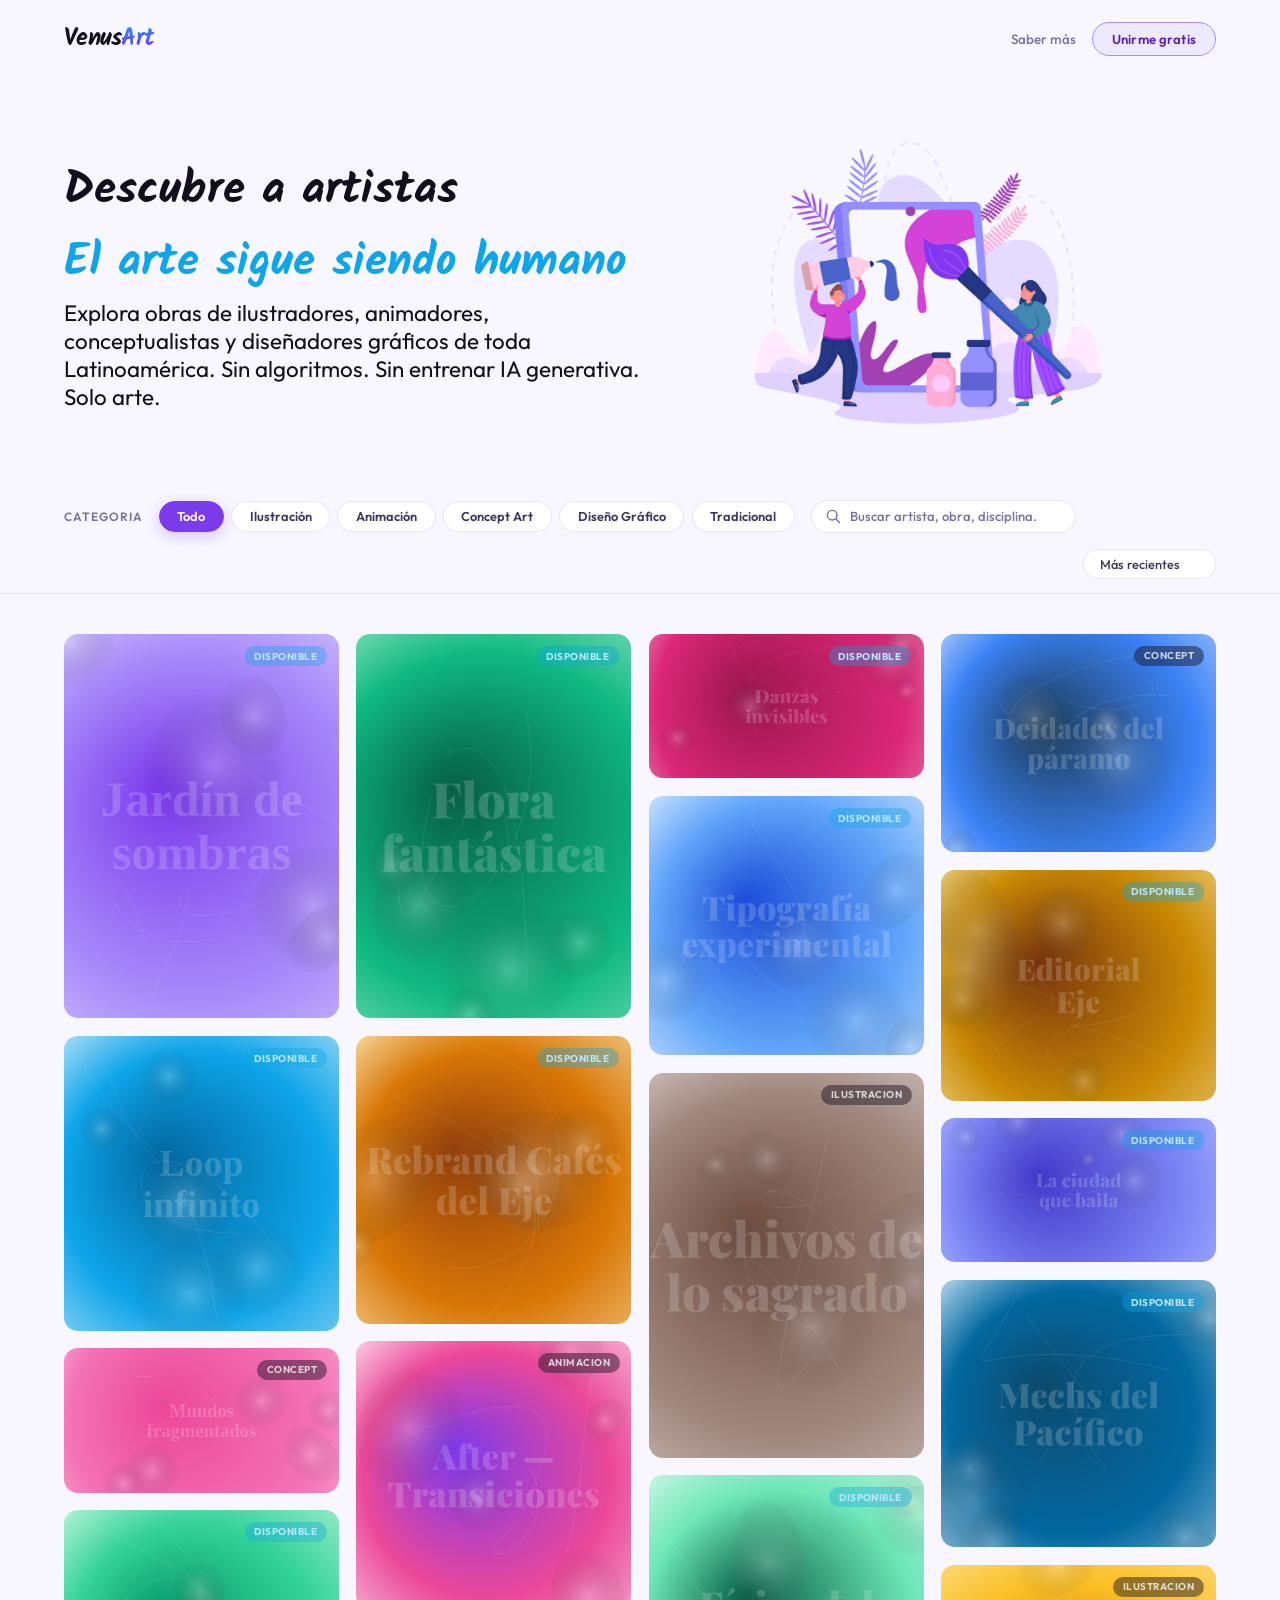
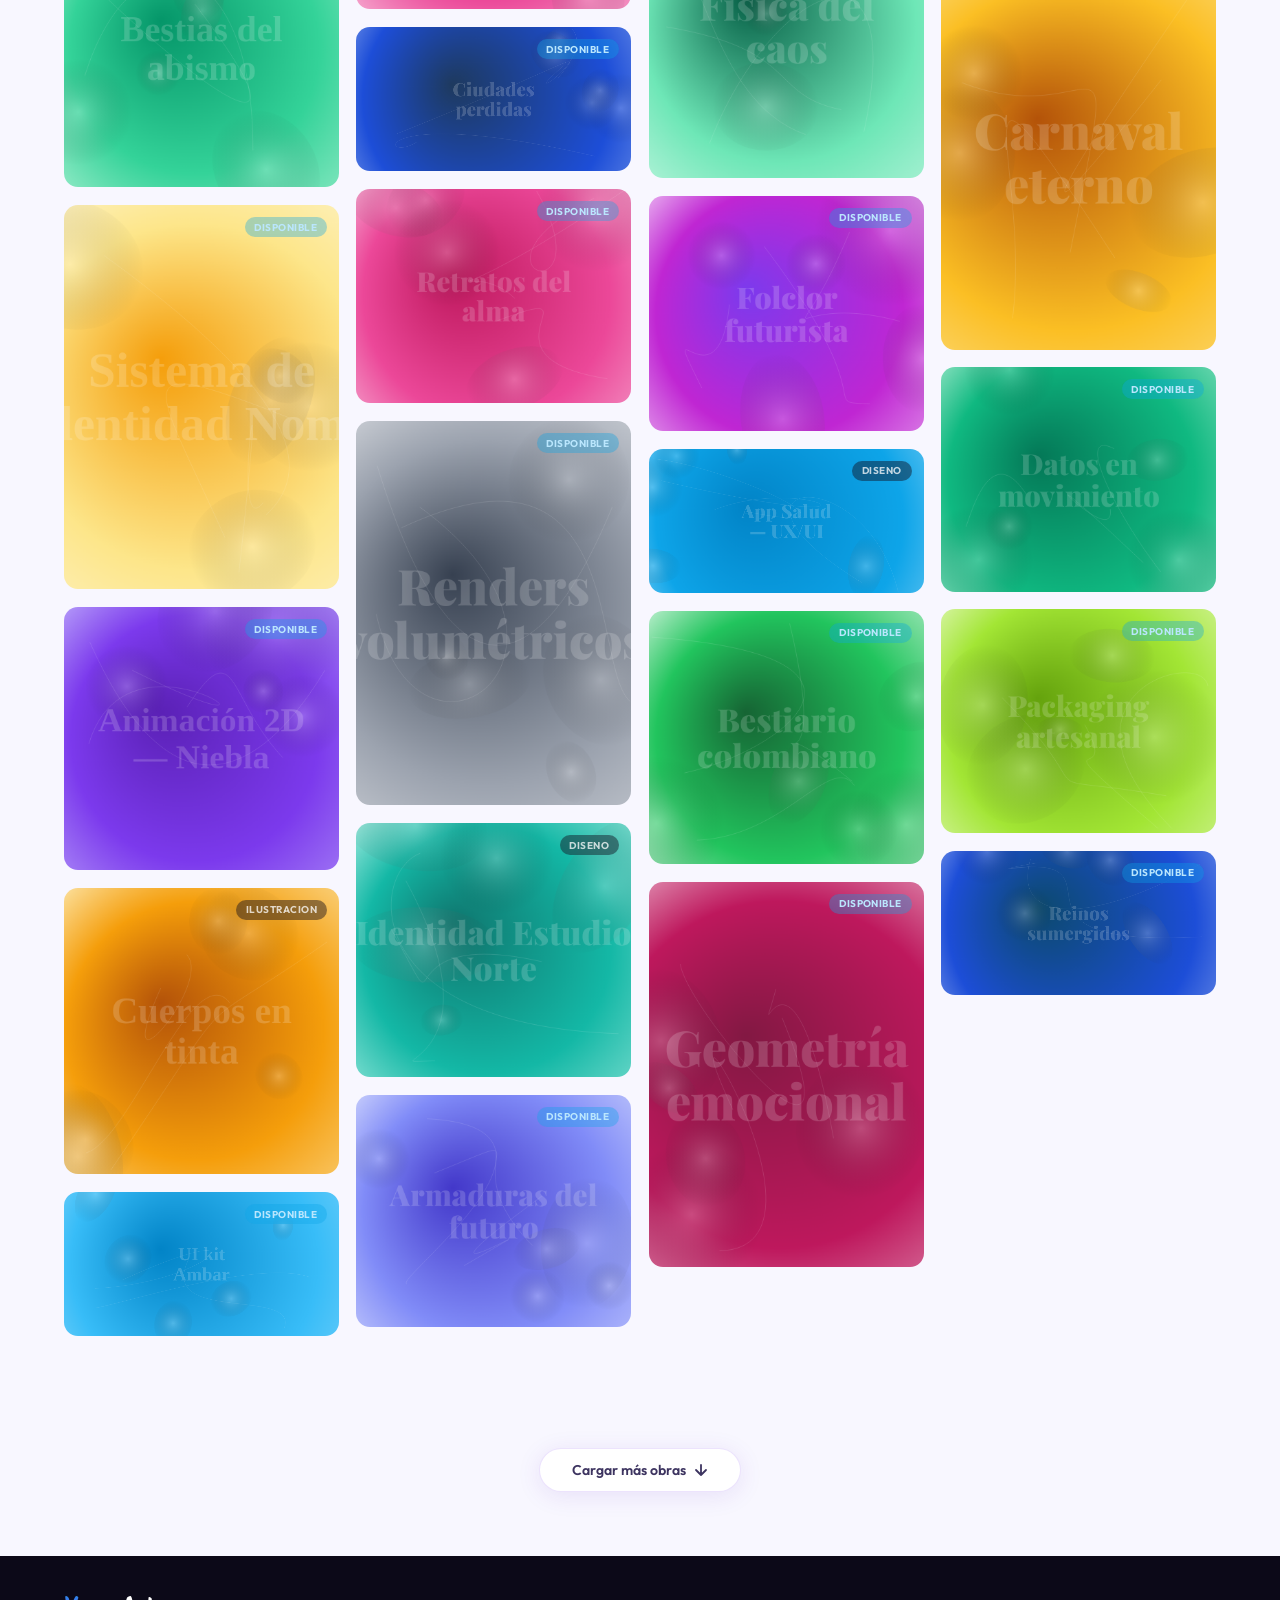
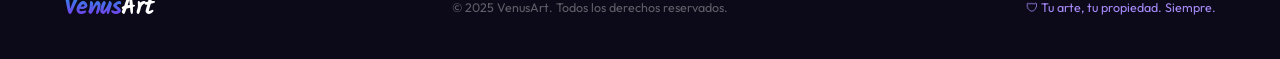
<file: index.html>
<!DOCTYPE html>
<html lang="en">

<head>
    <meta charset="UTF-8">
    <meta name="viewport" content="width=device-width, initial-scale=1.0">
    <title>VenusArt | Tu Portafolio Online</title>
    <link rel="stylesheet" href="style.css">

    <link rel="preconnect" href="https://fonts.googleapis.com">
    <link rel="preconnect" href="https://fonts.gstatic.com" crossorigin>
    <link
        href="https://fonts.googleapis.com/css2?family=Caveat:wght@400..700&family=Kalam:wght@300;400;700&family=Outfit:wght@300;400;600;800&display=swap"
        rel="stylesheet">
    <link
        href="https://fonts.googleapis.com/css2?family=Playfair+Display:ital,wght@0,400;0,700;0,900;1,400;1,700&family=Outfit:wght@300;400;500;600&display=swap"
        rel="stylesheet" />

</head>

<body>
    <nav class="nav" id="nav">
        <a href="index.html" class="nav__logo">
            Venus<span class="logo-v">Art</span>
        </a>

        <div class="nav__actions">
            <a href="explore.html" class="nav__login">Saber más</a>
            <a href="registro.html" class="btn btn--nav">Unirme gratis</a>
        </div>
    </nav>

    <header class="header">
        <div class="header-content">
            <div class="header-text">
                <h1>Descubre a artistas<br><span>El arte sigue siendo humano</span></h1>
                <p>Explora obras de ilustradores, animadores, conceptualistas y diseñadores gráficos de toda
                    Latinoamérica.
                    Sin algoritmos. Sin entrenar IA generativa. Solo arte.</p>
            </div>
            <div class="header-image">
                <img src="Img1.png" alt="hola">
            </div>
        </div>

        
    </header>

    <div class="filter-bar" id="filterBar">
        <span class="filter-bar__label">Categoria</span>
        <div class="filter-tabs" id="filterTabs">
            <button class="ft-btn active" data-cat="all">
                Todo
            </button>
            <button class="ft-btn" data-cat="ilustracion">
                Ilustración
            </button>
            <button class="ft-btn" data-cat="animacion">
                Animación
            </button>
            <button class="ft-btn" data-cat="concept-art">
                Concept Art
            </button>
            <button class="ft-btn" data-cat="diseño">
                Diseño Gráfico
            </button>
            <button class="ft-btn" data-cat="tradicional">
                Tradicional
            </button>
        </div>

        <div class="search-bar">
            <div class="search-box" id="searchBox" role="search">
                <svg class="search-box__icon" viewBox="0 0 20 20" fill="none" stroke="currentColor" stroke-width="1.8"
                    stroke-linecap="round" stroke-linejoin="round" aria-hidden="true">
                    <circle cx="9" cy="9" r="6" />
                    <path d="M13.5 13.5 18 18" />
                </svg>

                <input type="search" id="searchInput" class="search-box__input"
                    placeholder="Buscar artista, obra, disciplina…" autocomplete="off" spellcheck="false"
                    aria-label="Buscar en el muro" />

                <!-- Botón limpiar (solo visible cuando hay texto) -->
                <button class="search-box__clear" id="searchClear" aria-label="Limpiar búsqueda" tabindex="-1" hidden>
                    <svg viewBox="0 0 14 14" fill="none" stroke="currentColor" stroke-width="2" stroke-linecap="round"
                        aria-hidden="true">
                        <path d="M2 2l10 10M12 2 2 12" />
                    </svg>
                </button>

                <!-- Dropdown de sugerencias -->
                <ul class="search-box__suggestions" id="searchSuggestions" role="listbox" aria-label="Sugerencias"
                    hidden></ul>
            </div>
        </div>

        <div class="filter-bar__right">
            <select class="sort-select" id="sortSelect" aria-label="Ordenar por">
                <option value="recent">Más recientes</option>
                <option value="popular">Más populares</option>
                <option value="az">A → Z</option>
            </select>
        </div>
    </div>

    <main class="masonry-wrapper">
        <div class="masonry" id="masonryGrid" role="list">
            <!-- Cards inserted by JS -->
        </div>
        <div class="empty-state" id="emptyState">
            <div class="es-icon">🎨</div>
            <h3>Sin resultados</h3>
            <p>Prueba con otra disciplina o espera a que más artistas se sumen.</p>
        </div>
    </main>

    <div class="load-more-wrap">
        <button class="btn-load" id="loadMore">
            <span>Cargar más obras</span>
            <svg width="14" height="14" viewBox="0 0 14 14" fill="none" stroke="currentColor" stroke-width="1.8"
                stroke-linecap="round" stroke-linejoin="round" aria-hidden="true">
                <path d="M7 2v10M2 7l5 5 5-5" />
            </svg>
        </button>
    </div>

    <!-- MODAL LIGHTBOX -->
    <div class="modal-backdrop" id="modalBackdrop" role="dialog" aria-modal="true" aria-label="Vista de obra">
        <div class="modal" id="modal">
            <button class="modal__close" id="modalClose" aria-label="Cerrar">✕</button>
            <canvas class="modal__artwork" id="modalArtwork" width="680" height="420"></canvas>
            <div class="modal__body">
                <div class="modal__author-row">
                    <canvas class="modal__av" id="modalAv" width="44" height="44"></canvas>
                    <div class="modal__author-info">
                        <strong id="modalAuthorName">—</strong>
                        <span id="modalAuthorTag">—</span>
                    </div>
                </div>
                <h2 class="modal__title" id="modalTitle">—</h2>
                <p class="modal__desc" id="modalDesc">—</p>
                <div class="modal__tags" id="modalTags"></div>
                <div class="modal__actions">
                    <a href="#" class="btn--cta" id="btnContact">✉ Enviar propuesta</a>
                    <a href="portafolio.html" class="btn--ghost">Ver portafolio completo</a>
                </div>
            </div>
        </div>
    </div>

    <!-- FOOTER MINI -->
    <footer class="footer-mini">
        <a href="index.html" class="nav__logo"><span class="logo-v">Venus</span>Art</a>
        <span>© 2025 VenusArt. Todos los derechos reservados.</span>
        <span class="shield">🛡 Tu arte, tu propiedad. Siempre.</span>
    </footer>

    <script src="script.js"></script>
</body>

</html>
</file>
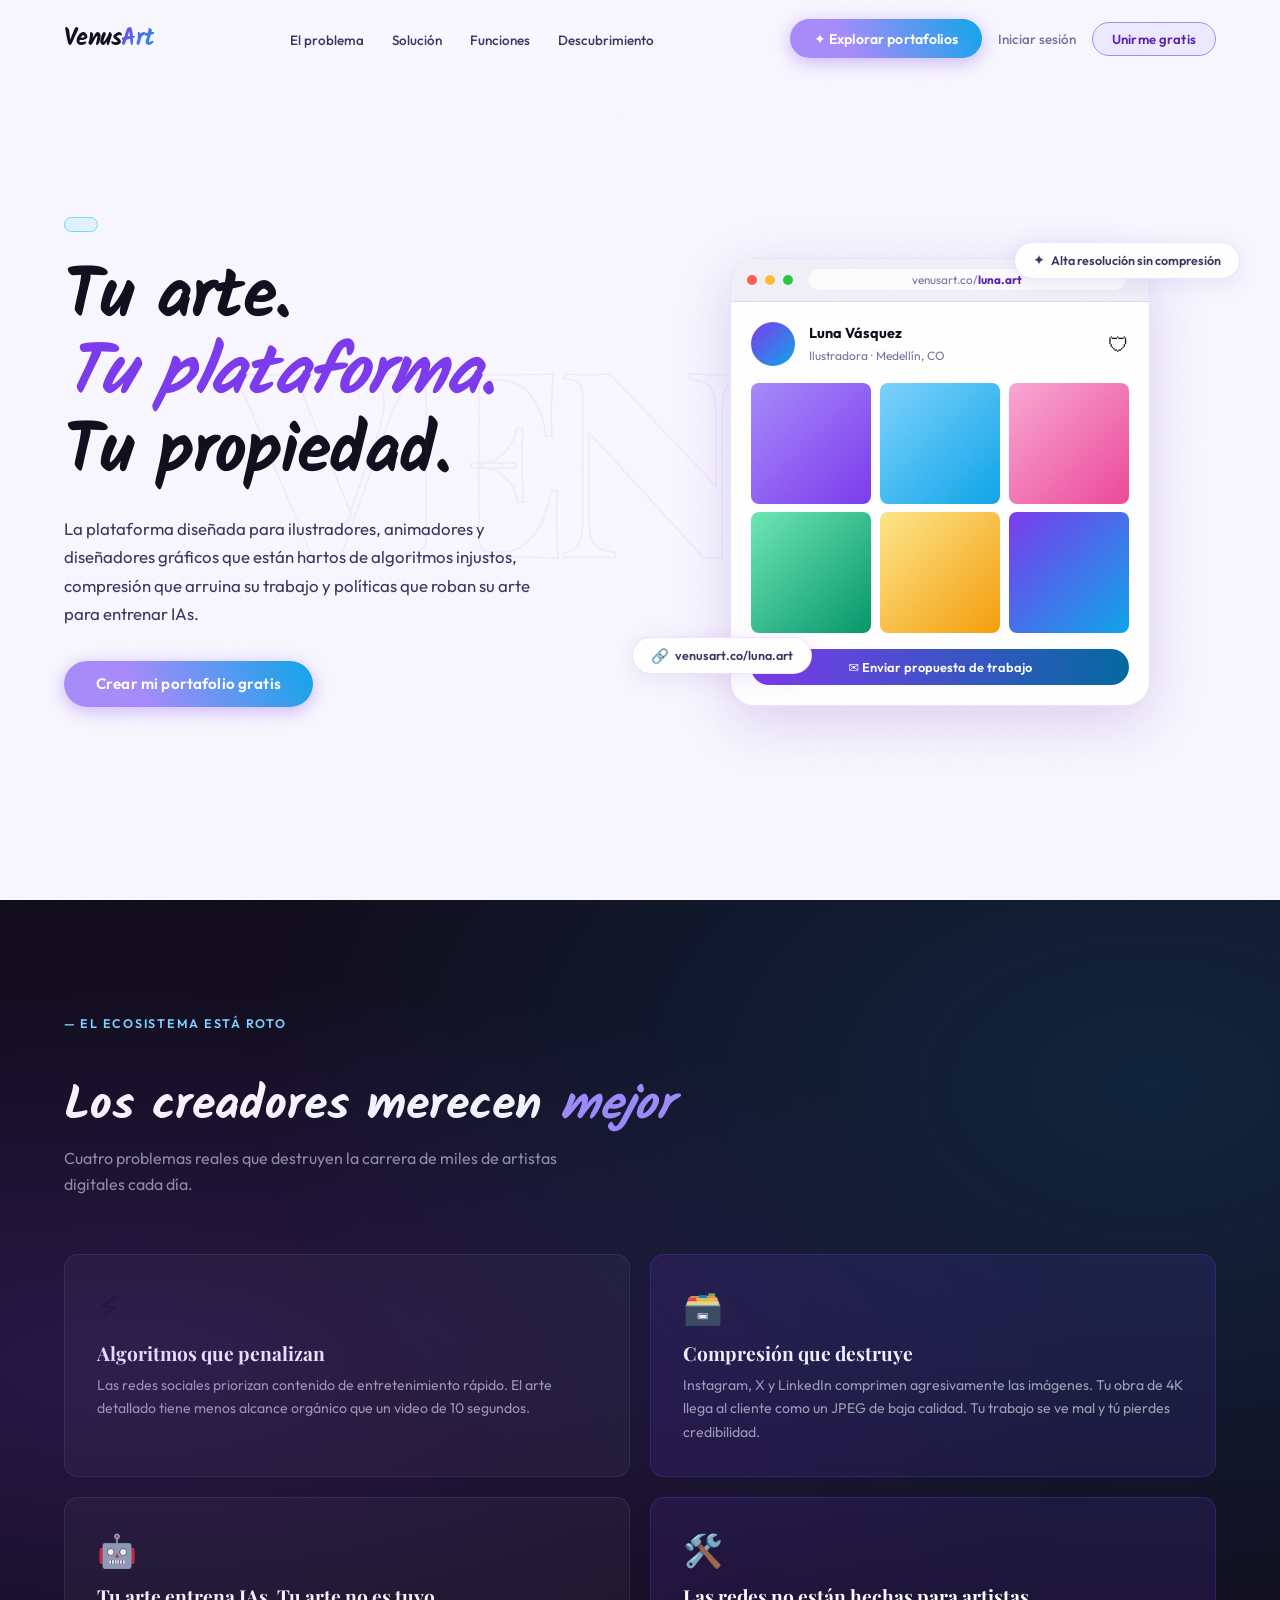
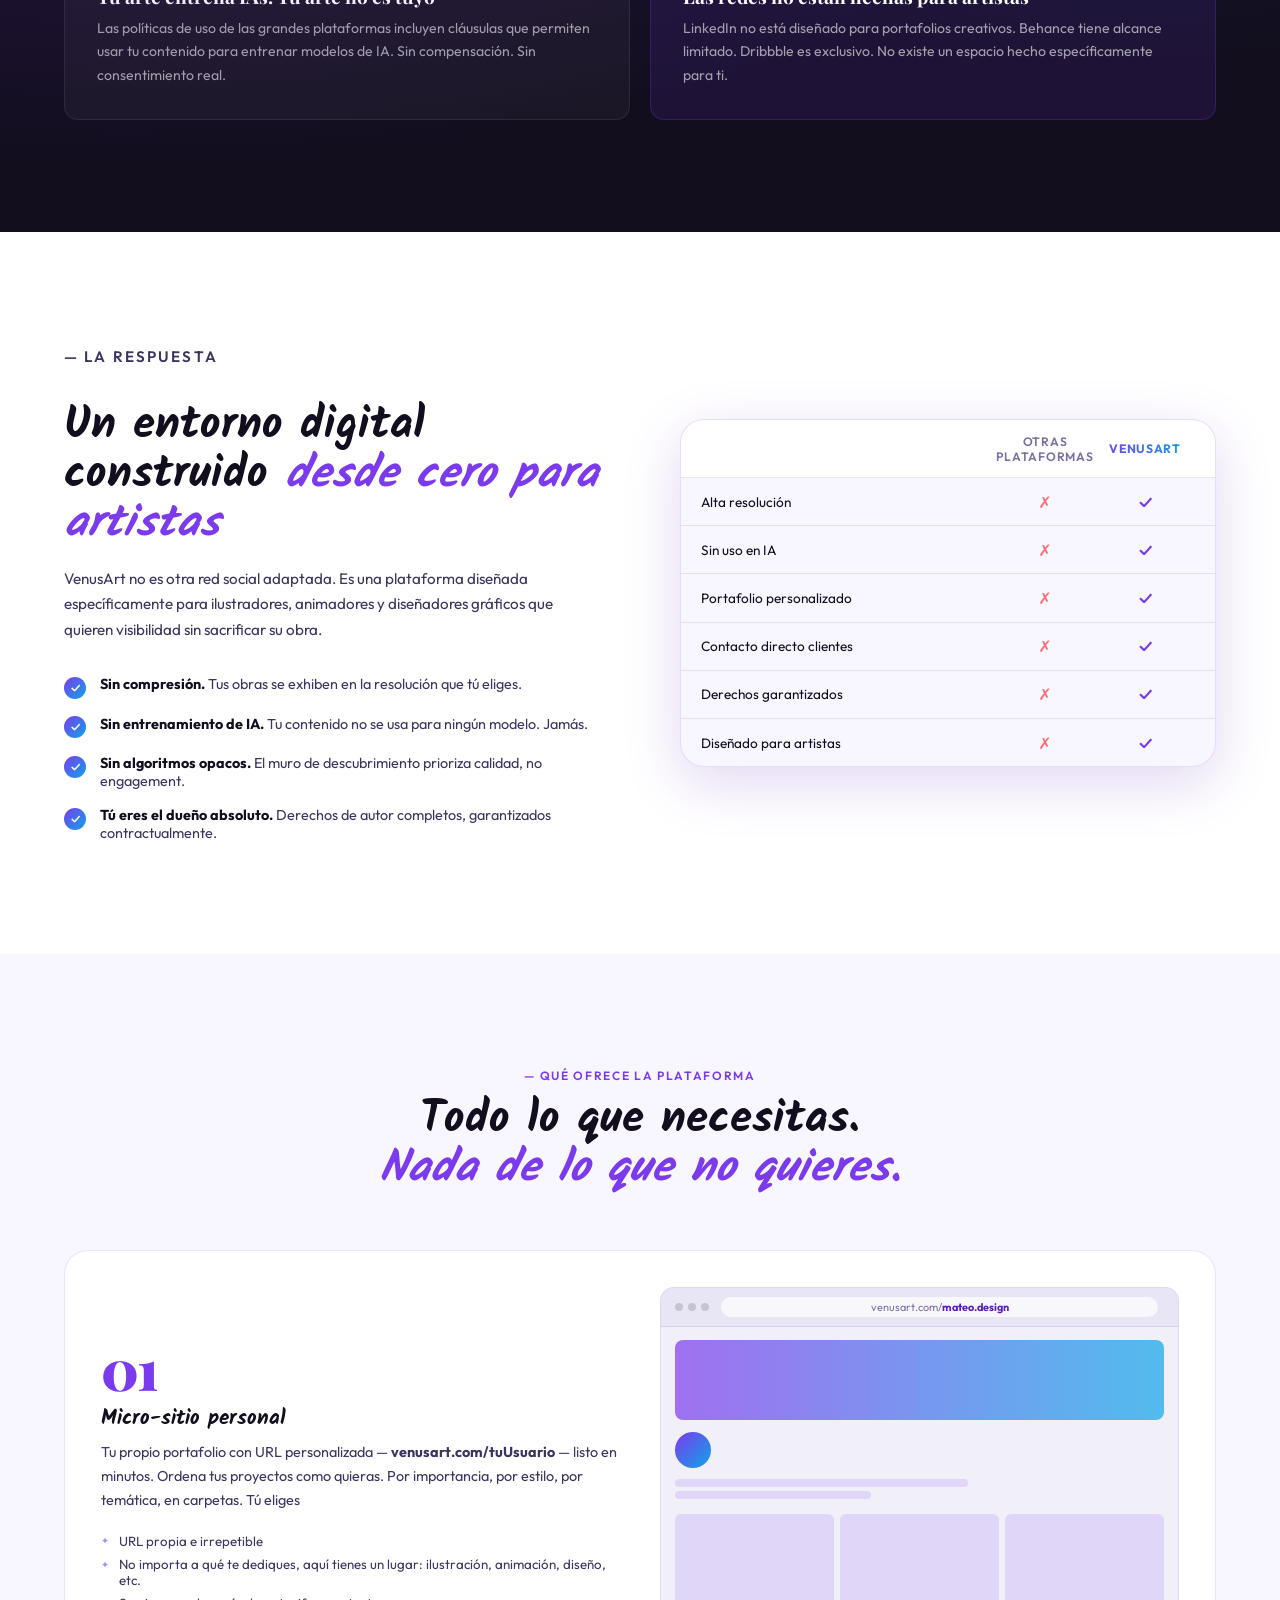
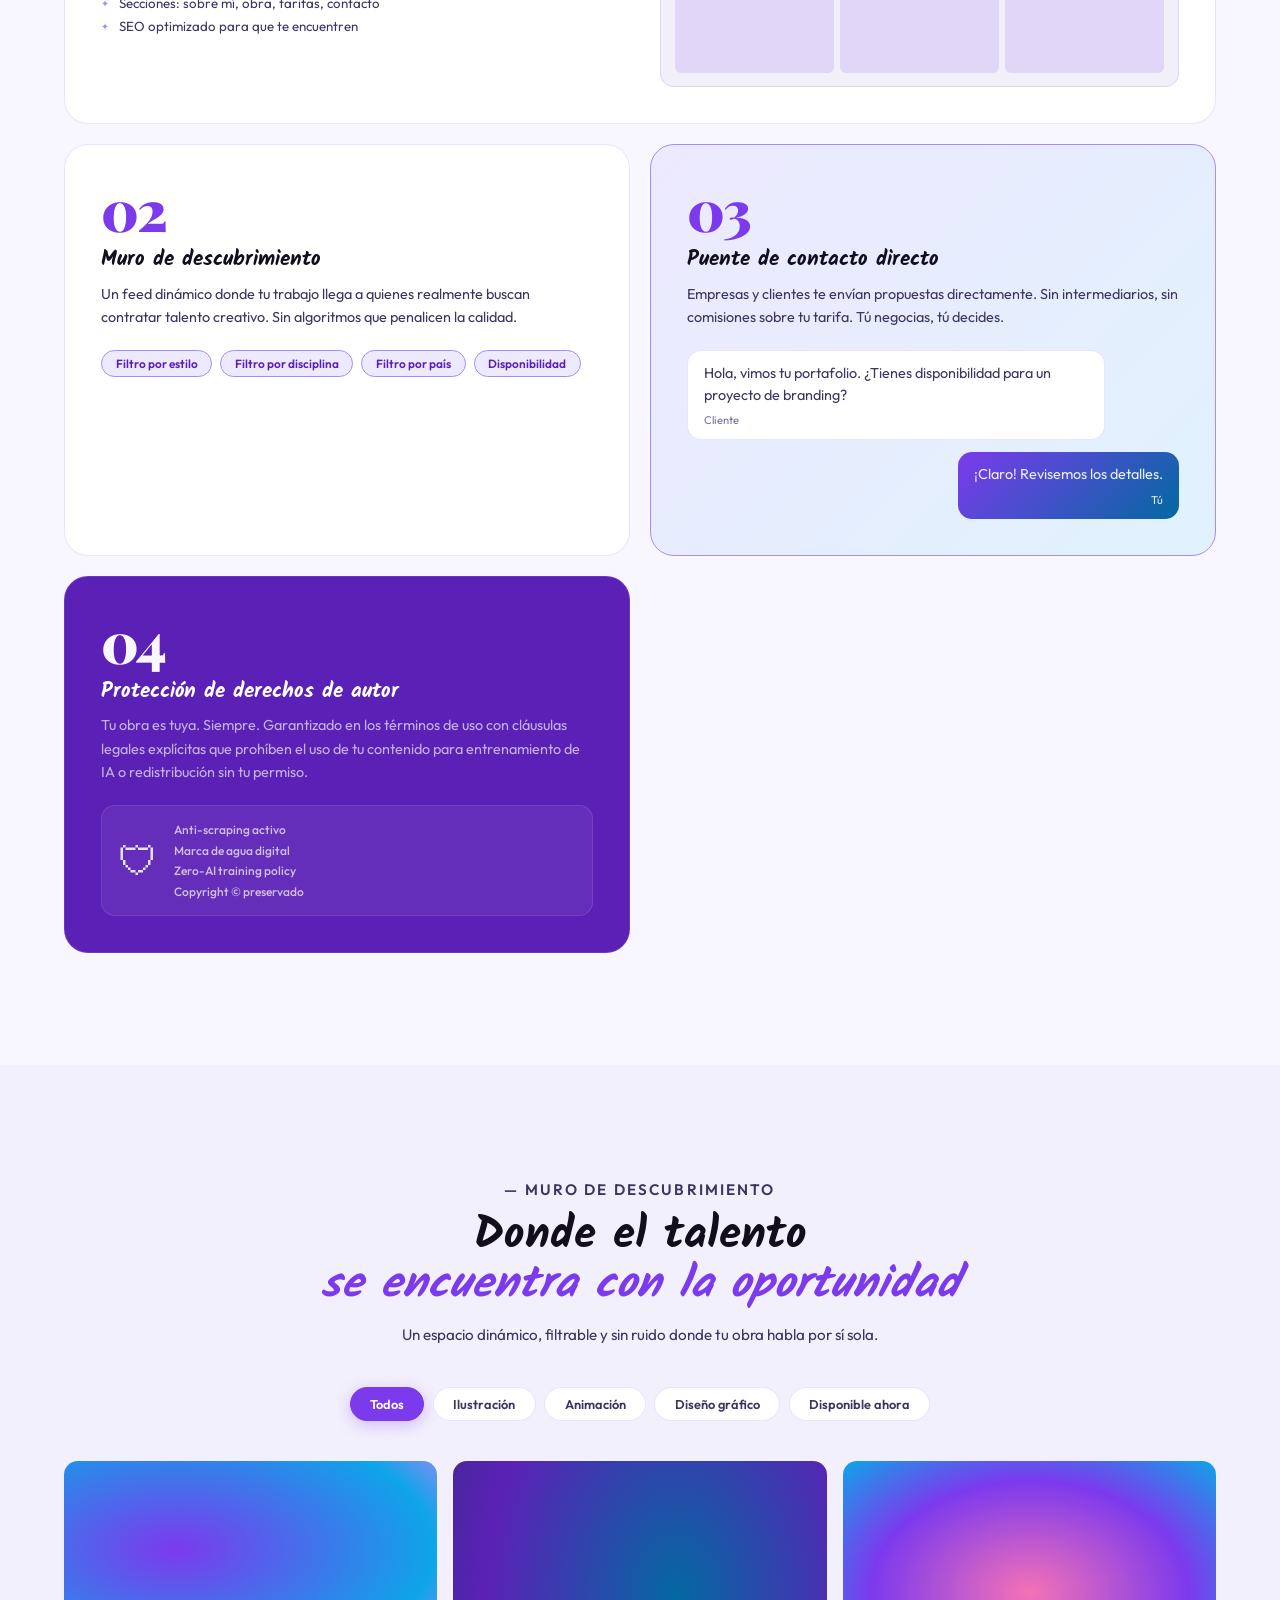
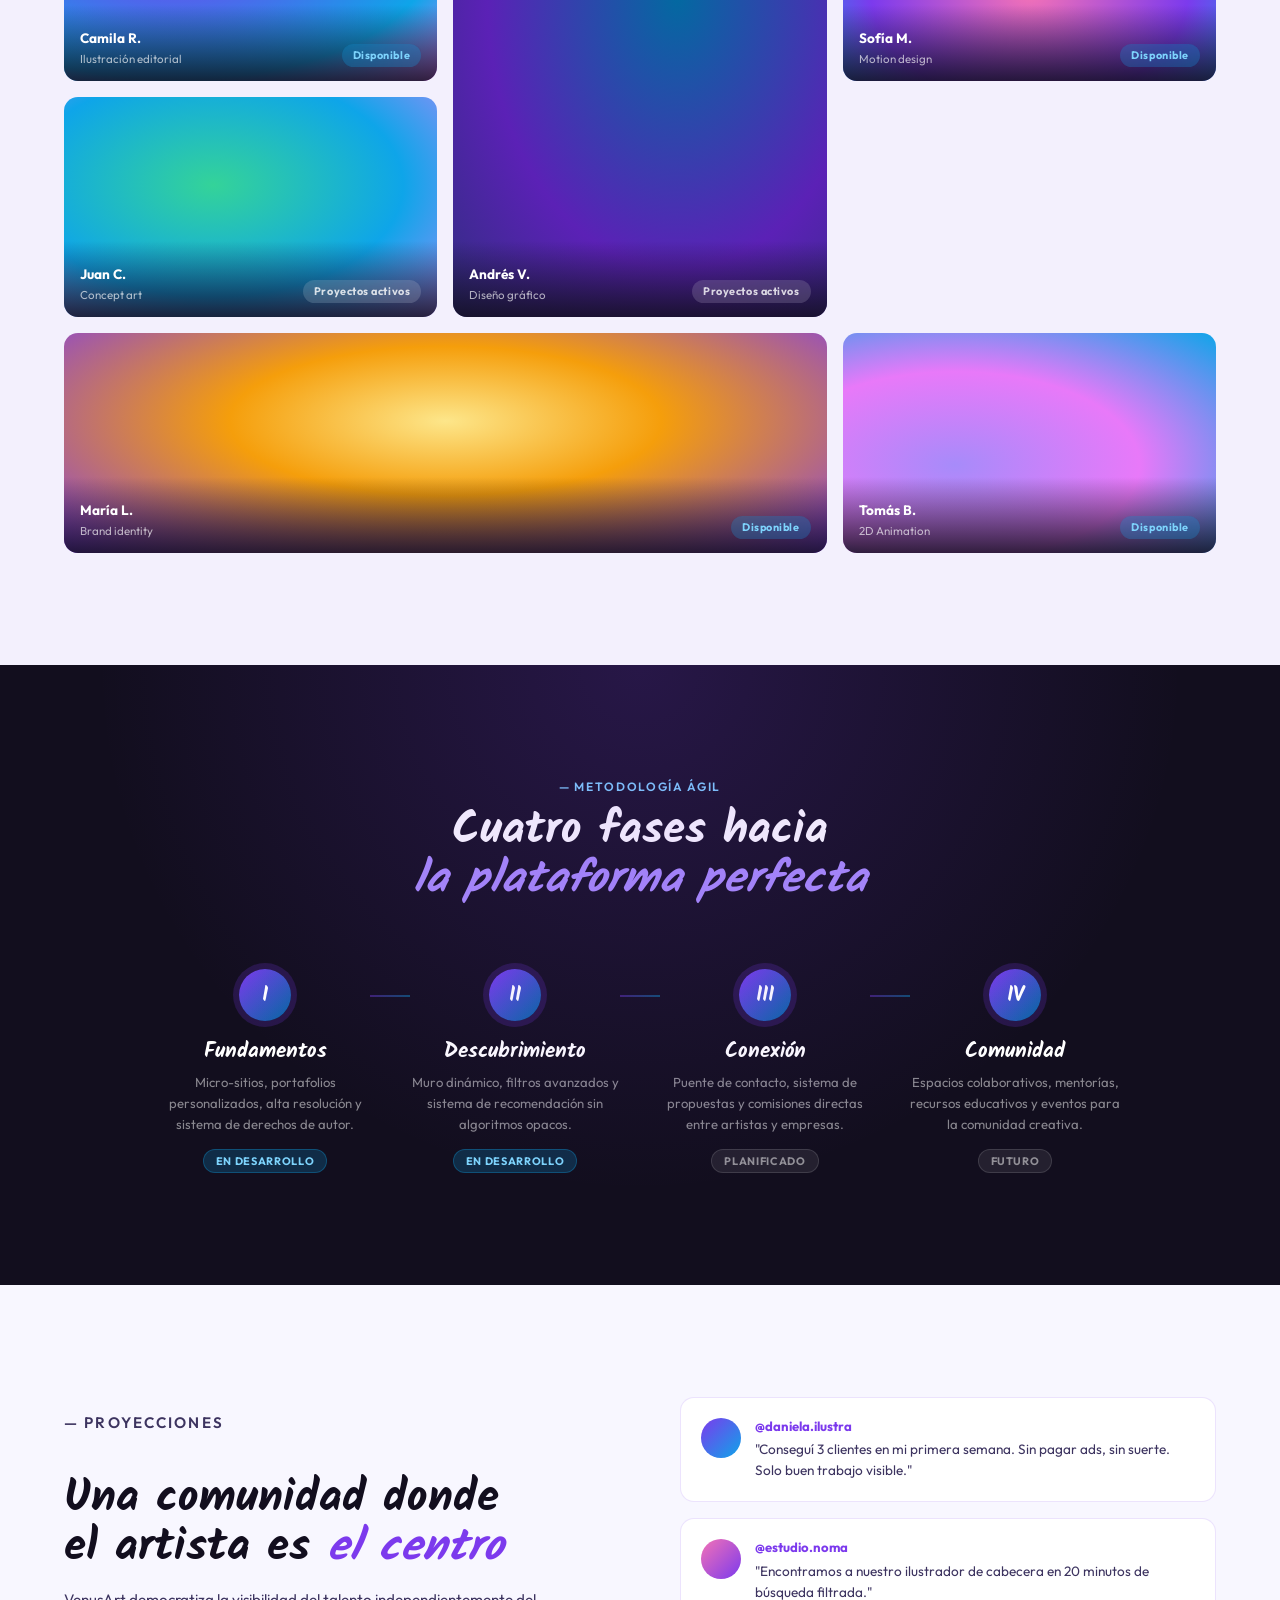
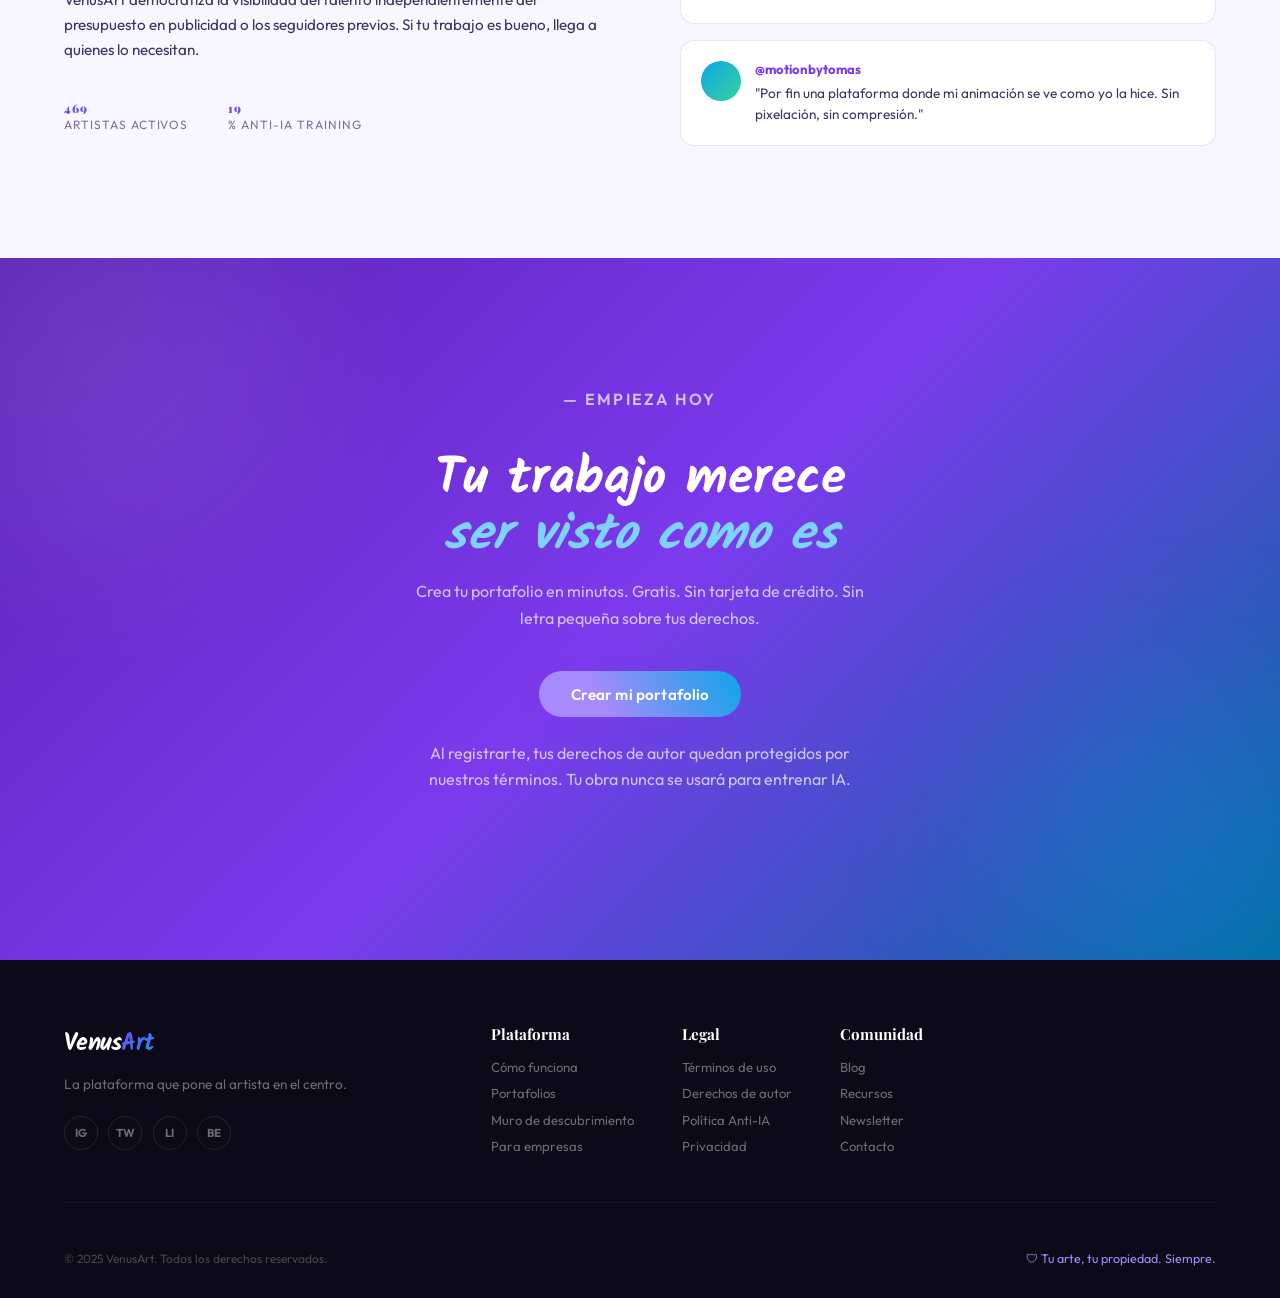
<file: explore.html>
<!DOCTYPE html>
<html lang="es">

<head>
    <meta charset="UTF-8" />
    <meta name="viewport" content="width=device-width, initial-scale=1.0" />
    <title>VenusArt — Tu arte. Tu plataforma. Tu propiedad.</title>
    <link rel="stylesheet" href="explore.css" />
    <link rel="preconnect" href="https://fonts.googleapis.com" />
    <link rel="preconnect" href="https://fonts.gstatic.com" crossorigin />
    <link
        href="https://fonts.googleapis.com/css2?family=Playfair+Display:ital,wght@0,400;0,700;0,900;1,400;1,700&family=Outfit:wght@300;400;500;600&display=swap"
        rel="stylesheet" />
    <link
        href="https://fonts.googleapis.com/css2?family=Caveat:wght@400..700&family=Kalam:wght@300;400;700&family=Outfit:wght@300;400;600;800&display=swap"
        rel="stylesheet">
</head>

<body>


    <!-- NOISE OVERLAY -->
    <div class="noise" aria-hidden="true"></div>

    <!-- ══════════ NAV ══════════ -->
    <nav class="nav" id="nav">
        <a href="index.html" class="nav__logo">
            Venus<span class="logo-v">Art</span>
        </a>

        <ul class="nav__links">
            <li><a href="#problema">El problema</a></li>
            <li><a href="#solucion">Solución</a></li>
            <li><a href="#funciones">Funciones</a></li>
            <li><a href="#muro">Descubrimiento</a></li>
        </ul>

        <div class="nav__actions">
            <a href="index.html" class="btn btn--primary btn--explore-nav">✦ Explorar portafolios</a>
            <a href="registro.html" class="nav__login">Iniciar sesión</a>
            <a href="registro.html" class="btn btn--nav">Unirme gratis</a>
        </div>

        <button class="nav__burger" id="burger" aria-label="Menú">
            <span></span><span></span>
        </button>
    </nav>

    <!-- MOBILE MENU -->
    <div class="mobile-menu" id="mobileMenu">
        <button class="mobile-menu__close" id="menuClose">✕</button>
        <nav>
            <a href="#problema" class="m-link">El problema</a>
            <a href="#solucion" class="m-link">Solución</a>
            <a href="#funciones" class="m-link">Funciones</a>
            <a href="#muro" class="m-link">Descubrimiento</a>
            <a href="#comunidad" class="m-link">Comunidad</a>
        </nav>
        <a href="registro.html" class="btn btn--primary" style="margin-top:2rem">Unirme gratis</a>
        <a href="index.html" class="btn btn--primary btn--explore-nav" style="margin-top:2rem">✦ Explorar portafolios</a>
    </div>

    <!-- ══════════ HERO ══════════ -->
    <section class="hero" id="hero">
        <div class="hero__bg-text" aria-hidden="true">VENUS</div>

        <div class="hero__left">
            <div class="hero__badge reveal">        
            </div>

            <h1 class="hero__title reveal">
                Tu arte.<br />
                <em>Tu plataforma.</em><br />
                Tu propiedad.
            </h1>

            <p class="hero__desc reveal">
                La plataforma diseñada para ilustradores, animadores y diseñadores gráficos que están hartos de
                algoritmos injustos, compresión que arruina su trabajo y políticas que roban su arte para entrenar IAs.
            </p>

            <div class="hero__ctas reveal">
                <a href="registro.html" class="btn btn--primary btn--lg">Crear mi portafolio gratis</a>
                
            </div>

            <div class="hero__proof reveal">
                
            </div>
        </div>

        <div class="hero__right reveal-scale">
            <!-- Mockup portafolio -->
            <div class="portfolio-mockup">
                <div class="pm__bar">
                    <span class="pm__dot pm__dot--r"></span>
                    <span class="pm__dot pm__dot--y"></span>
                    <span class="pm__dot pm__dot--g"></span>
                    <div class="pm__url">venusart.co/<strong>luna.art</strong></div>
                </div>
                <div class="pm__body">
                    <div class="pm__profile">
                        <div class="pm__avatar"></div>
                        <div class="pm__info">
                            <strong>Luna Vásquez</strong>
                            <span>Ilustradora · Medellín, CO</span>
                        </div>
                        <div class="pm__shield" title="Derechos protegidos">🛡</div>
                    </div>
                    <div class="pm__grid">
                        <div class="pm__work pm__work--1"></div>
                        <div class="pm__work pm__work--2"></div>
                        <div class="pm__work pm__work--3"></div>
                        <div class="pm__work pm__work--4"></div>
                        <div class="pm__work pm__work--5"></div>
                        <div class="pm__work pm__work--6"></div>
                    </div>
                    <a href="#" class="pm__contact">✉ Enviar propuesta de trabajo</a>
                </div>
            </div>

            <!-- Tag flotante -->
            <div class="float-tag float-tag--hd">
                <span class="ft-icon">✦</span> Alta resolución sin compresión
            </div>
            <div class="float-tag float-tag--link">
                <span class="ft-icon">🔗</span> venusart.co/luna.art
            </div>
        </div>
    </section>

    <!-- ══════════ PROBLEMA ══════════ -->
    <section class="problem" id="problema">
        <div class="problem__label">
            <span>— El ecosistema está roto</span>
        </div>

        <div class="problem__header">
            <h2 class="reveal">Los creadores merecen <em>mejor</em></h2>
            <p class="reveal">Cuatro problemas reales que destruyen la carrera de miles de artistas digitales cada día.
            </p>
        </div>

        <div class="problem__grid">
            <div class="pcard reveal">
                <div class="pcard__icon">⚡</div>
                <h3>Algoritmos que penalizan</h3>
                <p>Las redes sociales priorizan contenido de entretenimiento rápido. El arte detallado tiene menos
                    alcance orgánico que un video de 10 segundos.</p>
            </div>
            <div class="pcard pcard--accent reveal">
                <div class="pcard__icon">🗃️</div>
                <h3>Compresión que destruye</h3>
                <p>Instagram, X y LinkedIn comprimen agresivamente las imágenes. Tu obra de 4K llega al cliente como un
                    JPEG de baja calidad. Tu trabajo se ve mal y tú pierdes credibilidad.</p>
            </div>
            <div class="pcard reveal">
                <div class="pcard__icon">🤖</div>
                <h3>Tu arte entrena IAs. Tu arte no es tuyo</h3>
                <p>Las políticas de uso de las grandes plataformas incluyen cláusulas que permiten usar tu contenido
                    para entrenar modelos de IA. Sin compensación. Sin consentimiento real.</p>
            </div>
            <div class="pcard pcard--accent reveal">
                <div class="pcard__icon">🛠️</div>
                <h3>Las redes no están hechas para artistas
                </h3>
                <p>LinkedIn no está diseñado para portafolios creativos. Behance tiene alcance limitado. Dribbble es
                    exclusivo. No existe un espacio hecho específicamente para ti.</p>
            </div>
        </div>
    </section>

    <!-- ══════════ SOLUCIÓN ══════════ -->
    <section class="solution" id="solucion">
        <div class="solution__inner">
            <div class="solution__text">
                <p class="section-tag reveal">— La respuesta</p>
                <h2 class="reveal">Un entorno digital construido <em>desde cero para artistas</em></h2>
                <p class="reveal">VenusArt no es otra red social adaptada. Es una plataforma diseñada específicamente
                    para ilustradores, animadores y diseñadores gráficos que quieren visibilidad sin sacrificar su obra.
                </p>

                <ul class="solution__list reveal">
                    <li>
                        <span class="sl-check">✓</span>
                        <div>
                            <strong>Sin compresión.</strong> Tus obras se exhiben en la resolución que tú eliges.
                        </div>
                    </li>
                    <li>
                        <span class="sl-check">✓</span>
                        <div>
                            <strong>Sin entrenamiento de IA.</strong> Tu contenido no se usa para ningún modelo. Jamás.
                        </div>
                    </li>
                    <li>
                        <span class="sl-check">✓</span>
                        <div>
                            <strong>Sin algoritmos opacos.</strong> El muro de descubrimiento prioriza calidad, no
                            engagement.
                        </div>
                    </li>
                    <li>
                        <span class="sl-check">✓</span>
                        <div>
                            <strong>Tú eres el dueño absoluto.</strong> Derechos de autor completos, garantizados
                            contractualmente.
                        </div>
                    </li>
                </ul>
            </div>

            <div class="solution__visual reveal-scale">
                <div class="vs-card">
                    <div class="vs-row vs-row--head">
                        <span></span>
                        <span class="vs-col vs-col--bad">Otras plataformas</span>
                        <span class="vs-col vs-col--good">VenusArt</span>
                    </div>
                    <div class="vs-row">
                        <span>Alta resolución</span>
                        <span class="vs-col"><i class="x">✗</i></span>
                        <span class="vs-col"><i class="chk">✓</i></span>
                    </div>
                    <div class="vs-row">
                        <span>Sin uso en IA</span>
                        <span class="vs-col"><i class="x">✗</i></span>
                        <span class="vs-col"><i class="chk">✓</i></span>
                    </div>
                    <div class="vs-row">
                        <span>Portafolio personalizado</span>
                        <span class="vs-col"><i class="x">✗</i></span>
                        <span class="vs-col"><i class="chk">✓</i></span>
                    </div>
                    <div class="vs-row">
                        <span>Contacto directo clientes</span>
                        <span class="vs-col"><i class="x">✗</i></span>
                        <span class="vs-col"><i class="chk">✓</i></span>
                    </div>
                    <div class="vs-row">
                        <span>Derechos garantizados</span>
                        <span class="vs-col"><i class="x">✗</i></span>
                        <span class="vs-col"><i class="chk">✓</i></span>
                    </div>
                    <div class="vs-row">
                        <span>Diseñado para artistas</span>
                        <span class="vs-col"><i class="x">✗</i></span>
                        <span class="vs-col"><i class="chk">✓</i></span>
                    </div>
                </div>
            </div>
        </div>
    </section>

    <!-- ══════════ FUNCIONES ══════════ -->
    <section class="features" id="funciones">
        <div class="features__header">
            <p class="section-tag reveal">— Qué ofrece la plataforma</p>
            <h2 class="reveal">Todo lo que necesitas.<br /><em>Nada de lo que no quieres.</em></h2>
        </div>

        <div class="features__grid">

            <!-- F1: Micrositio -->
            <div class="fcard fcard--full reveal">
                <div class="fcard__content">
                    <div class="fcard__num">01</div>
                    <h3>Micro-sitio personal</h3>
                    <p>Tu propio portafolio con URL personalizada — <strong>venusart.com/tuUsuario</strong> — listo en
                        minutos. Ordena tus proyectos como quieras. Por importancia, por estilo, por temática, en carpetas. Tú eliges</p>
                    <ul>
                        <li>URL propia e irrepetible</li>
                        <li>No importa a qué te dediques, aquí tienes un lugar: ilustración, animación, diseño, etc.</li>
                        <li>Secciones: sobre mí, obra, tarifas, contacto</li>
                        <li>SEO optimizado para que te encuentren</li>
                    </ul>
                </div>
                <div class="fcard__visual fcard__visual--site">
                    <div class="mini-browser">
                        <div class="mb__bar">
                            <div class="mb__dots"><span></span><span></span><span></span></div>
                            <div class="mb__addr">venusart.com/<strong>mateo.design</strong></div>
                        </div>
                        <div class="mb__screen">
                            <div class="mb__hero-strip"></div>
                            <div class="mb__content">
                                <div class="mb__avatar"></div>
                                <div class="mb__lines">
                                    <span style="width:60%"></span>
                                    <span style="width:40%"></span>
                                </div>
                                <div class="mb__works">
                                    <div></div>
                                    <div></div>
                                    <div></div>
                                </div>
                            </div>
                        </div>
                    </div>
                </div>
            </div>

            <!-- F2: Muro -->
            <div class="fcard reveal">
                <div class="fcard__num">02</div>
                <h3>Muro de descubrimiento</h3>
                <p>Un feed dinámico donde tu trabajo llega a quienes realmente buscan contratar talento creativo. Sin
                    algoritmos que penalicen la calidad.</p>
                <div class="fcard__pill-list">
                    <span>Filtro por estilo</span>
                    <span>Filtro por disciplina</span>
                    <span>Filtro por país</span>
                    <span>Disponibilidad</span>
                </div>
            </div>

            <!-- F3: Contacto -->
            <div class="fcard fcard--purple reveal">
                <div class="fcard__num">03</div>
                <h3>Puente de contacto directo</h3>
                <p>Empresas y clientes te envían propuestas directamente. Sin intermediarios, sin comisiones sobre tu
                    tarifa. Tú negocias, tú decides.</p>
                <div class="contact-demo">
                    <div class="cd__msg cd__msg--in">
                        <p>Hola, vimos tu portafolio. ¿Tienes disponibilidad para un proyecto de branding?</p>
                        <span>Cliente</span>
                    </div>
                    <div class="cd__msg cd__msg--out">
                        <p>¡Claro! Revisemos los detalles.</p>
                        <span>Tú</span>
                    </div>
                </div>
            </div>

            <!-- F4: Derechos -->
            <div class="fcard fcard--dark reveal">
                <div class="fcard__num">04</div>
                <h3 class="fcard__title">Protección de derechos de autor</h3>
                <p>Tu obra es tuya. Siempre. Garantizado en los términos de uso con cláusulas legales explícitas que
                    prohíben el uso de tu contenido para entrenamiento de IA o redistribución sin tu permiso.</p>
                <div class="shield-visual">
                    <div class="shield-icon">🛡</div>
                    <div class="shield-lines">
                        <span>Anti-scraping activo</span>
                        <span>Marca de agua digital</span>
                        <span>Zero-AI training policy</span>
                        <span>Copyright © preservado</span>
                    </div>
                </div>
            </div>

        </div>
    </section>

    <!-- ══════════ MURO DESCUBRIMIENTO ══════════ -->
    <section class="discovery" id="muro">
        <div class="discovery__header">
            <p class="section-tag reveal">— Muro de descubrimiento</p>
            <h2 class="reveal">Donde el talento<br /><em>se encuentra con la oportunidad</em></h2>
            <p class="reveal">Un espacio dinámico, filtrable y sin ruido donde tu obra habla por sí sola.</p>
        </div>

        <div class="discovery__filters reveal">
            <button class="df-btn active" data-df="all">Todos</button>
            <button class="df-btn" data-df="ilustracion">Ilustración</button>
            <button class="df-btn" data-df="animacion">Animación</button>
            <button class="df-btn" data-df="diseno">Diseño gráfico</button>
            <button class="df-btn" data-df="disponible">Disponible ahora</button>
        </div>

        <div class="discovery__wall" id="discoveryWall">
            <div class="dw-card" data-df="ilustracion">
                <div class="dw-card__img dw-img--1"></div>
                <div class="dw-card__footer">
                    <div class="dw-card__info">
                        <strong>Camila R.</strong>
                        <span>Ilustración editorial</span>
                    </div>
                    <span class="dw-badge dw-badge--open">Disponible</span>
                </div>
            </div>
            <div class="dw-card dw-card--tall" data-df="diseno">
                <div class="dw-card__img dw-img--2"></div>
                <div class="dw-card__footer">
                    <div class="dw-card__info">
                        <strong>Andrés V.</strong>
                        <span>Diseño gráfico</span>
                    </div>
                    <span class="dw-badge">Proyectos activos</span>
                </div>
            </div>
            <div class="dw-card" data-df="animacion">
                <div class="dw-card__img dw-img--3"></div>
                <div class="dw-card__footer">
                    <div class="dw-card__info">
                        <strong>Sofía M.</strong>
                        <span>Motion design</span>
                    </div>
                    <span class="dw-badge dw-badge--open">Disponible</span>
                </div>
            </div>
            <div class="dw-card" data-df="ilustracion">
                <div class="dw-card__img dw-img--4"></div>
                <div class="dw-card__footer">
                    <div class="dw-card__info">
                        <strong>Juan C.</strong>
                        <span>Concept art</span>
                    </div>
                    <span class="dw-badge">Proyectos activos</span>
                </div>
            </div>
            <div class="dw-card dw-card--wide" data-df="diseno">
                <div class="dw-card__img dw-img--5"></div>
                <div class="dw-card__footer">
                    <div class="dw-card__info">
                        <strong>María L.</strong>
                        <span>Brand identity</span>
                    </div>
                    <span class="dw-badge dw-badge--open">Disponible</span>
                </div>
            </div>
            <div class="dw-card" data-df="animacion">
                <div class="dw-card__img dw-img--6"></div>
                <div class="dw-card__footer">
                    <div class="dw-card__info">
                        <strong>Tomás B.</strong>
                        <span>2D Animation</span>
                    </div>
                    <span class="dw-badge dw-badge--open">Disponible</span>
                </div>
            </div>
        </div>
    </section>

    <!-- ══════════ ROADMAP ══════════ -->
    <section class="roadmap" id="fases">
        <div class="roadmap__header">
            <p class="section-tag reveal">— Metodología ágil</p>
            <h2 class="reveal">Cuatro fases hacia<br /><em>la plataforma perfecta</em></h2>
        </div>
        <div class="roadmap__track">
            <div class="rm-phase reveal">
                <div class="rm-phase__num">I</div>
                <div class="rm-phase__body">
                    <h4>Fundamentos</h4>
                    <p>Micro-sitios, portafolios personalizados, alta resolución y sistema de derechos de autor.</p>
                    <span class="rm-tag rm-tag--done">En desarrollo</span>
                </div>
            </div>
            <div class="rm-connector" aria-hidden="true"></div>
            <div class="rm-phase reveal">
                <div class="rm-phase__num">II</div>
                <div class="rm-phase__body">
                    <h4>Descubrimiento</h4>
                    <p>Muro dinámico, filtros avanzados y sistema de recomendación sin algoritmos opacos.</p>
                    <span class="rm-tag rm-tag--done">En desarrollo</span>
                </div>
            </div>
            <div class="rm-connector" aria-hidden="true"></div>
            <div class="rm-phase reveal">
                <div class="rm-phase__num">III</div>
                <div class="rm-phase__body">
                    <h4>Conexión</h4>
                    <p>Puente de contacto, sistema de propuestas y comisiones directas entre artistas y empresas.</p>
                    <span class="rm-tag">Planificado</span>
                </div>
            </div>
            <div class="rm-connector" aria-hidden="true"></div>
            <div class="rm-phase reveal">
                <div class="rm-phase__num">IV</div>
                <div class="rm-phase__body">
                    <h4>Comunidad</h4>
                    <p>Espacios colaborativos, mentorías, recursos educativos y eventos para la comunidad creativa.</p>
                    <span class="rm-tag">Futuro</span>
                </div>
            </div>
        </div>
    </section>

    <!-- ══════════ COMUNIDAD ══════════ -->
    <section class="community" id="comunidad">
        <div class="community__inner">
            <div class="community__text">
                <p class="section-tag reveal">— Proyecciones</p>
                <h2 class="reveal">Una comunidad donde<br />el artista es <em>el centro</em></h2>
                <p class="reveal">VenusArt democratiza la visibilidad del talento independientemente del presupuesto en
                    publicidad o los seguidores previos. Si tu trabajo es bueno, llega a quienes lo necesitan.</p>
                <div class="community__stats reveal">
                    <div class="cstat">
                        <span class="cstat__n" data-target="2400">0</span>
                        <span>Artistas activos</span>
                    </div>
                    <div class="cstat">
                        <span class="cstat__n" data-target="100">0</span>
                        <span>% Anti-IA training</span>
                    </div>
                </div>
            </div>
            <div class="community__wall reveal-scale">
                <div class="cw-item cw-item--1">
                    <div class="cw-avatar"></div>
                    <div class="cw-text">
                        <strong>@daniela.ilustra</strong>
                        <p>"Conseguí 3 clientes en mi primera semana. Sin pagar ads, sin suerte. Solo buen trabajo
                            visible."</p>
                    </div>
                </div>
                <div class="cw-item cw-item--2">
                    <div class="cw-avatar"></div>
                    <div class="cw-text">
                        <strong>@estudio.noma</strong>
                        <p>"Encontramos a nuestro ilustrador de cabecera en 20 minutos de búsqueda filtrada."</p>
                    </div>
                </div>
                <div class="cw-item cw-item--3">
                    <div class="cw-avatar"></div>
                    <div class="cw-text">
                        <strong>@motionbytomas</strong>
                        <p>"Por fin una plataforma donde mi animación se ve como yo la hice. Sin pixelación, sin
                            compresión."</p>
                    </div>
                </div>
            </div>
        </div>
    </section>

    <!-- ══════════ CTA FINAL ══════════ -->
    <section class="cta-final">
        <div class="cta-final__bg" aria-hidden="true">
            <div class="ctabg-blob ctabg-blob--1"></div>
            <div class="ctabg-blob ctabg-blob--2"></div>
        </div>
        <div class="cta-final__content reveal">
            <p class="section-tag">— Empieza hoy</p>
            <h2>Tu trabajo merece<br /><em>ser visto como es</em></h2>
            <p>Crea tu portafolio en minutos. Gratis. Sin tarjeta de crédito. Sin letra pequeña sobre tus derechos.</p>
            <div class="cta-final__actions">
                <a href="registro.html" class="btn btn--primary btn--lg">Crear mi portafolio</a>
            </div>
            <p class="cta-final__legal">Al registrarte, tus derechos de autor quedan protegidos por nuestros términos.
                Tu obra nunca se usará para entrenar IA.</p>
        </div>
    </section>

    <!-- ══════════ FOOTER ══════════ -->
    <footer class="footer">
        <div class="footer__top">
            <div class="footer__brand">
                <a href="index.html" class="nav__logo">Venus<span class="logo-v">Art</span></a>
                <p>La plataforma que pone al artista en el centro.</p>
                <div class="footer__social">
                    <a href="#" aria-label="Instagram">IG</a>
                    <a href="#" aria-label="Twitter">TW</a>
                    <a href="#" aria-label="LinkedIn">LI</a>
                    <a href="#" aria-label="Behance">BE</a>
                </div>
            </div>
            <div class="footer__cols">
                <div>
                    <h5>Plataforma</h5>
                    <a href="#">Cómo funciona</a>
                    <a href="#">Portafolios</a>
                    <a href="#">Muro de descubrimiento</a>
                    <a href="#">Para empresas</a>
                </div>
                <div>
                    <h5>Legal</h5>
                    <a href="#">Términos de uso</a>
                    <a href="#">Derechos de autor</a>
                    <a href="#">Política Anti-IA</a>
                    <a href="#">Privacidad</a>
                </div>
                <div>
                    <h5>Comunidad</h5>
                    <a href="#">Blog</a>
                    <a href="#">Recursos</a>
                    <a href="#">Newsletter</a>
                    <a href="#">Contacto</a>
                </div>
            </div>
        </div>
        <div class="footer__bottom">
            <span>© 2025 VenusArt. Todos los derechos reservados.</span>
            <span class="footer__shield">🛡 Tu arte, tu propiedad. Siempre.</span>
        </div>
    </footer>

    <script src="explore.js"></script>
</body>

</html>
</file>
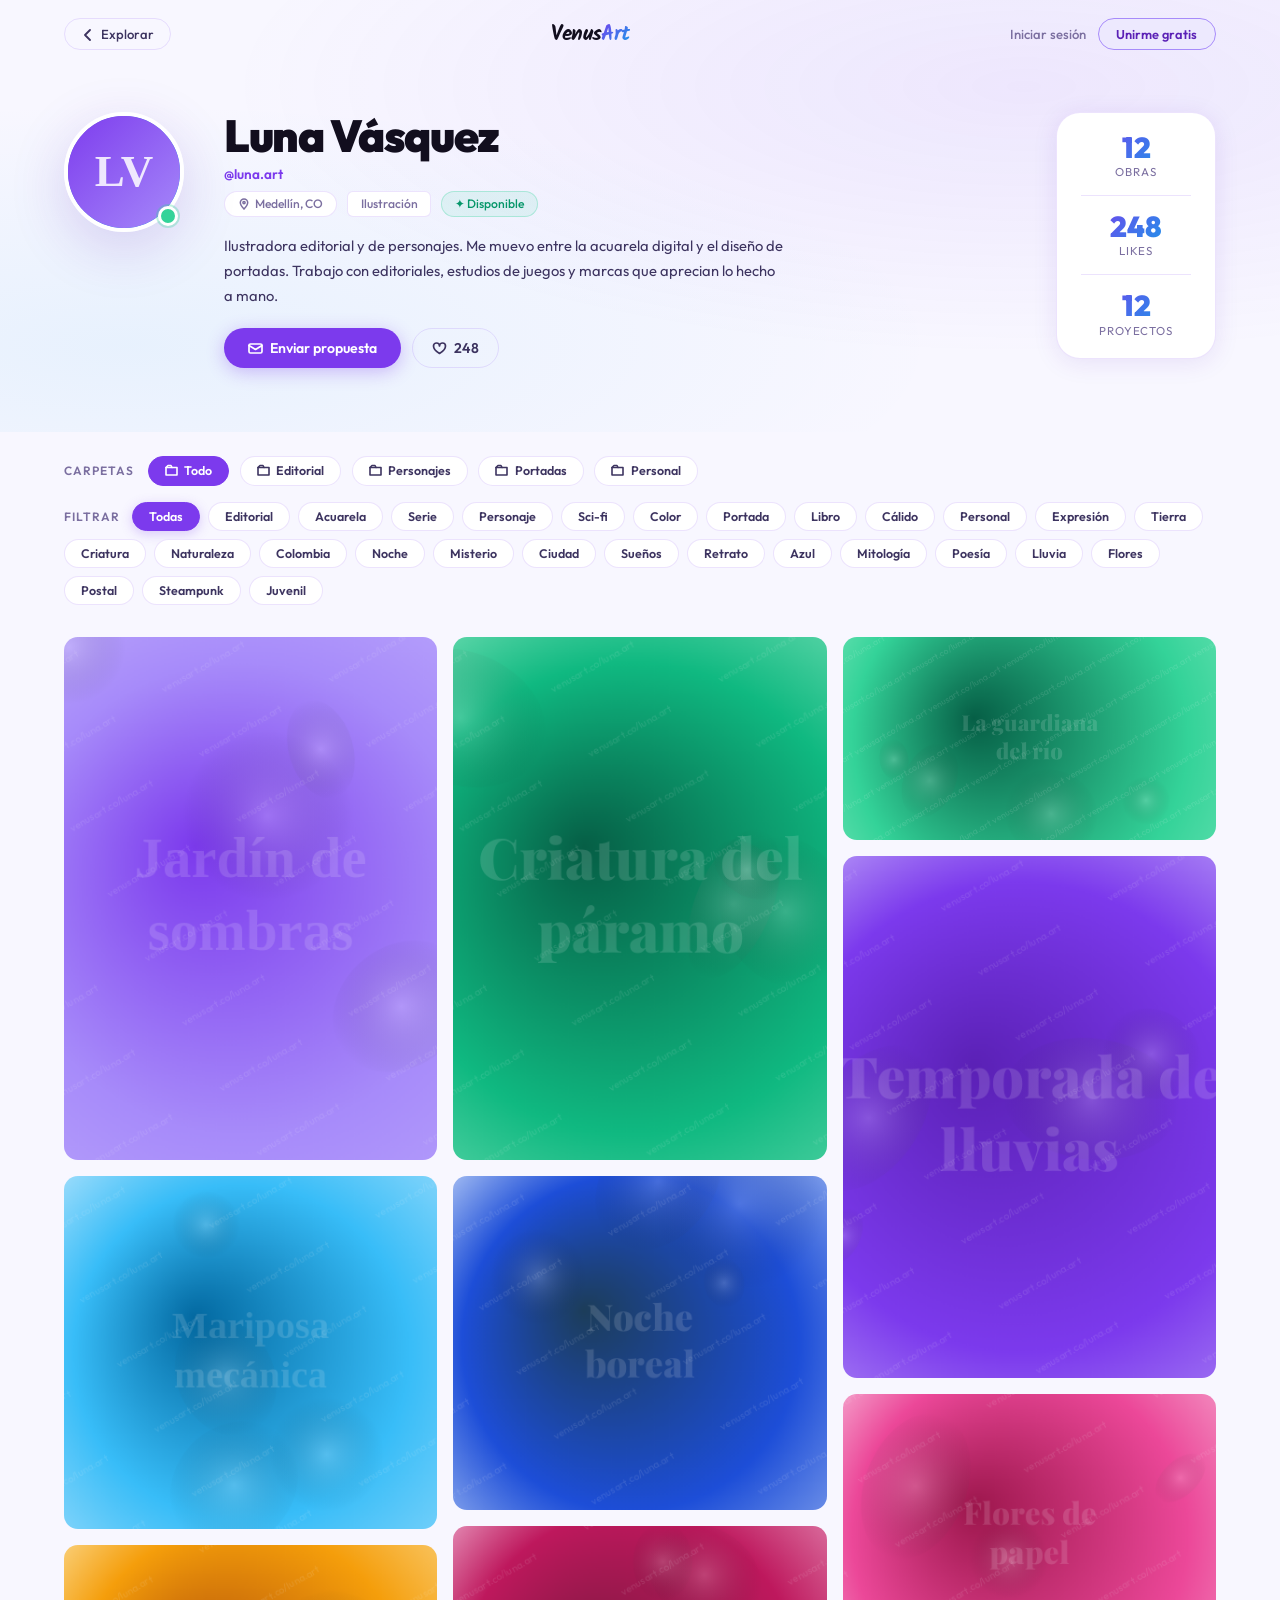
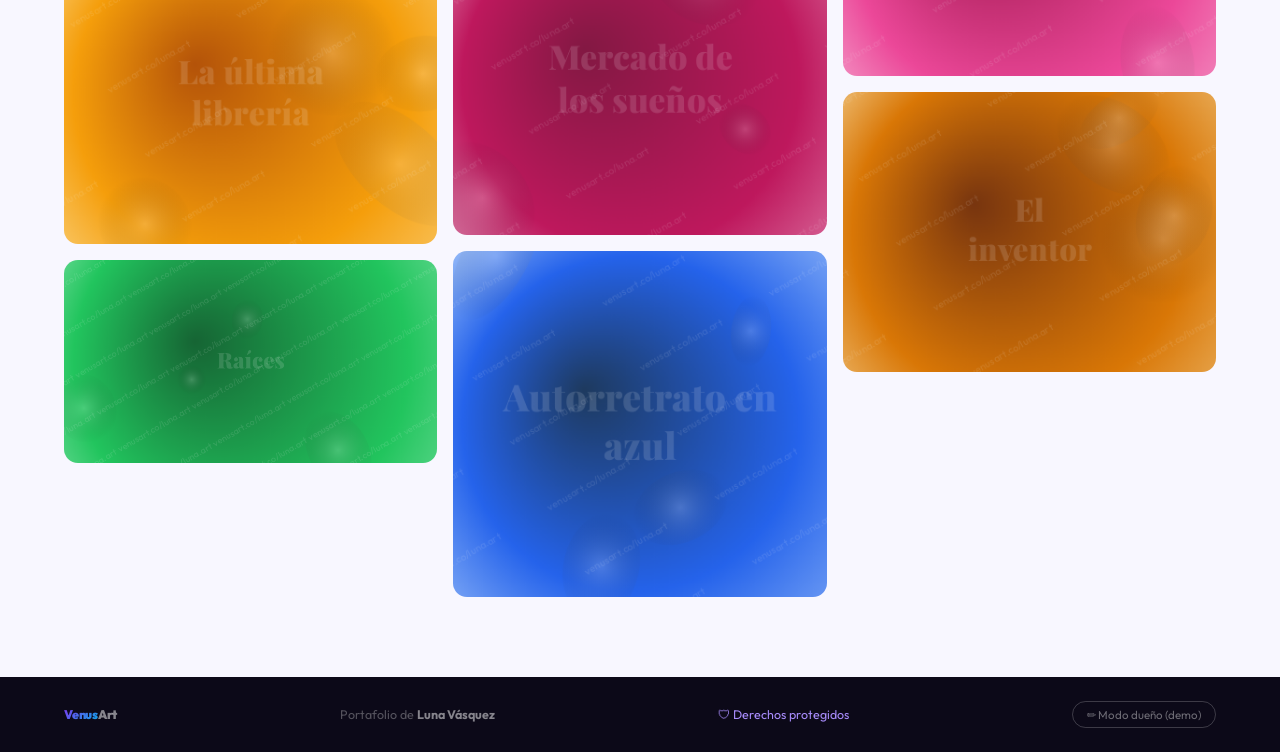
<file: portafolio.html>
<!DOCTYPE html>
<html lang="es">

<head>
  <meta charset="UTF-8" />
  <meta name="viewport" content="width=device-width, initial-scale=1.0" />
  <title>Luna Vásquez — Portafolio · VenusArt</title>
  <link rel="stylesheet" href="style.css" />
  <link rel="stylesheet" href="portafolio.css">
  <link rel="preconnect" href="https://fonts.googleapis.com" />
  <link rel="preconnect" href="https://fonts.gstatic.com" crossorigin />
  <link
    href="https://fonts.googleapis.com/css2?family=Playfair+Display:ital,wght@0,400;0,700;0,900;1,400;1,700&family=Outfit:wght@300;400;500;600&display=swap"
    rel="stylesheet" />
  <link
    href="https://fonts.googleapis.com/css2?family=Caveat:wght@400..700&family=Kalam:wght@300;400;700&family=Outfit:wght@300;400;600;800&display=swap"
    rel="stylesheet">
</head>

<body>
  <div class="noise" aria-hidden="true"></div>

  <!-- ══ OWNER TOPBAR ══ -->
  <div class="owner-bar" id="ownerBar">
    <div class="owner-bar__left">
      <span class="owner-bar__badge">Modo edición</span>
      <span class="owner-bar__hint">Los cambios se guardan automáticamente</span>
    </div>
    <div class="owner-bar__actions">
      <div class="view-toggle-wrap">
        <span class="view-toggle-label">Ver como visitante</span>
        <button class="view-toggle" id="viewToggle" title="Alternar vista visitante/dueño"
          aria-label="Ver como visitante"></button>
      </div>
      <button class="ob-btn ob-btn--primary" id="btnUploadWork">
        <svg viewBox="0 0 15 15" fill="none" stroke="currentColor" stroke-width="1.8" stroke-linecap="round"
          stroke-linejoin="round">
          <path d="M7.5 2v8M4 5l3.5-3 3.5 3M2 13h11" />
        </svg>
        Subir obra
      </button>
      <button class="ob-btn ob-btn--ghost" id="btnEditProfile">
        <svg viewBox="0 0 15 15" fill="none" stroke="currentColor" stroke-width="1.8" stroke-linecap="round"
          stroke-linejoin="round">
          <path d="M10.5 2.5l2 2-7 7-2.5.5.5-2.5 7-7z" />
        </svg>
        Editar perfil
      </button>
      <button class="ob-btn ob-btn--ghost" id="btnNewFolder">
        <svg viewBox="0 0 15 15" fill="none" stroke="currentColor" stroke-width="1.8" stroke-linecap="round"
          stroke-linejoin="round">
          <path d="M1 3.5h13v9H1z" />
          <path d="M1 3.5l2-2h3l1 2" />
          <path d="M7.5 6.5v4M5.5 8.5h4" />
        </svg>
        Nueva carpeta
      </button>
    </div>
  </div>

  <!-- ══ NAV ══ -->
  <nav class="pf-nav" id="pfNav">
    <a href="index.html" class="pf-nav__back">
      <svg viewBox="0 0 13 13" fill="none" stroke="currentColor" stroke-width="1.8" stroke-linecap="round"
        stroke-linejoin="round">
        <path d="M9 2L4 7l5 5" />
      </svg>
      Explorar
    </a>
    <a href="index.html" class="pf-nav__logo">Venus<span>Art</span></a>
    <div class="pf-nav__actions">
      <a href="#" class="pf-nav__login" id="navLogin">Iniciar sesión</a>
      <a href="#" class="pf-btn-sm" id="navRegister">Unirme gratis</a>
    </div>
  </nav>

  <!-- ══ HERO ══ -->
  <section class="pf-hero" id="pfHero">
    <div class="pf-hero__bg" aria-hidden="true"></div>
    <div class="pf-hero__inner reveal">

      <!-- Avatar -->
      <div class="pf-avatar-wrap">
        <div class="pf-avatar" id="pfAvatar">
          <canvas id="avatarCanvas" width="120" height="120"></canvas>
        </div>
        <span class="pf-badge-online" id="availBadge" title="Disponible"></span>
        <!-- Overlay cambio foto (dueño) -->
        <div class="pf-avatar-overlay" id="avatarOverlay" role="button" tabindex="0"
          aria-label="Cambiar foto de perfil">
          <svg viewBox="0 0 20 20" fill="none" stroke="currentColor" stroke-width="1.6" stroke-linecap="round">
            <rect x="3" y="5" width="14" height="11" rx="2" />
            <circle cx="10" cy="11" r="3" />
            <path d="M7 5l1.5-2h3L13 5" />
          </svg>
          Cambiar foto
        </div>
      </div>

      <!-- Info -->
      <div class="pf-info">
        <h1 class="pf-info__name editable-field" id="pfName" contenteditable="false" spellcheck="false"
          data-field="name">Luna Vásquez</h1>
        <p class="pf-info__handle" id="pfHandle">@luna.art</p>
        <div class="pf-info__meta">
          <span class="pf-meta-pill">
            <svg viewBox="0 0 13 13" fill="none" stroke="currentColor" stroke-width="1.6" stroke-linecap="round">
              <path d="M6.5 1a4 4 0 0 1 4 4c0 2.8-4 7-4 7S2.5 7.8 2.5 5a4 4 0 0 1 4-4z" />
              <circle cx="6.5" cy="5" r="1.2" />
            </svg>
            <span class="editable-field" id="pfCity" contenteditable="false" spellcheck="false">Medellín, CO</span>
          </span>
          <span class="pf-meta-pill editable-field" id="pfDiscipline" contenteditable="false"
            spellcheck="false">Ilustración</span>
          <!-- Vista visitante -->
          <span class="pf-meta-pill pf-meta-pill--avail" id="pfAvailPill">✦ Disponible</span>
          <!-- Vista dueño: toggle disponibilidad -->
          <button class="avail-toggle-pill" id="availToggle" aria-label="Alternar disponibilidad">
            <span class="avail-dot" id="availDot"></span>
            <span id="availText">Disponible — clic para cambiar</span>
          </button>
        </div>
        <p class="pf-info__bio editable-field" id="pfBio" contenteditable="false" spellcheck="false">
          Ilustradora editorial y de personajes. Me muevo entre la acuarela digital y el diseño de portadas. Trabajo con
          editoriales, estudios de juegos y marcas que aprecian lo hecho a mano.
        </p>
        <!-- Acciones visitante -->
        <div class="pf-info__actions">
          <button class="pf-btn-contact" id="btnContact">
            <svg viewBox="0 0 15 15" fill="none" stroke="currentColor" stroke-width="1.7" stroke-linecap="round"
              stroke-linejoin="round">
              <rect x="1" y="3" width="13" height="9" rx="1.5" />
              <path d="M1 4.5l6.5 4 6.5-4" />
            </svg>
            Enviar propuesta
          </button>
          <button class="pf-btn-like" id="btnLike">
            <svg viewBox="0 0 15 15" fill="none" stroke="currentColor" stroke-width="1.7" stroke-linecap="round"
              stroke-linejoin="round">
              <path d="M7.5 12.5S1.5 9 1.5 5a3 3 0 0 1 6 0 3 3 0 0 1 6 0c0 4-6 7.5-6 7.5z" />
            </svg>
            <span id="likeCount">248</span>
          </button>
        </div>
        <!-- Acciones dueño -->
        <div class="owner-profile-actions">
          <button class="ob-btn ob-btn--primary" style="padding:.62rem 1.4rem;font-size:.84rem" id="btnSaveProfile">
            <svg viewBox="0 0 15 15" fill="none" stroke="currentColor" stroke-width="1.8" stroke-linecap="round"
              stroke-linejoin="round" style="width:13px;height:13px">
              <path d="M2 13V5.5L5.5 2H13v11H2z" />
              <path d="M5 2v3.5h5V2M4 9h7" />
            </svg>
            Guardar cambios
          </button>
        </div>
      </div>

      <!-- Stats -->
      <div class="pf-stats reveal">
        <div class="pf-stat">
          <div class="pf-stat__n" id="statObras">12</div>
          <div class="pf-stat__l">Obras</div>
        </div>
        <div class="pf-stat-div"></div>
        <div class="pf-stat">
          <div class="pf-stat__n" id="statLikes">248</div>
          <div class="pf-stat__l">Likes</div>
        </div>
        <div class="pf-stat-div"></div>
        <div class="pf-stat">
          <div class="pf-stat__n" id="statProyectos">12</div>
          <div class="pf-stat__l">Proyectos</div>
        </div>
      </div>
    </div>
  </section>

  <!-- ══ CARPETAS ══ -->
  <div class="pf-folders" id="pfFolders">
    <span class="pf-folders__label">Carpetas</span>
  </div>

  <!-- ══ FILTROS ══ -->
  <div class="pf-filters" id="pfFilters">
    <span class="pf-filters__label">Filtrar</span>
    <button class="pf-filter-btn active" data-filter="all">Todas</button>
  </div>

  <!-- ══ GRID ══ -->
  <main class="pf-masonry-wrap">
    <div class="pf-masonry" id="pfGrid" role="list"></div>
    <div class="pf-empty" id="pfEmpty" hidden>
      <div class="pf-empty__icon">🎨</div>
      <h3>Sin obras aquí</h3>
      <p>Prueba con otro filtro o, si eres el dueño, ¡sube tu primera obra!</p>
    </div>
  </main>

  <!-- ══ LIGHTBOX ══ -->
  <div class="lb-backdrop" id="lbBackdrop" role="dialog" aria-modal="true">
    <button class="lb-arrow" id="lbPrev"><svg viewBox="0 0 18 18" fill="none" stroke="currentColor" stroke-width="1.8"
        stroke-linecap="round" stroke-linejoin="round">
        <path d="M11 4L6 9l5 5" />
      </svg></button>
    <div class="lb-content">
      <canvas class="lb-canvas" id="lbCanvas" width="720" height="480"></canvas>
      <div class="lb-body">
        <h3 id="lbTitle">—</h3>
        <p id="lbDesc">—</p>
        <div class="lb-tags" id="lbTags"></div>
        <div class="lb-actions">
          <button class="lb-like" id="lbLike">
            <svg viewBox="0 0 15 15" fill="none" stroke="currentColor" stroke-width="1.7" stroke-linecap="round"
              stroke-linejoin="round">
              <path d="M7.5 12.5S1.5 9 1.5 5a3 3 0 0 1 6 0 3 3 0 0 1 6 0c0 4-6 7.5-6 7.5z" />
            </svg>
            <span id="lbLikeCount">0</span> likes
          </button>
          <button class="pf-btn-contact" id="lbContact" style="font-size:.82rem;padding:.5rem 1.1rem">Enviar
            propuesta</button>
        </div>
      </div>
    </div>
    <button class="lb-arrow" id="lbNext"><svg viewBox="0 0 18 18" fill="none" stroke="currentColor" stroke-width="1.8"
        stroke-linecap="round" stroke-linejoin="round">
        <path d="M7 4l5 5-5 5" />
      </svg></button>
  </div>
  <button class="lb-close" id="lbClose"><svg viewBox="0 0 14 14" fill="none" stroke="currentColor" stroke-width="2"
      stroke-linecap="round">
      <path d="M2 2l10 10M12 2 2 12" />
    </svg></button>
  <div class="lb-counter" id="lbCounter">1 / 12</div>

  <!-- ══ MODAL: SUBIR / EDITAR OBRA ══ -->
  <div class="modal-bg" id="workModal">
    <div class="modal-box">
      <div class="modal-head">
        <h3 id="workModalTitle">Subir nueva obra</h3>
        <button class="modal-close-btn" data-close="workModal"><svg viewBox="0 0 14 14" fill="none"
            stroke="currentColor" stroke-width="2" stroke-linecap="round">
            <path d="M2 2l10 10M12 2 2 12" />
          </svg></button>
      </div>
      <!-- Preview imagen -->
      <div class="modal-upload-preview" id="workPreview" role="button" tabindex="0" aria-label="Seleccionar imagen">
        <div class="up-hint">
          <svg viewBox="0 0 24 24" fill="none" stroke="currentColor" stroke-width="1.5" stroke-linecap="round"
            stroke-linejoin="round">
            <rect x="3" y="3" width="18" height="18" rx="3" />
            <circle cx="8.5" cy="8.5" r="1.5" />
            <path d="M21 15l-5-5L5 21" />
          </svg>
          Haz clic o arrastra una imagen aquí<br>
          <small style="font-size:.72rem;color:var(--ink3)">JPG, PNG, WEBP · Máx. 20 MB</small>
        </div>
      </div>
      <input type="file" id="workFileInput" accept="image/*" style="display:none">
      <div class="modal-row" style="margin-top:.85rem">
        <div class="modal-field">
          <label class="modal-label" for="workTitle">Título</label>
          <input class="modal-input" type="text" id="workTitle" placeholder="Nombre de la obra">
        </div>
        <div class="modal-field">
          <label class="modal-label" for="workFolder">Carpeta</label>
          <select class="modal-select" id="workFolder"></select>
        </div>
      </div>
      <div class="modal-field">
        <label class="modal-label" for="workDesc">Descripción</label>
        <textarea class="modal-textarea" id="workDesc" placeholder="Contexto, técnica, historia…"></textarea>
      </div>
      <div class="modal-field">
        <label class="modal-label">Tags</label>
        <div class="modal-tags-input" id="workTagsWrap">
          <input class="modal-tag-new" id="workTagInput" placeholder="+ añadir tag"
            style="min-width:100px;max-width:150px">
        </div>
      </div>
      <div style="display:flex;gap:.65rem;margin-top:1.1rem">
        <button class="modal-btn modal-btn--ghost" style="flex:0 0 auto;width:auto;padding:.65rem 1.2rem"
          data-close="workModal">Cancelar</button>
        <button class="modal-btn" id="workSaveBtn" style="flex:1">Guardar obra</button>
      </div>
    </div>
  </div>

  <!-- ══ MODAL: EDITAR PERFIL ══ -->
  <div class="modal-bg" id="profileModal">
    <div class="modal-box">
      <div class="modal-head">
        <h3>Editar perfil</h3>
        <button class="modal-close-btn" data-close="profileModal"><svg viewBox="0 0 14 14" fill="none"
            stroke="currentColor" stroke-width="2" stroke-linecap="round">
            <path d="M2 2l10 10M12 2 2 12" />
          </svg></button>
      </div>
      <div class="modal-row">
        <div class="modal-field">
          <label class="modal-label" for="editName">Nombre</label>
          <input class="modal-input" type="text" id="editName">
        </div>
        <div class="modal-field">
          <label class="modal-label" for="editHandle">Usuario</label>
          <input class="modal-input" type="text" id="editHandle">
        </div>
      </div>
      <div class="modal-row">
        <div class="modal-field">
          <label class="modal-label" for="editCity">Ciudad</label>
          <input class="modal-input" type="text" id="editCity">
        </div>
        <div class="modal-field">
          <label class="modal-label" for="editDiscipline">Disciplina</label>
          <select class="modal-select" id="editDiscipline">
            <option value="Ilustración">Ilustración</option>
            <option value="Animación">Animación</option>
            <option value="Concept Art">Concept Art</option>
            <option value="Diseño gráfico">Diseño gráfico</option>
          </select>
        </div>
      </div>
      <div class="modal-field">
        <label class="modal-label" for="editBio">Bio</label>
        <textarea class="modal-textarea" id="editBio" style="min-height:80px"></textarea>
      </div>
      <div style="display:flex;gap:.65rem;margin-top:1.1rem">
        <button class="modal-btn modal-btn--ghost" style="flex:0 0 auto;width:auto;padding:.65rem 1.2rem"
          data-close="profileModal">Cancelar</button>
        <button class="modal-btn" id="profileSaveBtn" style="flex:1">Guardar cambios</button>
      </div>
    </div>
  </div>

  <!-- ══ MODAL: NUEVA CARPETA ══ -->
  <div class="modal-bg" id="folderModal">
    <div class="modal-box" style="max-width:360px">
      <div class="modal-head">
        <h3>Nueva carpeta</h3>
        <button class="modal-close-btn" data-close="folderModal"><svg viewBox="0 0 14 14" fill="none"
            stroke="currentColor" stroke-width="2" stroke-linecap="round">
            <path d="M2 2l10 10M12 2 2 12" />
          </svg></button>
      </div>
      <div class="modal-field">
        <label class="modal-label" for="folderName">Nombre</label>
        <input class="modal-input" type="text" id="folderName" placeholder="ej. Clientes, Personal, 2025…">
      </div>
      <div style="display:flex;gap:.65rem;margin-top:1rem">
        <button class="modal-btn modal-btn--ghost" style="flex:0 0 auto;width:auto;padding:.65rem 1.2rem"
          data-close="folderModal">Cancelar</button>
        <button class="modal-btn" id="folderSaveBtn" style="flex:1">Crear carpeta</button>
      </div>
    </div>
  </div>

  <!-- ══ MODAL: CONFIRMAR ELIMINAR ══ -->
  <div class="modal-bg" id="deleteModal">
    <div class="modal-box" style="max-width:380px;text-align:center">
      <div style="font-size:2.2rem;margin-bottom:.75rem">🗑</div>
      <h3 style="font-family:var(--display);font-size:1.1rem;color:var(--ink);margin-bottom:.4rem">¿Eliminar esta obra?
      </h3>
      <p style="font-size:.86rem;color:var(--ink3);margin-bottom:1.5rem">Esta acción no se puede deshacer.</p>
      <div style="display:flex;gap:.65rem;justify-content:center">
        <button class="modal-btn modal-btn--ghost" style="flex:0 0 auto;width:auto;padding:.65rem 1.4rem"
          data-close="deleteModal">Cancelar</button>
        <button class="modal-btn modal-btn--danger" style="flex:0 0 auto;width:auto;padding:.65rem 1.4rem"
          id="deleteConfirmBtn">Sí, eliminar</button>
      </div>
    </div>
  </div>

  <!-- ══ MODAL: PROPUESTA ══ -->
  <div class="modal-bg" id="msgModal">
    <div class="modal-box">
      <div class="modal-head">
        <h3>Enviar propuesta a <span id="msgArtistName">Luna</span></h3>
        <button class="modal-close-btn" data-close="msgModal"><svg viewBox="0 0 14 14" fill="none" stroke="currentColor"
            stroke-width="2" stroke-linecap="round">
            <path d="M2 2l10 10M12 2 2 12" />
          </svg></button>
      </div>
      <div id="msgForm">
        <div class="modal-field"><label class="modal-label" for="msgName">Tu nombre</label><input class="modal-input"
            type="text" id="msgName" placeholder="Ana López"></div>
        <div class="modal-field"><label class="modal-label" for="msgEmail">Tu correo</label><input class="modal-input"
            type="email" id="msgEmail" placeholder="ana@estudio.com"></div>
        <div class="modal-field"><label class="modal-label" for="msgSubject">Asunto</label><input class="modal-input"
            type="text" id="msgSubject" placeholder="Proyecto de ilustración editorial"></div>
        <div class="modal-field"><label class="modal-label" for="msgBody">Mensaje</label><textarea
            class="modal-textarea" id="msgBody"
            placeholder="Cuéntale sobre tu proyecto, presupuesto y plazos…"></textarea></div>
        <button class="modal-btn" id="msgSendBtn">
          <svg width="15" height="15" viewBox="0 0 15 15" fill="none" stroke="currentColor" stroke-width="1.7"
            stroke-linecap="round" stroke-linejoin="round">
            <path d="M13 7.5H2M8.5 3 13 7.5 8.5 12" />
          </svg>
          Enviar propuesta
        </button>
      </div>
      <div class="msg-success" id="msgSuccess">
        <div class="msg-success__icon">💌</div>
        <strong>¡Propuesta enviada!</strong>
        <p>Luna recibirá tu mensaje y te responderá pronto.</p>
      </div>
    </div>
  </div>

  <!-- ══ FOOTER ══ -->
  <footer class="pf-footer">
    <a href="index.html"><span
        style="font-family:var(--display);font-weight:900;letter-spacing:-.02em;color:rgba(255,255,255,.5)"><span
          style="background:linear-gradient(135deg,var(--p),var(--s));-webkit-background-clip:text;-webkit-text-fill-color:transparent;background-clip:text">Venus</span>Art</span></a>
    <span>Portafolio de <strong style="color:rgba(255,255,255,.5)" id="footerName">Luna Vásquez</strong></span>
    <span class="shield">🛡 Derechos protegidos</span>
  </footer>

  <!-- TOAST -->
  <div class="toast" id="toast"></div>

  <script src="portafolio.js"></script>
</body>

</html>
</file>
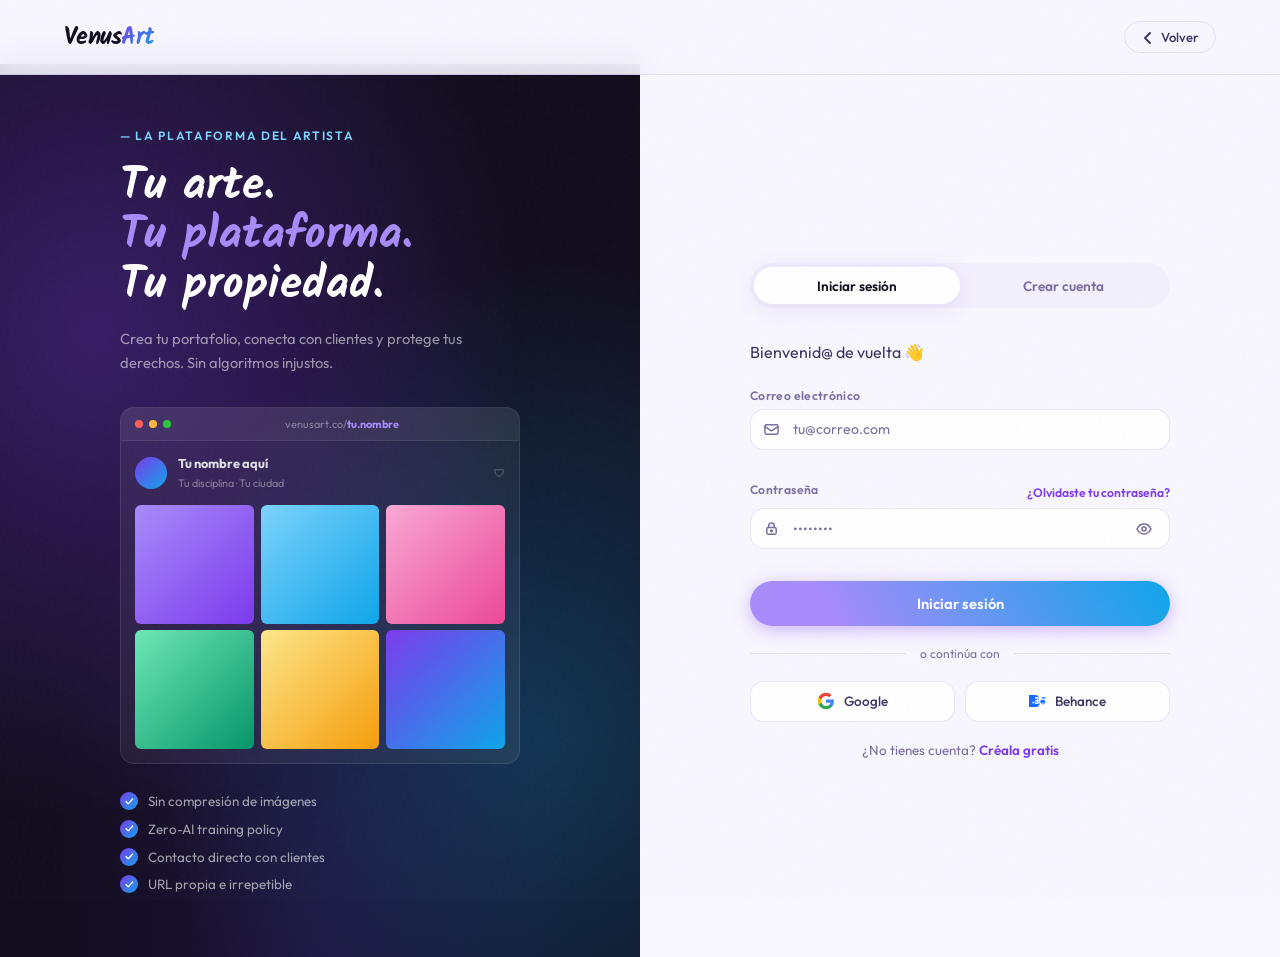
<file: registro.html>
<!DOCTYPE html>
<html lang="es">

<head>
  <meta charset="UTF-8" />
  <meta name="viewport" content="width=device-width, initial-scale=1.0" />
  <title>VenusArt — Acceder</title>
  <link rel="stylesheet" href="registro.css" />
  <link rel="preconnect" href="https://fonts.googleapis.com" />
  <link rel="preconnect" href="https://fonts.gstatic.com" crossorigin />
  <link href="https://fonts.googleapis.com/css2?family=Playfair+Display:ital,wght@0,400;0,700;0,900;1,400;1,700&family=Outfit:wght@300;400;500;600&display=swap" rel="stylesheet" />
  <link href="https://fonts.googleapis.com/css2?family=Kalam:wght@300;400;700&display=swap" rel="stylesheet" />
</head>

<body>

  <div class="noise" aria-hidden="true"></div>

  <!-- NAV -->
  <nav class="nav">
    <a href="index.html" class="nav__logo">Venus<span class="logo-v">Art</span></a>
    <a href="index.html" class="nav__back">
      <svg viewBox="0 0 13 13" fill="none" stroke="currentColor" stroke-width="1.8" stroke-linecap="round" stroke-linejoin="round" aria-hidden="true">
        <path d="M9 2L4 7l5 5" />
      </svg>
      Volver
    </a>
  </nav>

  <!-- LAYOUT PRINCIPAL -->
  <div class="auth-layout">

    <!-- PANEL IZQUIERDO — decorativo -->
    <aside class="auth-panel" aria-hidden="true">
      <div class="auth-panel__bg"></div>

      <div class="auth-panel__content">
        <p class="auth-panel__tag">— La plataforma del artista</p>
        <h2 class="auth-panel__title">Tu arte.<br /><em>Tu plataforma.</em><br />Tu propiedad.</h2>
        <p class="auth-panel__sub">Crea tu portafolio, conecta con clientes y protege tus derechos. Sin algoritmos injustos.</p>

        <!-- Mini mockup portfolio -->
        <div class="auth-mockup">
          <div class="am__bar">
            <span class="am__dot am__dot--r"></span>
            <span class="am__dot am__dot--y"></span>
            <span class="am__dot am__dot--g"></span>
            <span class="am__url">venusart.co/<strong>tu.nombre</strong></span>
          </div>
          <div class="am__body">
            <div class="am__profile">
              <div class="am__avatar"></div>
              <div>
                <strong>Tu nombre aquí</strong>
                <span>Tu disciplina · Tu ciudad</span>
              </div>
              <span class="am__shield" title="Derechos protegidos">🛡</span>
            </div>
            <div class="am__grid">
              <div class="am__work am__work--1"></div>
              <div class="am__work am__work--2"></div>
              <div class="am__work am__work--3"></div>
              <div class="am__work am__work--4"></div>
              <div class="am__work am__work--5"></div>
              <div class="am__work am__work--6"></div>
            </div>
          </div>
        </div>

        <!-- Pills de beneficios -->
        <ul class="auth-benefits">
          <li><span class="ab__check">✓</span> Sin compresión de imágenes</li>
          <li><span class="ab__check">✓</span> Zero-AI training policy</li>
          <li><span class="ab__check">✓</span> Contacto directo con clientes</li>
          <li><span class="ab__check">✓</span> URL propia e irrepetible</li>
        </ul>
      </div>
    </aside>

    <!-- PANEL DERECHO — formularios -->
    <main class="auth-main">
      <div class="auth-card">

        <!-- Logo móvil (visible solo en móvil) -->
        <a href="index.html" class="auth-card__logo">Venus<span>Art</span></a>

        <!-- Tabs -->
        <div class="auth-tabs" role="tablist">
          <button class="auth-tab active" id="tabLogin" role="tab" aria-selected="true" aria-controls="panelLogin">
            Iniciar sesión
          </button>
          <button class="auth-tab" id="tabRegister" role="tab" aria-selected="false" aria-controls="panelRegister">
            Crear cuenta
          </button>
          <div class="auth-tabs__indicator" id="tabIndicator"></div>
        </div>

        <!-- ── PANEL LOGIN ── -->
        <div class="auth-form-panel active" id="panelLogin" role="tabpanel" aria-labelledby="tabLogin">
          <p class="auth-form__welcome">Bienvenid@ de vuelta 👋</p>

          <div class="auth-field">
            <label class="auth-label" for="loginEmail">Correo electrónico</label>
            <div class="auth-input-wrap">
              <svg class="auth-input-icon" viewBox="0 0 16 16" fill="none" stroke="currentColor" stroke-width="1.6" stroke-linecap="round" stroke-linejoin="round"><rect x="1" y="3" width="14" height="10" rx="1.5"/><path d="M1 5l7 4.5L15 5"/></svg>
              <input class="auth-input" type="email" id="loginEmail" placeholder="tu@correo.com" autocomplete="email" />
            </div>
            <span class="auth-field__error" id="loginEmailErr"></span>
          </div>

          <div class="auth-field">
            <div class="auth-label-row">
              <label class="auth-label" for="loginPassword">Contraseña</label>
              <a href="#" class="auth-link auth-link--sm">¿Olvidaste tu contraseña?</a>
            </div>
            <div class="auth-input-wrap">
              <svg class="auth-input-icon" viewBox="0 0 16 16" fill="none" stroke="currentColor" stroke-width="1.6" stroke-linecap="round" stroke-linejoin="round"><rect x="3" y="7" width="10" height="7" rx="1.5"/><path d="M5 7V5a3 3 0 0 1 6 0v2"/><circle cx="8" cy="10.5" r="1"/></svg>
              <input class="auth-input" type="password" id="loginPassword" placeholder="••••••••" autocomplete="current-password" />
              <button class="auth-eye" id="loginEye" type="button" aria-label="Mostrar contraseña">
                <svg viewBox="0 0 16 16" fill="none" stroke="currentColor" stroke-width="1.6" stroke-linecap="round" stroke-linejoin="round"><path d="M1 8s2.5-5 7-5 7 5 7 5-2.5 5-7 5-7-5-7-5z"/><circle cx="8" cy="8" r="2"/></svg>
              </button>
            </div>
            <span class="auth-field__error" id="loginPasswordErr"></span>
          </div>

          <button class="auth-btn" id="loginBtn" type="button">
            <span class="auth-btn__text">Iniciar sesión</span>
            <span class="auth-btn__loader" aria-hidden="true"></span>
          </button>

          <div class="auth-divider"><span>o continúa con</span></div>

          <div class="auth-social">
            <button class="auth-social-btn" type="button" aria-label="Continuar con Google">
              <svg viewBox="0 0 24 24" width="18" height="18"><path fill="#4285F4" d="M22.56 12.25c0-.78-.07-1.53-.2-2.25H12v4.26h5.92c-.26 1.37-1.04 2.53-2.21 3.31v2.77h3.57c2.08-1.92 3.28-4.74 3.28-8.09z"/><path fill="#34A853" d="M12 23c2.97 0 5.46-.98 7.28-2.66l-3.57-2.77c-.98.66-2.23 1.06-3.71 1.06-2.86 0-5.29-1.93-6.16-4.53H2.18v2.84C3.99 20.53 7.7 23 12 23z"/><path fill="#FBBC05" d="M5.84 14.09c-.22-.66-.35-1.36-.35-2.09s.13-1.43.35-2.09V7.07H2.18C1.43 8.55 1 10.22 1 12s.43 3.45 1.18 4.93l3.66-2.84z"/><path fill="#EA4335" d="M12 5.38c1.62 0 3.06.56 4.21 1.64l3.15-3.15C17.45 2.09 14.97 1 12 1 7.7 1 3.99 3.47 2.18 7.07l3.66 2.84c.87-2.6 3.3-4.53 6.16-4.53z"/></svg>
              Google
            </button>
            <button class="auth-social-btn" type="button" aria-label="Continuar con Behance">
              <svg viewBox="0 0 24 24" width="18" height="18" fill="#1769FF"><path d="M6.5 10.5h-2v2h2a1 1 0 0 0 0-2zm0-3h-2v2h2a1 1 0 0 0 0-2zM22 7h-5v1.5h5V7zM0 4v16h9.5c2.5 0 4.5-2 4.5-4.5 0-1.5-.7-2.8-1.8-3.7.7-.8 1.1-1.8 1.1-3 0-2.7-2-4.8-4.7-4.8H0zm6.5 11H4.5v-2h2a1 1 0 0 1 0 2zm6.8-1.5c0 1.4-1.1 2.5-2.5 2.5H8v-2h2.8c.1 0 .2-.1.2-.2v-1.1c0-.1-.1-.2-.2-.2H8v-2h2.8c.1 0 .2-.1.2-.2V9.1c0-.1-.1-.2-.2-.2H8V6.5h2.3c1.4 0 2.5 1.1 2.5 2.5s-.4 1.8-1.1 2.3c.7.5 1.1 1.3 1.1 2.2zm2.7.5c.3 1.4 1.6 2.5 3 2.5 1 0 2-.5 2.5-1.4h-1.8c-.3.3-.6.4-1 .4-.7 0-1.3-.5-1.5-1.2h4.5c0-.2.1-.4.1-.7 0-2-1.6-3.5-3.5-3.5s-3.5 1.6-3.5 3.5c0 .1 0 .3.1.4zm3.1-4.5c.7 0 1.3.5 1.4 1.2h-2.9c.2-.7.8-1.2 1.5-1.2z"/></svg>
              Behance
            </button>
          </div>

          <p class="auth-switch">
            ¿No tienes cuenta?
            <button class="auth-link" id="goToRegister" type="button">Créala gratis</button>
          </p>
        </div>

        <!-- ── PANEL REGISTRO ── -->
        <div class="auth-form-panel" id="panelRegister" role="tabpanel" aria-labelledby="tabRegister">
          <p class="auth-form__welcome">Crea tu portafolio gratis ✦</p>

          <div class="auth-row">
            <div class="auth-field">
              <label class="auth-label" for="regName">Nombre</label>
              <div class="auth-input-wrap">
                <svg class="auth-input-icon" viewBox="0 0 16 16" fill="none" stroke="currentColor" stroke-width="1.6" stroke-linecap="round" stroke-linejoin="round"><circle cx="8" cy="5" r="3"/><path d="M1 14c0-3.3 3.1-6 7-6s7 2.7 7 6"/></svg>
                <input class="auth-input" type="text" id="regName" placeholder="Luna Vásquez" autocomplete="name" />
              </div>
              <span class="auth-field__error" id="regNameErr"></span>
            </div>
            <div class="auth-field">
              <label class="auth-label" for="regHandle">Usuario</label>
              <div class="auth-input-wrap auth-input-wrap--prefix">
                <span class="auth-prefix">@</span>
                <input class="auth-input auth-input--prefixed" type="text" id="regHandle" placeholder="luna.art" autocomplete="username" />
              </div>
              <span class="auth-field__error" id="regHandleErr"></span>
            </div>
          </div>

          <div class="auth-field">
            <label class="auth-label" for="regEmail">Correo electrónico</label>
            <div class="auth-input-wrap">
              <svg class="auth-input-icon" viewBox="0 0 16 16" fill="none" stroke="currentColor" stroke-width="1.6" stroke-linecap="round" stroke-linejoin="round"><rect x="1" y="3" width="14" height="10" rx="1.5"/><path d="M1 5l7 4.5L15 5"/></svg>
              <input class="auth-input" type="email" id="regEmail" placeholder="tu@correo.com" autocomplete="email" />
            </div>
            <span class="auth-field__error" id="regEmailErr"></span>
          </div>

          <div class="auth-field">
            <label class="auth-label" for="regDiscipline">Disciplina</label>
            <div class="auth-input-wrap auth-input-wrap--select">
              <svg class="auth-input-icon" viewBox="0 0 16 16" fill="none" stroke="currentColor" stroke-width="1.6" stroke-linecap="round" stroke-linejoin="round"><path d="M2 5l6 6 6-6" transform="rotate(0)"/><rect x="1" y="2" width="14" height="12" rx="2" fill="none"/></svg>
              <select class="auth-input auth-select" id="regDiscipline">
                <option value="" disabled selected>Elige tu disciplina</option>
                <option value="ilustracion">Ilustración</option>
                <option value="animacion">Animación</option>
                <option value="concept-art">Concept Art</option>
                <option value="diseno">Diseño gráfico</option>
                <option value="motion">Motion design</option>
                <option value="otro">Otro</option>
              </select>
              <svg class="auth-select-arrow" viewBox="0 0 10 6" fill="none" stroke="currentColor" stroke-width="1.8" stroke-linecap="round"><path d="M1 1l4 4 4-4"/></svg>
            </div>
            <span class="auth-field__error" id="regDisciplineErr"></span>
          </div>

          <div class="auth-field">
            <label class="auth-label" for="regPassword">Contraseña</label>
            <div class="auth-input-wrap">
              <svg class="auth-input-icon" viewBox="0 0 16 16" fill="none" stroke="currentColor" stroke-width="1.6" stroke-linecap="round" stroke-linejoin="round"><rect x="3" y="7" width="10" height="7" rx="1.5"/><path d="M5 7V5a3 3 0 0 1 6 0v2"/><circle cx="8" cy="10.5" r="1"/></svg>
              <input class="auth-input" type="password" id="regPassword" placeholder="Mínimo 8 caracteres" autocomplete="new-password" />
              <button class="auth-eye" id="regEye" type="button" aria-label="Mostrar contraseña">
                <svg viewBox="0 0 16 16" fill="none" stroke="currentColor" stroke-width="1.6" stroke-linecap="round" stroke-linejoin="round"><path d="M1 8s2.5-5 7-5 7 5 7 5-2.5 5-7 5-7-5-7-5z"/><circle cx="8" cy="8" r="2"/></svg>
              </button>
            </div>
            <!-- Barra de fortaleza -->
            <div class="pw-strength" id="pwStrength" aria-label="Fortaleza de contraseña">
              <div class="pw-strength__bar"><div class="pw-strength__fill" id="pwFill"></div></div>
              <span class="pw-strength__label" id="pwLabel"></span>
            </div>
            <span class="auth-field__error" id="regPasswordErr"></span>
          </div>

          <label class="auth-check">
            <input type="checkbox" id="regTerms" />
            <span class="auth-check__box"></span>
            <span>Acepto los <a href="#" class="auth-link">Términos de uso</a> y la <a href="#" class="auth-link">Política Anti-IA</a>. Mi obra nunca se usará para entrenar modelos.</span>
          </label>
          <span class="auth-field__error" id="regTermsErr"></span>

          <button class="auth-btn" id="registerBtn" type="button">
            <span class="auth-btn__text">Crear mi portafolio gratis</span>
            <span class="auth-btn__loader" aria-hidden="true"></span>
          </button>

          <div class="auth-divider"><span>o continúa con</span></div>

          <div class="auth-social">
            <button class="auth-social-btn" type="button" aria-label="Continuar con Google">
              <svg viewBox="0 0 24 24" width="18" height="18"><path fill="#4285F4" d="M22.56 12.25c0-.78-.07-1.53-.2-2.25H12v4.26h5.92c-.26 1.37-1.04 2.53-2.21 3.31v2.77h3.57c2.08-1.92 3.28-4.74 3.28-8.09z"/><path fill="#34A853" d="M12 23c2.97 0 5.46-.98 7.28-2.66l-3.57-2.77c-.98.66-2.23 1.06-3.71 1.06-2.86 0-5.29-1.93-6.16-4.53H2.18v2.84C3.99 20.53 7.7 23 12 23z"/><path fill="#FBBC05" d="M5.84 14.09c-.22-.66-.35-1.36-.35-2.09s.13-1.43.35-2.09V7.07H2.18C1.43 8.55 1 10.22 1 12s.43 3.45 1.18 4.93l3.66-2.84z"/><path fill="#EA4335" d="M12 5.38c1.62 0 3.06.56 4.21 1.64l3.15-3.15C17.45 2.09 14.97 1 12 1 7.7 1 3.99 3.47 2.18 7.07l3.66 2.84c.87-2.6 3.3-4.53 6.16-4.53z"/></svg>
              Google
            </button>
            <button class="auth-social-btn" type="button" aria-label="Continuar con Behance">
              <svg viewBox="0 0 24 24" width="18" height="18" fill="#1769FF"><path d="M6.5 10.5h-2v2h2a1 1 0 0 0 0-2zm0-3h-2v2h2a1 1 0 0 0 0-2zM22 7h-5v1.5h5V7zM0 4v16h9.5c2.5 0 4.5-2 4.5-4.5 0-1.5-.7-2.8-1.8-3.7.7-.8 1.1-1.8 1.1-3 0-2.7-2-4.8-4.7-4.8H0zm6.5 11H4.5v-2h2a1 1 0 0 1 0 2zm6.8-1.5c0 1.4-1.1 2.5-2.5 2.5H8v-2h2.8c.1 0 .2-.1.2-.2v-1.1c0-.1-.1-.2-.2-.2H8v-2h2.8c.1 0 .2-.1.2-.2V9.1c0-.1-.1-.2-.2-.2H8V6.5h2.3c1.4 0 2.5 1.1 2.5 2.5s-.4 1.8-1.1 2.3c.7.5 1.1 1.3 1.1 2.2zm2.7.5c.3 1.4 1.6 2.5 3 2.5 1 0 2-.5 2.5-1.4h-1.8c-.3.3-.6.4-1 .4-.7 0-1.3-.5-1.5-1.2h4.5c0-.2.1-.4.1-.7 0-2-1.6-3.5-3.5-3.5s-3.5 1.6-3.5 3.5c0 .1 0 .3.1.4zm3.1-4.5c.7 0 1.3.5 1.4 1.2h-2.9c.2-.7.8-1.2 1.5-1.2z"/></svg>
              Behance
            </button>
          </div>

          <p class="auth-switch">
            ¿Ya tienes cuenta?
            <button class="auth-link" id="goToLogin" type="button">Inicia sesión</button>
          </p>
        </div>

      </div>
    </main>
  </div>

  <!-- Toast -->
  <div class="toast" id="toast"></div>

  <script src="registro.js"></script>
</body>

</html>
</file>
<file: style.css>
:root {
  /* Colores principales */
  --p: #7C3AED;
  /* purple principal */
  --p-l: #A78BFA;
  /* purple light */
  --p-ll: #EDE9FE;
  /* purple muy claro */
  --p-d: #5B21B6;
  /* purple dark */

  --s: #0EA5E9;
  /* sky principal */
  --s-l: #7DD3FC;
  /* sky light */
  --s-ll: #E0F2FE;
  /* sky muy claro */
  --s-d: #0369A1;
  /* sky dark */

  /* Neutros */
  --bg: #F8F7FF;
  --surface: #FFFFFF;
  --surface2: #F3F0FD;
  --ink: #120E1E;
  --ink2: #3D3460;
  --ink3: #7B6FA0;
  --border: rgba(124, 58, 237, .14);

  /* Sombras */
  --sh: 0 4px 24px rgba(92, 33, 182, .10);
  --sh-lg: 0 16px 56px rgba(92, 33, 182, .18);

  /* Tipografía */
  --font-caveat: 'Caveat', Georgia, serif;
  --font-kalam: 'Kalam', sans-serif;
  --body: 'Outfit', system-ui, sans-serif;

  /* Misc */
  --ease: cubic-bezier(0.22, 1, 0.36, 1);
  --r: 14px;
  --r-lg: 24px;
}

*,
*::before,
*::after {
  box-sizing: border-box;
  margin: 0;
  padding: 0;
}

html {
  scroll-behavior: smooth;
}

body {
  font-family: var(--body);
  background: var(--bg);
  color: var(--ink);
  overflow-x: hidden;

}

a {
  text-decoration: none;
  color: inherit;
}

button {
  border: none;
  background: none;
  font-family: var(--body);
}

ul {
  list-style: none;
}

h1 {
  font-family: var(--font-kalam);
}

.nav {
  position: fixed; top: 0; left: 0; right: 0;
  z-index: 200;
  display: flex; align-items: center;
  justify-content: space-between;
  padding: 1.2rem 5%;
  transition: all .4s var(--ease);
}

.nav.scrolled {
  background: rgba(248,247,255,.92);
  backdrop-filter: blur(20px);
  box-shadow: 0 1px 0 var(--border), var(--sh);
  padding: .75rem 5%;
}

.nav__logo {
  font-family: var(--font-kalam);
  font-size: 1.5rem;
  font-weight: 900;
  color: var(--ink);
  letter-spacing: -.03em;
}

.nav__logo .logo-v{
  background: -webkit-linear-gradient(90deg, var(--p) 25%, var(--s));
  -webkit-background-clip: text;
  background-clip: text;
  -webkit-text-fill-color: transparent;
  font-weight: bold;
}

.nav__actions { display: flex; align-items: center; gap: 1rem; }
.nav__login {
  font-size: .84rem; font-weight: 500;
  color: var(--ink3);
  transition: color .2s;
}
.nav__login:hover { color: var(--p); }

.btn {
  display: inline-flex;
  align-items: center;
  gap: .4rem;
  padding: .65rem 1.5rem;
  border-radius: 100px;
  font-size: .88rem;
  font-weight: 600;
  letter-spacing: .01em;
  transition: all .3s var(--ease);
  white-space: nowrap;
}

.btn--nav {
  background: var(--p-ll);
  color: var(--p-d);
  border: 1.5px solid var(--p-l);
  padding: .5rem 1.2rem;
  font-size: .82rem;
}
.btn--nav:hover {
  background: var(--p);
  color: #fff;
  border-color: var(--p);
}


/* Header */

.header {
  padding: 8rem 5% 3rem;
  position: relative;
  overflow: hidden;
  display: flex;
  align-items: center;
  justify-content: center;
  flex-direction: column;
}

.header .header-content {
  display: flex;
  justify-content: space-between;
  width: 100%;
  height: 100%;
}

.header .header-content .header-text {
  width: 50%;
  display: flex;
  justify-content: center;
  flex-direction: column;
  font-size: 1.4rem;
}

.header .header-content .header-text span{
  color: var(--s);
}

.header .header-content .header-image {
  width: 50%;
  display: flex;
  align-items: center;
  justify-content: center;
}

.header .header-content .header-image img {
  width: 70%;
}

/* Search-bar */

.search-box {
  position: relative;
  display: flex;
  align-items: center;
  flex: 1;
  min-width: 200px;
  max-width: 360px;
}

.search-box__icon {
  position: absolute;
  left: .9rem;
  width: 16px;
  height: 16px;
  color: var(--ink3);
  pointer-events: none;
  transition: color .2s;
  flex-shrink: 0;
  z-index: 1;
}

.search-box__input {
  width: 100%;
  padding: .48rem 2.4rem .48rem 2.4rem;
  border: 1.5px solid var(--border);
  border-radius: 100px;
  background: var(--surface);
  font-family: var(--body);
  font-size: .82rem;
  font-weight: 500;
  color: var(--ink);
  outline: none;
  transition: border-color .25s var(--ease), box-shadow .25s var(--ease);
  /* Quitar el icono nativo de búsqueda en Webkit */
  -webkit-appearance: none;
  appearance: none;
}

.search-box__input::placeholder {
  color: var(--ink3);
}

.search-box__input::-webkit-search-cancel-button {
  display: none;
}

.search-box__input:focus {
  border-color: var(--p-l);
  box-shadow: 0 0 0 3px rgba(124, 58, 237, .12);
}

.search-box:focus-within .search-box__icon {
  color: var(--p);
}

/* Botón ✕ limpiar */
.search-box__clear {
  position: absolute;
  right: .75rem;
  width: 20px;
  height: 20px;
  border-radius: 50%;
  background: var(--p-ll);
  color: var(--p-d);
  display: flex;
  align-items: center;
  justify-content: center;
  transition: background .2s, color .2s;
  flex-shrink: 0;
}

.search-box__clear svg {
  width: 10px;
  height: 10px;
}

.search-box__clear:hover {
  background: var(--p);
  color: #fff;
}

.search-box__clear[hidden] {
  display: none;
}

/* Dropdown de sugerencias */
.search-box__suggestions {
  position: absolute;
  top: calc(100% + .5rem);
  left: 0;
  right: 0;
  background: var(--surface);
  border: 1.5px solid var(--border);
  border-radius: var(--r);
  box-shadow: var(--sh-lg);
  overflow: hidden;
  z-index: 300;
  max-height: 280px;
  overflow-y: auto;
  animation: suggFadeIn .18s var(--ease);
}

.search-box__suggestions[hidden] {
  display: none;
}

@keyframes suggFadeIn {
  from {
    opacity: 0;
    transform: translateY(-6px);
  }

  to {
    opacity: 1;
    transform: translateY(0);
  }
}

.sugg-item {
  display: flex;
  align-items: center;
  gap: .75rem;
  padding: .65rem 1rem;
  font-size: .84rem;
  color: var(--ink2);
  cursor: pointer;
  transition: background .15s;
  border-bottom: 1px solid var(--border);
}

.sugg-item:last-child {
  border-bottom: none;
}

.sugg-item:hover,
.sugg-item[aria-selected="true"] {
  background: var(--p-ll);
  color: var(--p-d);
}

.sugg-item__av {
  width: 32px;
  height: 32px;
  border-radius: 50%;
  flex-shrink: 0;
}

.sugg-item__text {
  display: flex;
  flex-direction: column;
}

.sugg-item__text strong {
  font-size: .82rem;
  color: var(--ink);
  line-height: 1.3;
}

.sugg-item__text span {
  font-size: .72rem;
  color: var(--ink3);
}

/* Highlight del texto buscado */
.sugg-item mark {
  background: none;
  color: var(--p);
  font-weight: 700;
}

/* Sin resultados */
.sugg-empty {
  padding: 1.1rem 1rem;
  font-size: .84rem;
  color: var(--ink3);
  text-align: center;
}

.sugg-empty strong {
  display: block;
  color: var(--ink2);
  margin-bottom: .2rem;
}

/* Estado de búsqueda activa: resaltar campo */
.search-box--active .search-box__input {
  border-color: var(--p);
  box-shadow: 0 0 0 3px rgba(124, 58, 237, .14);
}

/* Chips de búsqueda activa encima del grid */
.search-status {
  padding: .6rem 5%;
  display: flex;
  align-items: center;
  gap: .75rem;
  flex-wrap: wrap;
  font-size: .82rem;
  color: var(--ink3);
  border-bottom: 1px solid var(--border);
  background: var(--bg);
  animation: suggFadeIn .2s var(--ease);
}

.search-status[hidden] {
  display: none;
}

.search-status strong {
  color: var(--ink2);
}

.search-chip {
  display: inline-flex;
  align-items: center;
  gap: .4rem;
  padding: .28rem .85rem;
  background: var(--p-ll);
  color: var(--p-d);
  border: 1px solid var(--p-l);
  border-radius: 100px;
  font-size: .75rem;
  font-weight: 600;
}

.search-chip button {
  display: flex;
  align-items: center;
  justify-content: center;
  width: 14px;
  height: 14px;
  border-radius: 50%;
  background: var(--p-l);
  color: #fff;
  font-size: .65rem;
  line-height: 1;
  padding: 0;
  transition: background .15s;
}

.search-chip button:hover {
  background: var(--p-d);
}

/* Responsive */
@media (max-width: 768px) {
  .search-box {
    max-width: 100%;
    order: -1;
    /* va primero en el filter-bar en móvil */
    flex: 1 1 100%;
  }
}

/* Filter-Bar */
.filter-bar {
  position: sticky;
  top: 66px;
  z-index: 100;
  background: rgba(248, 247, 255, .95);
  backdrop-filter: blur(16px);
  border-bottom: 1px solid var(--border);
  padding: .85rem 5%;
  display: flex;
  gap: 1rem;
  align-items: center;
  flex-wrap: wrap;
}

.filter-bar__label {
  font-size: .75rem;
  font-weight: 600;
  letter-spacing: .08em;
  text-transform: uppercase;
  color: var(--ink3);
  white-space: nowrap;
}

.filter-tabs {
  display: flex;
  gap: .45rem;
  flex-wrap: wrap;
}

.ft-btn {
  padding: .42rem 1.1rem;
  border-radius: 100px;
  font-size: .8rem;
  font-weight: 600;
  color: var(--ink2);
  border: 1.5px solid var(--border);
  background: var(--surface);
  transition: all .25s var(--ease);
  display: flex;
  align-items: center;
  gap: .4rem;
}

.ft-btn:hover {
  border-color: var(--p-l);
  color: var(--p);
  background: var(--p-ll);
}

.ft-btn.active {
  background: var(--p);
  color: #fff;
  border-color: var(--p);
  box-shadow: 0 4px 16px rgba(124, 58, 237, .28);
}

.ft-btn .ft-count {
  font-size: .68rem;
  font-weight: 700;
  background: rgba(255, 255, 255, .25);
  padding: .1rem .45rem;
  border-radius: 100px;
}

.ft-btn.active .ft-count {
  background: rgba(255, 255, 255, .25);
}

.ft-btn:not(.active) .ft-count {
  background: var(--p-ll);
  color: var(--p-d);
}

.filter-bar__right {
  margin-left: auto;
  display: flex;
  align-items: center;
  gap: .65rem;
}

.sort-select {
  font-family: var(--body);
  font-size: .8rem;
  font-weight: 500;
  color: var(--ink2);
  border: 1.5px solid var(--border);
  background: var(--surface);
  border-radius: 100px;
  padding: .38rem 1rem;
  appearance: none;
  cursor: pointer;
  transition: border-color .2s;
  padding-right: 2rem;
}

.sort-select:hover {
  border-color: var(--p-l);
}

/* Mansory */

.masonry-wrapper {
  padding: 2.5rem 5% 6rem;
}

.masonry {
  columns: 4;
  column-gap: 1.1rem;
}

@media (max-width:1200px) {
  .masonry {
    columns: 3;
  }
}

@media (max-width:768px) {
  .masonry {
    columns: 2;
  }
}

@media (max-width:480px) {
  .masonry {
    columns: 1;
  }
}

/* MASONRY CARD */
.mcard {
  break-inside: avoid;
  margin-bottom: 1.1rem;
  border-radius: var(--r);
  overflow: hidden;
  position: relative;
  cursor: pointer;
  transition: transform .4s var(--ease), box-shadow .4s var(--ease);
}

.mcard:hover {
  transform: translateY(-5px) scale(1.01);
  box-shadow: var(--sh-lg);
}

.mcard.hidden {
  display: none;
}

.mcard__img {
  width: 100%;
  display: block;
  transition: transform .55s var(--ease);
}

.mcard:hover .mcard__img {
  transform: scale(1.04);
}

/* Gradient artworks (placeholders) */
.mcard__canvas {
  width: 100%;
  display: block;
}

/* Overlay */
.mcard__overlay {
  position: absolute;
  inset: 0;
  background: linear-gradient(to top, rgba(18, 14, 30, .88) 0%, rgba(18, 14, 30, .2) 50%, transparent 100%);
  opacity: 0;
  transition: opacity .35s var(--ease);
}

.mcard:hover .mcard__overlay {
  opacity: 1;
}

.mcard__footer {
  position: absolute;
  bottom: 0;
  left: 0;
  right: 0;
  padding: 1.4rem 1rem .9rem;
  transform: translateY(6px);
  opacity: 0;
  transition: opacity .35s var(--ease), transform .35s var(--ease);
}

.mcard:hover .mcard__footer {
  opacity: 1;
  transform: translateY(0);
}

.mcard__author {
  display: flex;
  align-items: center;
  gap: .6rem;
  margin-bottom: .4rem;
}

.mcard__av {
  width: 28px;
  height: 28px;
  border-radius: 50%;
  border: 2px solid rgba(255, 255, 255, .3);
  flex-shrink: 0;
}

.mcard__author strong {
  font-size: .82rem;
  color: #fff;
  display: block;
  line-height: 1.2;
}

.mcard__author span {
  font-size: .7rem;
  color: rgba(255, 255, 255, .6);
}

.mcard__meta {
  display: flex;
  align-items: center;
  justify-content: space-between;
}

.mcard__tag {
  font-size: .65rem;
  font-weight: 700;
  letter-spacing: .06em;
  text-transform: uppercase;
  padding: .25rem .65rem;
  border-radius: 100px;
  background: rgba(255, 255, 255, .15);
  color: rgba(255, 255, 255, .8);
  backdrop-filter: blur(6px);
}

.mcard__tag--open {
  background: rgba(14, 165, 233, .3);
  color: #7DD3FC;
}

.mcard__tag--new {
  background: rgba(124, 58, 237, .35);
  color: var(--p-l);
}

.mcard__likes {
  display: flex;
  align-items: center;
  gap: .3rem;
  font-size: .75rem;
  color: rgba(255, 255, 255, .65);
}

.mcard__likes svg {
  width: 13px;
  height: 13px;
}

/* Permanent small badge (top-right) */
.mcard__badge {
  position: absolute;
  top: .75rem;
  right: .75rem;
  font-size: .62rem;
  font-weight: 700;
  letter-spacing: .05em;
  text-transform: uppercase;
  padding: .22rem .6rem;
  border-radius: 100px;
  backdrop-filter: blur(8px);
  background: rgba(18, 14, 30, .45);
  color: rgba(255, 255, 255, .75);
  pointer-events: none;
  z-index: 2;
}

.mcard__badge--open {
  background: rgba(14, 165, 233, .35);
  color: #bae6fd;
}

.mcard__badge--new {
  background: rgba(124, 58, 237, .4);
  color: #ddd6fe;
}

/* Empty state */
.empty-state {
  display: none;
  text-align: center;
  padding: 5rem 1rem;
  grid-column: 1/-1;
}

.empty-state.visible {
  display: block;
}

.empty-state .es-icon {
  font-size: 3rem;
  margin-bottom: 1rem;
  opacity: .35;
}

.empty-state h3 {
  font-family: var(--display);
  font-size: 1.4rem;
  color: var(--ink);
  margin-bottom: .5rem;
}

.empty-state p {
  color: var(--ink3);
  font-size: .9rem;
}

/* LOAD MORE */
.load-more-wrap {
  text-align: center;
  padding: 1rem 0 4rem;
}

.btn-load {
  display: inline-flex;
  align-items: center;
  gap: .5rem;
  padding: .75rem 2rem;
  border-radius: 100px;
  font-size: .88rem;
  font-weight: 600;
  border: 1.5px solid var(--border);
  color: var(--ink2);
  background: var(--surface);
  transition: all .3s var(--ease);
  box-shadow: var(--sh);
}

.btn-load:hover {
  border-color: var(--p-l);
  color: var(--p);
  background: var(--p-ll);
  transform: translateY(-2px);
}

/* MODAL lightbox */
.modal-backdrop {
  position: fixed;
  inset: 0;
  z-index: 500;
  background: rgba(18, 14, 30, .75);
  backdrop-filter: blur(12px);
  display: flex;
  align-items: center;
  justify-content: center;
  opacity: 0;
  pointer-events: none;
  transition: opacity .35s var(--ease);
  padding: 2rem;
}

.modal-backdrop.open {
  opacity: 1;
  pointer-events: all;
}

.modal {
  background: var(--surface);
  border-radius: var(--r-lg);
  max-width: 680px;
  width: 100%;
  max-height: 90vh;
  overflow-y: auto;
  box-shadow: var(--sh-lg);
  position: relative;
  transform: scale(.95) translateY(20px);
  transition: transform .35s var(--ease);
}

.modal-backdrop.open .modal {
  transform: scale(1) translateY(0);
}

.modal__close {
  position: absolute;
  top: 1rem;
  right: 1rem;
  width: 34px;
  height: 34px;
  border-radius: 50%;
  background: var(--surface2, #F3F0FD);
  color: var(--ink2);
  display: flex;
  align-items: center;
  justify-content: center;
  font-size: 1rem;
  font-weight: 700;
  z-index: 2;
  transition: all .2s;
}

.modal__close:hover {
  background: var(--p);
  color: #fff;
}

.modal__artwork {
  width: 100%;
  border-radius: var(--r-lg) var(--r-lg) 0 0;
  display: block;
}

.modal__body {
  padding: 1.5rem;
}

.modal__author-row {
  display: flex;
  align-items: center;
  gap: .85rem;
  margin-bottom: 1.1rem;
}

.modal__av {
  width: 44px;
  height: 44px;
  border-radius: 50%;
  flex-shrink: 0;
}

.modal__author-info strong {
  display: block;
  font-size: .95rem;
  color: var(--ink);
  margin-bottom: .15rem;
}

.modal__author-info span {
  font-size: .8rem;
  color: var(--ink3);
}

.modal__title {
  font-family: var(--display);
  font-size: 1.5rem;
  color: var(--ink);
  margin-bottom: .5rem;
}

.modal__desc {
  font-size: .88rem;
  color: var(--ink2);
  line-height: 1.7;
  margin-bottom: 1.25rem;
}

.modal__tags {
  display: flex;
  flex-wrap: wrap;
  gap: .45rem;
  margin-bottom: 1.5rem;
}

.modal__tags span {
  font-size: .74rem;
  font-weight: 600;
  padding: .3rem .85rem;
  border-radius: 100px;
  background: var(--p-ll);
  color: var(--p-d);
  border: 1px solid rgba(124, 58, 237, .18);
}

.modal__actions {
  display: flex;
  gap: .75rem;
  flex-wrap: wrap;
}

.btn--cta {
  display: inline-flex;
  align-items: center;
  gap: .4rem;
  padding: .65rem 1.5rem;
  border-radius: 100px;
  font-size: .88rem;
  font-weight: 600;
  background: var(--p);
  color: #fff;
  box-shadow: 0 4px 18px rgba(124, 58, 237, .35);
  transition: all .3s var(--ease);
}

.btn--cta:hover {
  background: var(--p-d);
  transform: translateY(-2px);
}

.btn--ghost {
  display: inline-flex;
  align-items: center;
  gap: .4rem;
  padding: .65rem 1.5rem;
  border-radius: 100px;
  font-size: .88rem;
  font-weight: 600;
  border: 1.5px solid var(--border);
  color: var(--ink2);
  transition: all .3s var(--ease);
}

.btn--ghost:hover {
  border-color: var(--p-l);
  color: var(--p);
  background: var(--p-ll);
}

/* FOOTER minimal */
.footer-mini {
  background: #0C0918;
  color: rgba(255, 255, 255, .35);
  padding: 2rem 5%;
  display: flex;
  align-items: center;
  justify-content: space-between;
  flex-wrap: wrap;
  gap: 1rem;
  font-size: .78rem;
}

.footer-mini .nav__logo {
  color: #fff;
}

.footer-mini a {
  color: rgba(255, 255, 255, .35);
  transition: color .2s;
}

.footer-mini a:hover {
  color: var(--p-l);
}

.footer-mini .shield {
  color: var(--p-l);
}

/* REVEAL */
.reveal {
  opacity: 0;
  transform: translateY(24px);
  transition: opacity .6s var(--ease), transform .6s var(--ease);
}

.reveal.visible {
  opacity: 1;
  transform: none;
}

/* STAGGER for cards */
.mcard {
  opacity: 0;
  transform: translateY(20px) scale(.98);
  transition: opacity .5s var(--ease), transform .5s var(--ease), box-shadow .4s var(--ease);
}

.mcard.in {
  opacity: 1;
  transform: translateY(0) scale(1);
}

.mcard.hidden {
  opacity: 0 !important;
  transform: scale(.95) !important;
  pointer-events: none;
}

/* SCROLLBAR */
::-webkit-scrollbar {
  width: 6px;
}

::-webkit-scrollbar-track {
  background: var(--bg);
}

::-webkit-scrollbar-thumb {
  background: var(--p-l);
  border-radius: 3px;
}

@media (max-width:640px) {
  .filter-bar {
    flex-direction: column;
    align-items: flex-start;
  }

  .filter-bar__right {
    margin-left: 0;
  }

  .nav .nav__back span {
    display: none;
  }
}
</file>
<file: explore.css>
:root {
  /* Colores principales */
  --p:        #7C3AED;   /* purple principal */
  --p-l:      #A78BFA;   /* purple light */
  --p-ll:     #EDE9FE;   /* purple muy claro */
  --p-d:      #5B21B6;   /* purple dark */

  --s:        #0EA5E9;   /* sky principal */
  --s-l:      #7DD3FC;   /* sky light */
  --s-ll:     #E0F2FE;   /* sky muy claro */
  --s-d:      #0369A1;   /* sky dark */

  /* Neutros */
  --bg:       #F8F7FF;
  --surface:  #FFFFFF;
  --surface2: #F3F0FD;
  --ink:      #120E1E;
  --ink2:     #3D3460;
  --ink3:     #7B6FA0;
  --border:   rgba(124,58,237,.14);

  /* Sombras */
  --sh:       0 4px 24px rgba(92,33,182,.10);
  --sh-lg:    0 16px 56px rgba(92,33,182,.18);

  /* Tipografía */
  --display: 'Playfair Display', Georgia, serif;
  --body:    'Outfit', system-ui, sans-serif;
  --font-kalam: 'Kalam', sans-serif;

  /* Misc */
  --ease: cubic-bezier(0.22, 1, 0.36, 1);
  --r:    14px;
  --r-lg: 24px;
}

/* ── RESET ── */
*, *::before, *::after { box-sizing: border-box; margin: 0; padding: 0; }
html { scroll-behavior: smooth; }
body {
  font-family: var(--body);
  background: var(--bg);
  color: var(--ink);
  overflow-x: hidden;
  
}
a    { text-decoration: none; color: inherit; }
button { border: none; background: none; font-family: var(--body); }
ul { list-style: none; }

/* ── NOISE ── */
.noise {
  position: fixed; inset: 0; z-index: 9999;
  pointer-events: none;
  background-image: url("data:image/svg+xml,%3Csvg viewBox='0 0 256 256' xmlns='http://www.w3.org/2000/svg'%3E%3Cfilter id='n'%3E%3CfeTurbulence type='fractalNoise' baseFrequency='0.9' numOctaves='4' stitchTiles='stitch'/%3E%3C/filter%3E%3Crect width='100%25' height='100%25' filter='url(%23n)' opacity='1'/%3E%3C/svg%3E");
  opacity: 0.022;
}



/* ── TYPOGRAPHY ── */
h1, h2, h3, h4 {
  font-family: var(--display);
  font-weight: 700;
  line-height: 1.1;
  font-family: var(--font-kalam);
}
em { font-style: italic; color: var(--p); }
p  { line-height: 1.65; }

.section-tag {
  font-size: .75rem;
  font-weight: 600;
  letter-spacing: .14em;
  text-transform: uppercase;
  color: var(--p);
  display: block;
  margin-bottom: .6rem;
}

/* ── BUTTONS ── */
.btn {
  display: inline-flex;
  align-items: center;
  gap: .4rem;
  padding: .65rem 1.5rem;
  border-radius: 100px;
  font-size: .88rem;
  font-weight: 600;
  letter-spacing: .01em;
  transition: all .3s var(--ease);
  white-space: nowrap;
}
.btn--lg { padding: .85rem 2rem; font-size: .95rem; }

.btn--primary {
  background: linear-gradient(60deg, var(--p-l)30%, var(--s));
  color: #fff;
  box-shadow: 0 4px 18px rgba(124,58,237,.35);
}
.btn--primary:hover {
  background: var(--p-d);
  transform: translateY(-2px);
  box-shadow: 0 8px 28px rgba(124,58,237,.45);
}

.btn--outline {
  color: var(--ink2);
  border: 1.5px solid var(--border);
}
.btn--outline:hover {
  border-color: var(--p-l);
  color: var(--p);
  background: var(--p-ll);
}

.btn--nav {
  background: var(--p-ll);
  color: var(--p-d);
  border: 1.5px solid var(--p-l);
  padding: .5rem 1.2rem;
  font-size: .82rem;
}
.btn--nav:hover {
  background: var(--p);
  color: #fff;
  border-color: var(--p);
}

/* ── NAV ── */
.nav {
  position: fixed; top: 0; left: 0; right: 0;
  z-index: 200;
  display: flex; align-items: center;
  justify-content: space-between;
  padding: 1.2rem 5%;
  transition: all .4s var(--ease);
}
.nav.scrolled {
  background: rgba(248,247,255,.92);
  backdrop-filter: blur(20px);
  box-shadow: 0 1px 0 var(--border), var(--sh);
  padding: .75rem 5%;
}

.nav__logo {
  font-family: var(--font-kalam);
  font-size: 1.5rem;
  font-weight: 900;
  color: var(--ink);
  letter-spacing: -.03em;
}
.logo-v {
  display: inline-block;
  background: linear-gradient(135deg, var(--p), var(--s));
  -webkit-background-clip: text;
  -webkit-text-fill-color: transparent;
  background-clip: text;
}

.nav__links {
  display: flex; gap: 1.75rem;
}
.nav__links a {
  font-size: .84rem; font-weight: 500;
  color: var(--ink2);
  position: relative;
  transition: color .2s;
}
.nav__links a::after {
  content: '';
  position: absolute; bottom: -3px; left: 0;
  width: 0; height: 2px;
  background: linear-gradient(90deg, var(--p), var(--s));
  transition: width .3s var(--ease);
  border-radius: 2px;
}
.nav__links a:hover { color: var(--p); }
.nav__links a:hover::after { width: 100%; }

.nav__actions { display: flex; align-items: center; gap: 1rem; }
.nav__login {
  font-size: .84rem; font-weight: 500;
  color: var(--ink3);
  transition: color .2s;
}
.nav__login:hover { color: var(--p); }

.nav__burger {
  display: none; flex-direction: column;
  gap: 6px; padding: 4px;
}
.nav__burger span {
  display: block; width: 22px; height: 2px;
  background: var(--ink);
  border-radius: 2px;
  transition: all .3s var(--ease);
}

/* ── MOBILE MENU ── */
.mobile-menu {
  position: fixed; inset: 0; z-index: 190;
  background: var(--surface);
  display: flex; flex-direction: column;
  align-items: center; justify-content: center;
  gap: 1.5rem;
  transform: translateX(100%);
  transition: transform .5s var(--ease);
}
.mobile-menu.open { transform: translateX(0); }
.mobile-menu nav { display: flex; flex-direction: column; gap: 1.25rem; text-align: center; }
.mobile-menu a {
  font-family: var(--display);
  font-size: 2rem; font-weight: 700;
  color: var(--ink);
  transition: color .2s;
}
.mobile-menu a:hover { color: var(--p); }
.mobile-menu__close {
  position: absolute; top: 1.5rem; right: 5%;
  font-size: 1.5rem; color: var(--ink3);
  transition: color .2s;
}
.mobile-menu__close:hover { color: var(--p); }

/* ── HERO ── */
.hero {
  min-height: 100vh;
  display: grid;
  grid-template-columns: 1fr 1fr;
  align-items: center;
  gap: 3rem;
  padding: 9rem 5% 5rem;
  position: relative;
  overflow: hidden;
}

.hero__bg-text {
  position: absolute;
  top: 50%; left: 50%;
  transform: translate(-50%, -50%);
  font-family: var(--display);
  font-size: clamp(120px, 22vw, 260px);
  font-weight: 900;
  color: transparent;
  -webkit-text-stroke: 1.5px rgba(124,58,237,.07);
  pointer-events: none;
  user-select: none;
  white-space: nowrap;
  letter-spacing: -.05em;
}

.hero__badge {
  display: inline-flex; align-items: center; gap: .5rem;
  background: var(--s-ll);
  color: var(--s-d);
  border: 1.5px solid var(--s-l);
  font-size: .75rem; font-weight: 600;
  letter-spacing: .04em; text-transform: uppercase;
  padding: .4rem 1rem;
  border-radius: 100px;
  margin-bottom: 1.5rem;
}
.badge-dot {
  width: 7px; height: 7px;
  background: var(--s);
  border-radius: 50%;
  animation: pulse 2s ease-in-out infinite;
}
@keyframes pulse {
  0%,100% { opacity: 1; transform: scale(1); }
  50%      { opacity: .6; transform: scale(1.3); }
}

.hero__title {
  font-size: clamp(2.6rem, 5.5vw, 4.5rem);
  color: var(--ink);
  margin-bottom: 1.4rem;
  letter-spacing: -.03em;
}

.hero__desc {
  font-size: 1.05rem;
  color: var(--ink2);
  margin-bottom: 2rem;
  max-width: 480px;
  line-height: 1.7;
}

.hero__ctas {
  display: flex; flex-wrap: wrap;
  gap: .85rem; margin-bottom: 2.5rem;
}

.hero__proof {
  display: flex; align-items: center; gap: .85rem;
}
.proof__avatars {
  display: flex;
}
.pavatar {
  width: 36px; height: 36px;
  border-radius: 50%;
  border: 2.5px solid var(--surface);
  margin-left: -10px;
}
.pavatar:first-child { margin-left: 0; }
.pavatar--1 { background: linear-gradient(135deg, var(--p), var(--p-l)); }
.pavatar--2 { background: linear-gradient(135deg, var(--s), var(--s-l)); }
.pavatar--3 { background: linear-gradient(135deg, #F472B6, #EC4899); }
.pavatar--4 { background: linear-gradient(135deg, #34D399, #059669); }

.hero__proof p { font-size: .82rem; color: var(--ink3); }
.hero__proof strong { color: var(--ink2); }

/* Mockup portafolio */
.hero__right { position: relative; }

.portfolio-mockup {
  background: var(--surface);
  border-radius: var(--r-lg);
  box-shadow: var(--sh-lg);
  border: 1px solid var(--border);
  overflow: hidden;
  max-width: 420px;
  margin: 0 auto;
  position: relative;
  z-index: 1;
}

.pm__bar {
  background: #F1F0F8;
  padding: .65rem 1rem;
  display: flex; align-items: center; gap: .5rem;
  border-bottom: 1px solid var(--border);
}
.pm__dot {
  width: 10px; height: 10px;
  border-radius: 50%;
}
.pm__dot--r { background: #FF5F57; }
.pm__dot--y { background: #FFBD2E; }
.pm__dot--g { background: #28C840; }
.pm__url {
  flex: 1; text-align: center;
  font-size: .73rem; color: var(--ink3);
  background: rgba(255,255,255,.8);
  border-radius: 100px;
  padding: .2rem .75rem;
  margin: 0 .5rem;
}
.pm__url strong { color: var(--p-d); }

.pm__body { padding: 1.25rem; }

.pm__profile {
  display: flex; align-items: center; gap: .85rem;
  margin-bottom: 1.1rem;
}
.pm__avatar {
  width: 44px; height: 44px; border-radius: 50%;
  background: linear-gradient(135deg, var(--p), var(--s));
  flex-shrink: 0;
}
.pm__info { flex: 1; }
.pm__info strong { display: block; font-size: .9rem; color: var(--ink); margin-bottom: .1rem; }
.pm__info span   { font-size: .75rem; color: var(--ink3); }
.pm__shield { font-size: 1.3rem; cursor: default; }

.pm__grid {
  display: grid;
  grid-template-columns: repeat(3, 1fr);
  gap: .55rem;
  margin-bottom: 1rem;
}
.pm__work {
  aspect-ratio: 1;
  border-radius: 8px;
}
.pm__work--1 { background: linear-gradient(135deg, var(--p-l), var(--p)); }
.pm__work--2 { background: linear-gradient(135deg, var(--s-l), var(--s)); }
.pm__work--3 { background: linear-gradient(135deg, #F9A8D4, #EC4899); }
.pm__work--4 { background: linear-gradient(135deg, #6EE7B7, #059669); }
.pm__work--5 { background: linear-gradient(135deg, #FDE68A, #F59E0B); }
.pm__work--6 { background: linear-gradient(135deg, var(--p), var(--s)); }

.pm__contact {
  display: block; text-align: center;
  background: linear-gradient(90deg, var(--p), var(--s-d));
  color: #fff;
  font-size: .8rem; font-weight: 600;
  padding: .65rem 1rem;
  border-radius: 100px;
  transition: opacity .2s;
}
.pm__contact:hover { opacity: .9; }

/* Tags flotantes */
.float-tag {
  position: absolute;
  background: var(--surface);
  border-radius: 100px;
  padding: .55rem 1.1rem;
  font-size: .78rem; font-weight: 600;
  color: var(--ink2);
  box-shadow: var(--sh);
  border: 1.5px solid var(--border);
  display: flex; align-items: center; gap: .4rem;
  white-space: nowrap;
  z-index: 2;
  animation: floatY 4s ease-in-out infinite;
}
.float-tag--hd {
  top: -1rem; right: -1.5rem;
  animation-delay: 0s;
}
.float-tag--link {
  bottom: 2rem; left: -2rem;
  animation-delay: 2s;
}
.ft-icon { font-size: .9rem; }
@keyframes floatY {
  0%,100% { transform: translateY(0); }
  50%      { transform: translateY(-8px); }
}

/* ── PROBLEM ── */
.problem {
  padding: 7rem 5%;
  background: var(--ink);
  position: relative;
  overflow: hidden;
}
.problem::before {
  content: '';
  position: absolute; inset: 0;
  background:
    radial-gradient(ellipse at 10% 50%, rgba(124,58,237,.2) 0%, transparent 60%),
    radial-gradient(ellipse at 90% 20%, rgba(14,165,233,.15) 0%, transparent 55%);
  pointer-events: none;
}

.problem__label {
  margin-bottom: 3rem;
}
.problem__label span {
  font-size: .78rem; font-weight: 600;
  letter-spacing: .14em; text-transform: uppercase;
  color: var(--s-l);
}

.problem__header {
  margin-bottom: 3.5rem;
}
.problem__header h2 {
  font-size: clamp(2rem, 4vw, 3rem);
  color: #fff; margin-bottom: .75rem;
}
.problem__header p {
  font-size: 1rem; color: rgba(255,255,255,.55);
  max-width: 500px;
}
.problem__header em { color: var(--p-l); }

.problem__grid {
  display: grid;
  grid-template-columns: repeat(2, 1fr);
  gap: 1.25rem;
}

.pcard {
  background: rgba(255,255,255,.04);
  border: 1px solid rgba(255,255,255,.08);
  border-radius: var(--r);
  padding: 2rem;
  transition: all .35s var(--ease);
}
.pcard:hover {
  background: rgba(255,255,255,.07);
  border-color: rgba(124,58,237,.4);
  transform: translateY(-4px);
}
.pcard--accent {
  background: rgba(124,58,237,.12);
  border-color: rgba(124,58,237,.25);
}

.pcard__icon { font-size: 2rem; margin-bottom: 1rem; }
.pcard h3 {
  font-family: var(--display);
  font-size: 1.2rem; font-weight: 700;
  color: #fff; margin-bottom: .65rem;
}
.pcard p { font-size: .88rem; color: rgba(255,255,255,.6); line-height: 1.65; }

/* ── SOLUTION ── */
.solution {
  padding: 7rem 5%;
  background: var(--surface);
}
.solution__inner {
  display: grid;
  grid-template-columns: 1fr 1fr;
  gap: 5rem;
  align-items: center;
}
.solution__text h2 {
  font-size: clamp(1.9rem, 3.5vw, 2.8rem);
  margin-bottom: 1rem;
}
.solution__text > p {
  font-size: .95rem; color: var(--ink2);
  margin-bottom: 2rem;
  line-height: 1.7;
}

.solution__list {
  display: flex; flex-direction: column; gap: 1rem;
}
.solution__list li {
  display: flex; align-items: flex-start; gap: .85rem;
}
.sl-check {
  width: 22px; height: 22px;
  background: linear-gradient(135deg, var(--p), var(--s));
  color: #fff;
  border-radius: 50%;
  display: flex; align-items: center; justify-content: center;
  font-size: .7rem; font-weight: 700;
  flex-shrink: 0; margin-top: .1rem;
}
.solution__list div { font-size: .9rem; color: var(--ink2); }
.solution__list strong { color: var(--ink); }

/* VS Card */
.vs-card {
  background: var(--bg);
  border-radius: var(--r-lg);
  border: 1.5px solid var(--border);
  overflow: hidden;
  box-shadow: var(--sh-lg);
}
.vs-row {
  display: grid;
  grid-template-columns: 1fr 100px 100px;
  align-items: center;
  padding: .85rem 1.25rem;
  border-bottom: 1px solid var(--border);
  font-size: .85rem;
}
.vs-row:last-child { border-bottom: none; }
.vs-row--head {
  background: var(--surface);
  font-weight: 600; font-size: .76rem;
  letter-spacing: .06em; text-transform: uppercase;
  color: var(--ink3);
}
.vs-col { text-align: center; }
.vs-col--bad { color: var(--ink3); }
.vs-col--good {
  background: linear-gradient(90deg, var(--p), var(--s));
  -webkit-background-clip: text;
  -webkit-text-fill-color: transparent;
  background-clip: text;
  font-weight: 700;
}
.x   { color: #F87171; font-style: normal; font-size: 1rem; }
.chk { color: var(--p); font-style: normal; font-size: 1rem; font-weight: 700; }

/* ── FEATURES ── */
.features {
  padding: 7rem 5%;
  background: var(--bg);
}
.features__header {
  text-align: center; margin-bottom: 3.5rem;
}
.features__header h2 { font-size: clamp(1.9rem, 3.5vw, 2.8rem); }

.features__grid {
  display: grid;
  grid-template-columns: 1fr 1fr;
  gap: 1.25rem;
}

.fcard {
  background: var(--surface);
  border: 1.5px solid var(--border);
  border-radius: var(--r-lg);
  padding: 2.25rem;
  transition: all .4s var(--ease);
  position: relative;
  overflow: hidden;
}
.fcard:hover {
  border-color: var(--p-l);
  box-shadow: var(--sh-lg);
  transform: translateY(-4px);
}
.fcard--full {
  grid-column: span 2;
  display: grid;
  grid-template-columns: 1fr 1fr;
  gap: 2.5rem;
  align-items: center;
}
.fcard--purple {
  background: linear-gradient(135deg, var(--p-ll), var(--s-ll));
  border-color: var(--p-l);
}
.fcard--dark {
  background: var(--p-d);
  border-color: rgba(255,255,255,.1);
  color: rgba(255,255,255,.85);
}

.fcard__num {
  font-family: var(--display);
  font-size: 3.5rem; font-weight: 900;
  color: var(--p);
  line-height: 1;
  margin-bottom: .75rem;
  letter-spacing: -.04em;
}
.fcard--dark .fcard__num { color: var(--bg); }

.fcard h3 {
  font-size: 1.3rem; font-weight: 700;
  margin-bottom: .65rem; color: var(--ink);
}
.fcard p {
  font-size: .9rem; color: var(--ink2); line-height: 1.65;
  margin-bottom: 1.25rem;
}
.fcard ul {
  display: flex; flex-direction: column; gap: .45rem;
}
.fcard ul li {
  font-size: .83rem; color: var(--ink2);
  padding-left: 1.1rem; position: relative;
}
.fcard ul li::before {
  content: '✦';
  position: absolute; left: 0;
  color: var(--p-l); font-size: .6rem; top: .1rem;
}

.fcard__pill-list {
  display: flex; flex-wrap: wrap; gap: .5rem;
}
.fcard__pill-list span {
  font-size: .74rem; font-weight: 600;
  padding: .3rem .85rem;
  background: var(--p-ll);
  color: var(--p-d);
  border-radius: 100px;
  border: 1px solid var(--p-l);
}

.fcard--dark h3 { color: #fff; }
.fcard--dark p  { color: rgba(255,255,255,.65); }

/* Mini browser mockup */
.mini-browser {
  background: #F1F0F8;
  border-radius: var(--r);
  border: 1px solid var(--border);
  overflow: hidden;
}
.mb__bar {
  background: #E8E6F5;
  padding: .55rem .85rem;
  display: flex; align-items: center; gap: .4rem;
  border-bottom: 1px solid var(--border);
}
.mb__dots { display: flex; gap: 5px; }
.mb__dots span {
  width: 8px; height: 8px;
  border-radius: 50%;
  background: rgba(0,0,0,.15);
}
.mb__addr {
  flex: 1; text-align: center;
  font-size: .68rem; color: var(--ink3);
  background: rgba(255,255,255,.7);
  border-radius: 100px;
  padding: .18rem .65rem;
  margin: 0 .4rem;
}
.mb__addr strong { color: var(--p-d); }
.mb__screen { padding: .85rem; }
.mb__hero-strip {
  height: 80px;
  border-radius: 8px;
  background: linear-gradient(90deg, var(--p), var(--s));
  margin-bottom: .75rem;
  opacity: .7;
}
.mb__content { display: flex; flex-direction: column; gap: .65rem; }
.mb__avatar {
  width: 36px; height: 36px; border-radius: 50%;
  background: linear-gradient(135deg, var(--p), var(--s));
}
.mb__lines { display: flex; flex-direction: column; gap: .3rem; }
.mb__lines span {
  display: block; height: 8px;
  background: var(--border);
  border-radius: 100px;
}
.mb__works {
  display: grid; grid-template-columns: repeat(3,1fr); gap: .4rem;
  margin-top: .25rem;
}
.mb__works div {
  aspect-ratio: 1; border-radius: 6px;
  background: var(--border);
}

/* Contacto demo */
.contact-demo {
  display: flex; flex-direction: column; gap: .75rem;
  margin-top: 1rem;
}
.cd__msg {
  max-width: 85%;
  padding: .75rem 1rem;
  border-radius: var(--r);
  font-size: .82rem;
}
.cd__msg p { color: var(--ink2); margin-bottom: .3rem; line-height: 1.5; }
.cd__msg span { font-size: .7rem; color: var(--ink3); }
.cd__msg--in {
  background: var(--surface);
  border: 1px solid var(--border);
  align-self: flex-start;
}
.cd__msg--out {
  background: linear-gradient(135deg, var(--p), var(--s-d));
  align-self: flex-end;
  text-align: right;
}
.cd__msg--out p, .cd__msg--out span { color: rgba(255,255,255,.9); }

/* Shield visual */
.shield-visual {
  display: flex; align-items: center; gap: 1rem;
  margin-top: 1rem;
  background: rgba(255,255,255,.06);
  border: 1px solid rgba(255,255,255,.1);
  border-radius: var(--r);
  padding: 1rem;
}
.shield-icon { font-size: 2.5rem; }
.shield-lines { display: flex; flex-direction: column; gap: .35rem; }
.shield-lines span {
  font-size: .75rem; font-weight: 500;
  color: rgba(255,255,255,.7);
}

/* ── DISCOVERY ── */
.discovery {
  padding: 7rem 5%;
  background: var(--surface2);
}
.discovery__header {
  text-align: center; margin-bottom: 2.5rem;
}
.discovery__header h2 { font-size: clamp(1.9rem, 3.5vw, 2.8rem); margin-bottom: .75rem; }
.discovery__header p  { font-size: .95rem; color: var(--ink2); }

.discovery__filters {
  display: flex; flex-wrap: wrap; gap: .55rem;
  justify-content: center; margin-bottom: 2.5rem;
}
.df-btn {
  padding: .5rem 1.2rem;
  border-radius: 100px;
  font-size: .8rem; font-weight: 600;
  color: var(--ink2);
  border: 1.5px solid var(--border);
  background: var(--surface);
  transition: all .3s var(--ease);
}
.df-btn:hover, .df-btn.active {
  background: var(--p);
  color: #fff;
  border-color: var(--p);
  box-shadow: 0 4px 16px rgba(124,58,237,.3);
}

.discovery__wall {
  display: grid;
  grid-template-columns: repeat(3, 1fr);
  grid-auto-rows: 220px;
  gap: 1rem;
}

.dw-card {
  border-radius: var(--r);
  overflow: hidden;
  position: relative;
  transition: all .4s var(--ease);
}
.dw-card:hover { transform: scale(1.02); box-shadow: var(--sh-lg); }
.dw-card--tall  { grid-row: span 2; }
.dw-card--wide  { grid-column: span 2; }
.dw-card.hidden { opacity: 0; pointer-events: none; transform: scale(.95); }

.dw-card__img {
  position: absolute; inset: 0;
  transition: transform .5s var(--ease);
}
.dw-card:hover .dw-card__img { transform: scale(1.05); }

.dw-img--1 { background: radial-gradient(ellipse at 30% 40%, var(--p) 0%, var(--s) 70%, #E879F9 100%); }
.dw-img--2 { background: radial-gradient(ellipse at 60% 30%, var(--s-d) 0%, var(--p-d) 60%, #312E81 100%); }
.dw-img--3 { background: radial-gradient(ellipse at 50% 60%, #F472B6 0%, var(--p) 60%, var(--s) 100%); }
.dw-img--4 { background: radial-gradient(ellipse at 40% 40%, #34D399 0%, var(--s) 60%, var(--p-l) 100%); }
.dw-img--5 { background: radial-gradient(ellipse at 50% 40%, #FDE68A 0%, #F59E0B 40%, var(--p) 100%); }
.dw-img--6 { background: radial-gradient(ellipse at 30% 60%, var(--p-l) 0%, #E879F9 50%, var(--s) 100%); }

.dw-card__footer {
  position: absolute; bottom: 0; left: 0; right: 0;
  background: linear-gradient(to top, rgba(18,14,30,.85), transparent);
  padding: 1.5rem 1rem .9rem;
  display: flex; align-items: flex-end; justify-content: space-between;
}
.dw-card__info strong { display: block; font-size: .85rem; color: #fff; }
.dw-card__info span   { font-size: .72rem; color: rgba(255,255,255,.65); }

.dw-badge {
  font-size: .68rem; font-weight: 700;
  letter-spacing: .05em;
  padding: .28rem .7rem;
  border-radius: 100px;
  background: rgba(255,255,255,.15);
  color: rgba(255,255,255,.8);
  white-space: nowrap;
  backdrop-filter: blur(6px);
}
.dw-badge--open {
  background: rgba(14,165,233,.25);
  color: #7DD3FC;
}

/* ── ROADMAP ── */
.roadmap {
  padding: 7rem 5%;
  background: var(--ink);
}
.roadmap::before {
  content: '';
  /* override; handled per section */
}
.roadmap {
  position: relative;
  overflow: hidden;
}
.roadmap::before {
  content: '';
  position: absolute; inset: 0;
  background: radial-gradient(ellipse at 50% 0%, rgba(124,58,237,.2), transparent 60%);
  pointer-events: none;
}

.roadmap__header {
  text-align: center; margin-bottom: 4rem;
}
.roadmap__header h2 { color: #fff; font-size: clamp(1.9rem, 3.5vw, 2.8rem); }
.roadmap__header em { color: var(--p-l); }
.roadmap__header .section-tag { color: var(--s-l); }

.roadmap__track {
  display: flex; align-items: flex-start;
  gap: 0; max-width: 960px; margin: 0 auto;
}

.rm-phase {
  flex: 1;
  display: flex; flex-direction: column; align-items: center;
  text-align: center;
}
.rm-phase__num {
  width: 52px; height: 52px;
  border-radius: 50%;
  background: linear-gradient(135deg, var(--p), var(--s-d));
  color: #fff;
  font-family: var(--font-kalam);
  font-size: 1.3rem; font-weight: 700;
  display: flex; align-items: center; justify-content: center;
  margin-bottom: 1.25rem;
  box-shadow: 0 0 0 6px rgba(124,58,237,.2);
  flex-shrink: 0;
}
.rm-phase__body h4 {
  font-family: var(--font-kalam);
  font-size: 1.3rem; color: #fff;
  margin-bottom: .5rem;
}
.rm-phase__body p {
  font-size: .82rem; color: rgba(255,255,255,.5);
  line-height: 1.6; margin-bottom: .85rem;
}
.rm-tag {
  display: inline-block;
  font-size: .68rem; font-weight: 700; letter-spacing: .06em;
  text-transform: uppercase;
  padding: .25rem .75rem; border-radius: 100px;
  background: rgba(255,255,255,.08);
  color: rgba(255,255,255,.5);
  border: 1px solid rgba(255,255,255,.12);
}
.rm-tag--done {
  background: rgba(14,165,233,.2);
  color: var(--s-l);
  border-color: rgba(14,165,233,.3);
}

.rm-connector {
  flex: 0 0 40px;
  height: 2px;
  background: linear-gradient(90deg, var(--p), var(--s));
  margin-top: 26px;
  opacity: .4;
}

/* ── COMMUNITY ── */
.community {
  padding: 7rem 5%;
  background: var(--bg);
}
.community__inner {
  display: grid;
  grid-template-columns: 1fr 1fr;
  gap: 5rem; align-items: center;
}

.community__text h2 { font-size: clamp(1.9rem, 3.5vw, 2.8rem); margin-bottom: .85rem; }
.community__text > p { font-size: .95rem; color: var(--ink2); margin-bottom: 2.5rem; }

.community__stats {
  display: flex; gap: 2.5rem;
}
.cstat { display: flex; flex-direction: column; gap: .2rem; }
.cstat__n {
  font-family: var(--display);
  font-size: 2.5rem; font-weight: 900;
  background: linear-gradient(135deg, var(--p), var(--s));
  -webkit-background-clip: text;
  -webkit-text-fill-color: transparent;
  background-clip: text;
  line-height: 1;
}
.cstat > span { font-size: .75rem; color: var(--ink3); text-transform: uppercase; letter-spacing: .08em; }

.community__wall { display: flex; flex-direction: column; gap: 1rem; }

.cw-item {
  background: var(--surface);
  border: 1.5px solid var(--border);
  border-radius: var(--r);
  padding: 1.25rem;
  display: flex; gap: .9rem; align-items: flex-start;
  transition: all .3s var(--ease);
}
.cw-item:hover { border-color: var(--p-l); box-shadow: var(--sh); }

.cw-avatar {
  width: 40px; height: 40px; border-radius: 50%; flex-shrink: 0;
}
.cw-item--1 .cw-avatar { background: linear-gradient(135deg, var(--p), var(--s)); }
.cw-item--2 .cw-avatar { background: linear-gradient(135deg, #F472B6, var(--p)); }
.cw-item--3 .cw-avatar { background: linear-gradient(135deg, var(--s), #34D399); }

.cw-text strong { display: block; font-size: .82rem; color: var(--p); margin-bottom: .35rem; }
.cw-text p { font-size: .85rem; color: var(--ink2); line-height: 1.55; }

/* ── CTA FINAL ── */
.cta-final {
  padding: 8rem 5%;
  background: linear-gradient(135deg, var(--p-d), var(--p), var(--s-d));
  text-align: center;
  position: relative;
  overflow: hidden;
}
.cta-final__bg { position: absolute; inset: 0; pointer-events: none; }
.ctabg-blob {
  position: absolute;
  border-radius: 50%;
  filter: blur(80px);
}
.ctabg-blob--1 {
  width: 400px; height: 400px;
  background: rgba(255,255,255,.08);
  top: -100px; left: -100px;
}
.ctabg-blob--2 {
  width: 350px; height: 350px;
  background: rgba(14,165,233,.2);
  bottom: -80px; right: -80px;
}

.cta-final__content { position: relative; z-index: 1; }
.cta-final .section-tag { color: rgba(255,255,255,.65); }
.cta-final h2 {
  font-size: clamp(2rem, 4vw, 3.2rem);
  color: #fff; margin-bottom: .85rem;
}
.cta-final h2 em { color: var(--s-l); -webkit-text-fill-color: var(--s-l); }
.cta-final > .cta-final__content > p {
  font-size: 1rem; color: rgba(255,255,255,.7);
  margin-bottom: 2.5rem; max-width: 480px; margin-left: auto; margin-right: auto;
}

.cta-final__actions { display: flex; gap: 1rem; justify-content: center; flex-wrap: wrap; margin-bottom: 1.5rem; }

.cta-final__legal {
  font-size: .75rem;
  color: rgba(255,255,255,.5);
  max-width: 400px; margin: 0 auto;
  line-height: 1.6;
}

/* ── FOOTER ── */
.footer {
  background: #0C0918;
  color: rgba(255,255,255,.55);
  padding: 4rem 5% 2rem;
}
.footer__top {
  display: grid; grid-template-columns: 1fr 2fr;
  gap: 4rem; margin-bottom: 3rem;
  padding-bottom: 3rem;
  border-bottom: 1px solid rgba(255,255,255,.06);
}
.footer__brand .nav__logo { color: #fff; display: block; margin-bottom: .65rem; }
.footer__brand > p { font-size: .85rem; color: rgba(255,255,255,.4); line-height: 1.6; margin-bottom: 1.25rem; }

.footer__social { display: flex; gap: .65rem; }
.footer__social a {
  width: 34px; height: 34px;
  border-radius: 50%;
  border: 1px solid rgba(255,255,255,.1);
  display: flex; align-items: center; justify-content: center;
  font-size: .72rem; font-weight: 700;
  color: rgba(255,255,255,.4);
  transition: all .2s;
}
.footer__social a:hover { border-color: var(--p-l); color: var(--p-l); }

.footer__cols { display: flex; gap: 3rem; }
.footer__cols > div { display: flex; flex-direction: column; gap: .65rem; }
.footer__cols h5 {
  font-family: var(--display);
  font-size: .95rem; color: #fff; font-weight: 700;
  margin-bottom: .25rem;
}
.footer__cols a { font-size: .82rem; color: rgba(255,255,255,.4); transition: color .2s; }
.footer__cols a:hover { color: var(--p-l); }

.footer__bottom {
  display: flex; justify-content: space-between; align-items: center;
  font-size: .75rem; color: rgba(255,255,255,.25);
}
.footer__shield { color: var(--p-l); font-size: .78rem; }

/* ── REVEAL ── */
.reveal, .reveal-scale {
  opacity: 0;
  transform: translateY(28px);
  transition: opacity .65s var(--ease), transform .65s var(--ease);
}
.reveal-scale { transform: scale(.96) translateY(16px); }
.reveal.visible, .reveal-scale.visible { opacity: 1; transform: none; }

/* stagger children */
.hero__left .reveal:nth-child(1) { transition-delay: .05s; }
.hero__left .reveal:nth-child(2) { transition-delay: .15s; }
.hero__left .reveal:nth-child(3) { transition-delay: .25s; }
.hero__left .reveal:nth-child(4) { transition-delay: .35s; }
.hero__left .reveal:nth-child(5) { transition-delay: .45s; }

.problem__grid  .reveal:nth-child(2) { transition-delay: .1s; }
.problem__grid  .reveal:nth-child(3) { transition-delay: .2s; }
.problem__grid  .reveal:nth-child(4) { transition-delay: .3s; }

.features__grid .reveal:nth-child(2) { transition-delay: .1s; }
.features__grid .reveal:nth-child(3) { transition-delay: .2s; }
.features__grid .reveal:nth-child(4) { transition-delay: .3s; }

.roadmap__track .reveal:nth-child(1) { transition-delay: .05s; }
.roadmap__track .reveal:nth-child(3) { transition-delay: .15s; }
.roadmap__track .reveal:nth-child(5) { transition-delay: .25s; }
.roadmap__track .reveal:nth-child(7) { transition-delay: .35s; }

/* ── RESPONSIVE ── */
@media (max-width: 1024px) {
  .hero         { grid-template-columns: 1fr; padding-top: 7rem; }
  .hero__right  { display: none; }
  .solution__inner  { grid-template-columns: 1fr; gap: 3rem; }
  .features__grid   { grid-template-columns: 1fr; }
  .fcard--full      { grid-column: span 1; grid-template-columns: 1fr; }
  .community__inner { grid-template-columns: 1fr; gap: 3rem; }
  .footer__top      { grid-template-columns: 1fr; gap: 2rem; }
  .roadmap__track   { flex-wrap: wrap; justify-content: center; }
  .rm-connector     { display: none; }
}

@media (max-width: 768px) {
  .nav__links, .nav__actions { display: none; }
  .nav__burger { display: flex; }
  .problem__grid      { grid-template-columns: 1fr; }
  .discovery__wall    { grid-template-columns: 1fr 1fr; }
  .dw-card--wide      { grid-column: span 1; }
  .community__stats   { gap: 1.5rem; }
  .footer__cols       { flex-direction: column; gap: 1.5rem; }
  .footer__bottom     { flex-direction: column; gap: .5rem; text-align: center; }
  body                { cursor: auto; }
  button, a           { cursor: pointer; }
}

@media (max-width: 480px) {
  .hero__ctas         { flex-direction: column; }
  .hero__ctas .btn    { width: 100%; justify-content: center; }
  .discovery__wall    { grid-template-columns: 1fr; }
  .dw-card--tall      { grid-row: span 1; }
}

/* ── Tableta (≤ 900px) ── */
@media (max-width: 900px) {
  /* Nav: ocultar btn "Explorar portafolios" en tablet media */
  .btn--explore-nav { display: none; }
 
  /* Hero: más padding-top para que el nav no tape el contenido */
  .hero { padding-top: 8rem; }
 
  /* Roadmap: reducir tamaño de fases */
  .rm-phase__body h4 { font-size: 1.1rem; }
 
  /* Community stats: ajustar gap */
  .community__stats { gap: 1.25rem; }
}
 
/* ── Móvil (≤ 768px) — complemento a las reglas existentes ── */
@media (max-width: 768px) {
  /* Hero: más espacio vertical cómodo */
  .hero { padding: 6.5rem 5% 3rem; }
  .hero__title { font-size: clamp(2rem, 7vw, 3rem); }
 
  /* Ocultar TAMBIÉN el btn "Explorar portafolios" cuando se ocultan nav__actions */
  .btn--explore-nav { display: none; }
 
  /* Solution VS card: scroll horizontal si no cabe */
  .vs-card { overflow-x: auto; }
  .vs-row  { min-width: 340px; }
 
  /* Features: padding reducido */
  .fcard { padding: 1.5rem; }
 
  /* Discovery wall: asegurar que dw-card--tall no doble en 2 cols */
  .dw-card--tall { grid-row: span 1; }
 
  /* CTA final: apilar botones */
  .cta-final__actions { flex-direction: column; align-items: center; }
  .cta-final__actions .btn { width: 100%; max-width: 320px; justify-content: center; }
 
  /* Footer cols: ya estaba, refuerzo el logo */
  .footer__brand .nav__logo { font-size: 1.3rem; }
}
 
/* ── Móvil pequeño (≤ 480px) — complemento a las reglas existentes ── */
@media (max-width: 480px) {
  /* Nav */
  .nav { padding: .75rem 5%; }
  .nav__logo { font-size: 1.25rem; }
 
  /* Hero */
  .hero { padding: 5.5rem 5% 2.5rem; }
  .hero__badge { font-size: .7rem; }
  .hero__desc  { font-size: .95rem; }
 
  /* Problem cards */
  .pcard { padding: 1.4rem; }
 
  /* Roadmap: centrar fases apiladas */
  .rm-phase { width: 100%; max-width: 300px; margin: 0 auto; }
 
  /* Community wall */
  .cw-item { flex-direction: column; }
 
  /* Footer bottom */
  .footer__bottom { font-size: .7rem; }
}
</file>
<file: portafolio.css>
.pf-nav {
    position: fixed;
    top: 0;
    left: 0;
    right: 0;
    z-index: 200;
    display: flex;
    align-items: center;
    justify-content: space-between;
    padding: 1.1rem 5%;
    transition: all .4s var(--ease);
}

.pf-nav.scrolled {
    background: rgba(248, 247, 255, .92);
    backdrop-filter: blur(20px);
    box-shadow: 0 1px 0 var(--border), var(--sh);
    padding: .7rem 5%;
}

.pf-nav__back {
    display: inline-flex;
    align-items: center;
    gap: .45rem;
    font-size: .82rem;
    font-weight: 500;
    color: var(--ink2);
    padding: .45rem 1rem;
    border-radius: 100px;
    border: 1.5px solid var(--border);
    transition: all .25s var(--ease);
}

.pf-nav__back:hover {
    color: var(--p);
    border-color: var(--p-l);
    background: var(--p-ll);
}

.pf-nav__back svg {
    width: 13px;
    height: 13px;
}

.pf-nav__logo {
    font-family: var(--font-kalam);
    font-size: 1.3rem;
    font-weight: 900;
    color: var(--ink);
    letter-spacing: -.03em;
}

.pf-nav__logo span {
    background: linear-gradient(135deg, var(--p), var(--s));
    -webkit-background-clip: text;
    -webkit-text-fill-color: transparent;
    background-clip: text;
}

.pf-nav__actions {
    display: flex;
    align-items: center;
    gap: .75rem;
}

.pf-nav__login {
    font-size: .82rem;
    font-weight: 500;
    color: var(--ink3);
    transition: color .2s;
}

.pf-nav__login:hover {
    color: var(--p);
}

.pf-btn-sm {
    display: inline-flex;
    align-items: center;
    gap: .35rem;
    padding: .45rem 1.1rem;
    border-radius: 100px;
    font-size: .8rem;
    font-weight: 600;
    background: var(--p-ll);
    color: var(--p-d);
    border: 1.5px solid var(--p-l);
    transition: all .25s var(--ease);
}

.pf-btn-sm:hover {
    background: var(--p);
    color: #fff;
    border-color: var(--p);
}

/* ── OWNER TOPBAR ── */
.owner-bar {
    display: none;
    position: fixed;
    top: 0;
    left: 0;
    right: 0;
    z-index: 300;
    background: var(--ink);
    padding: .6rem 5%;
    align-items: center;
    justify-content: space-between;
    gap: 1rem;
    flex-wrap: wrap;
    box-shadow: 0 2px 20px rgba(0, 0, 0, .35);
}

.owner-bar.visible {
    display: flex;
}

.owner-bar__left {
    display: flex;
    align-items: center;
    gap: .75rem;
}

.owner-bar__badge {
    display: inline-flex;
    align-items: center;
    gap: .4rem;
    background: rgba(124, 58, 237, .25);
    color: var(--p-l);
    border: 1px solid rgba(124, 58, 237, .4);
    border-radius: 100px;
    font-size: .72rem;
    font-weight: 700;
    letter-spacing: .06em;
    text-transform: uppercase;
    padding: .28rem .85rem;
}

.owner-bar__badge::before {
    content: '✦';
    font-size: .6rem;
}

.owner-bar__hint {
    font-size: .78rem;
    color: rgba(255, 255, 255, .45);
}

.owner-bar__actions {
    display: flex;
    gap: .6rem;
    align-items: center;
}

.ob-btn {
    display: inline-flex;
    align-items: center;
    gap: .4rem;
    padding: .42rem 1rem;
    border-radius: 100px;
    font-size: .78rem;
    font-weight: 600;
    transition: all .25s var(--ease);
}

.ob-btn--ghost {
    color: rgba(255, 255, 255, .6);
    border: 1px solid rgba(255, 255, 255, .15);
    background: rgba(255, 255, 255, .05);
}

.ob-btn--ghost:hover {
    background: rgba(255, 255, 255, .12);
    color: #fff;
}

.ob-btn--primary {
    background: var(--p);
    color: #fff;
    border: 1px solid var(--p);
    box-shadow: 0 3px 12px rgba(124, 58, 237, .4);
}

.ob-btn--primary:hover {
    background: var(--p-d);
}

.ob-btn--danger {
    color: #F87171;
    border: 1px solid rgba(248, 113, 113, .25);
    background: rgba(248, 113, 113, .06);
}

.ob-btn--danger:hover {
    background: rgba(248, 113, 113, .15);
    color: #ef4444;
}

.ob-btn svg {
    width: 13px;
    height: 13px;
    flex-shrink: 0;
}

/* Vista toggle */
.view-toggle-wrap {
    display: flex;
    align-items: center;
    gap: .5rem;
}

.view-toggle-label {
    font-size: .72rem;
    color: rgba(255, 255, 255, .4);
}

.view-toggle {
    position: relative;
    width: 44px;
    height: 24px;
    background: rgba(255, 255, 255, .12);
    border-radius: 100px;
    border: 1px solid rgba(255, 255, 255, .15);
    cursor: pointer;
    transition: background .25s;
}

.view-toggle.on {
    background: var(--p);
    border-color: var(--p);
}

.view-toggle::after {
    content: '';
    position: absolute;
    top: 3px;
    left: 3px;
    width: 16px;
    height: 16px;
    border-radius: 50%;
    background: rgba(255, 255, 255, .6);
    transition: transform .25s var(--ease), background .25s;
}

.view-toggle.on::after {
    transform: translateX(20px);
    background: #fff;
}

/* ── HERO PORTAFOLIO ── */
.pf-hero {
    padding: 7rem 5% 4rem;
    position: relative;
    overflow: hidden;
    transition: padding-top .3s var(--ease);
}

.pf-hero.owner-offset {
    padding-top: 8.5rem;
}

.pf-hero__bg {
    position: absolute;
    inset: 0;
    pointer-events: none;
    background:
        radial-gradient(ellipse at 80% 20%, rgba(124, 58, 237, .09) 0%, transparent 55%),
        radial-gradient(ellipse at 10% 80%, rgba(14, 165, 233, .07) 0%, transparent 50%);
}

.pf-hero__inner {
    position: relative;
    z-index: 1;
    display: flex;
    align-items: flex-start;
    gap: 2.5rem;
    flex-wrap: wrap;
}

/* Avatar */
.pf-avatar-wrap {
    position: relative;
    flex-shrink: 0;
}

.pf-avatar {
    width: 120px;
    height: 120px;
    border-radius: 50%;
    background: linear-gradient(135deg, var(--p), var(--s));
    border: 4px solid var(--surface);
    box-shadow: var(--sh-lg);
    overflow: hidden;
    display: flex;
    align-items: center;
    justify-content: center;
    font-family: var(--display);
    font-size: 2.8rem;
    font-weight: 900;
    color: #fff;
}

.pf-avatar img {
    width: 100%;
    height: 100%;
    object-fit: cover;
}

.pf-badge-online {
    position: absolute;
    bottom: 6px;
    right: 6px;
    width: 20px;
    height: 20px;
    border-radius: 50%;
    background: #34D399;
    border: 3px solid var(--surface);
    box-shadow: 0 0 0 2px rgba(52, 211, 153, .3);
}

.pf-badge-online.busy {
    background: #F59E0B;
    box-shadow: 0 0 0 2px rgba(245, 158, 11, .3);
}

/* Avatar overlay (modo dueño) */
.pf-avatar-overlay {
    display: none;
    position: absolute;
    inset: 0;
    border-radius: 50%;
    background: rgba(18, 14, 30, .55);
    color: #fff;
    align-items: center;
    justify-content: center;
    flex-direction: column;
    gap: .2rem;
    cursor: pointer;
    transition: opacity .2s;
    font-size: .65rem;
    font-weight: 600;
    text-align: center;
}

.pf-avatar-overlay svg {
    width: 22px;
    height: 22px;
}

.pf-avatar-wrap:hover .pf-avatar-overlay {
    opacity: 1;
}

.is-owner .pf-avatar-overlay {
    display: flex;
}

/* Info del perfil */
.pf-info {
    flex: 1;
    min-width: 240px;
}

.pf-info__name {
    font-family: var(--display);
    font-size: clamp(1.8rem, 4vw, 2.8rem);
    font-weight: 900;
    letter-spacing: -.03em;
    color: var(--ink);
    line-height: 1.05;
    margin-bottom: .35rem;
}

.pf-info__handle {
    font-size: .85rem;
    color: var(--p);
    font-weight: 600;
    margin-bottom: .5rem;
}

.pf-info__meta {
    display: flex;
    flex-wrap: wrap;
    align-items: center;
    gap: .6rem;
    margin-bottom: 1rem;
}

.pf-meta-pill {
    display: inline-flex;
    align-items: center;
    gap: .35rem;
    font-size: .76rem;
    font-weight: 500;
    color: var(--ink3);
    padding: .28rem .8rem;
    border-radius: 100px;
    background: var(--surface);
    border: 1px solid var(--border);
}

.pf-meta-pill svg {
    width: 12px;
    height: 12px;
}

.pf-meta-pill--avail {
    background: rgba(52, 211, 153, .1);
    color: #059669;
    border-color: rgba(52, 211, 153, .3);
}

.pf-meta-pill--busy {
    background: rgba(245, 158, 11, .1);
    color: #B45309;
    border-color: rgba(245, 158, 11, .3);
}

/* Disponibilidad toggle (modo dueño) */
.avail-toggle-pill {
    display: none;
    align-items: center;
    gap: .5rem;
    padding: .28rem .8rem;
    border-radius: 100px;
    cursor: pointer;
    border: 1px solid rgba(52, 211, 153, .3);
    background: rgba(52, 211, 153, .1);
    color: #059669;
    font-size: .76rem;
    font-weight: 600;
    transition: all .25s;
}

.avail-toggle-pill.busy {
    background: rgba(245, 158, 11, .1);
    color: #B45309;
    border-color: rgba(245, 158, 11, .3);
}

.avail-dot {
    width: 7px;
    height: 7px;
    border-radius: 50%;
    background: #34D399;
    flex-shrink: 0;
    transition: background .25s;
}

.avail-dot.busy {
    background: #F59E0B;
}

.is-owner .avail-toggle-pill {
    display: inline-flex;
}

.is-owner .pf-meta-pill--avail,
.is-owner .pf-meta-pill--busy {
    display: none;
}

.pf-info__bio {
    font-size: .92rem;
    color: var(--ink2);
    line-height: 1.7;
    max-width: 560px;
    margin-bottom: 1.25rem;
}

/* Edición inline */
.editable-field {
    outline: none;
    border-radius: 6px;
    transition: background .2s, box-shadow .2s;
}

.is-owner .editable-field:hover {
    background: var(--p-ll);
}

.is-owner .editable-field:focus {
    background: var(--p-ll);
    box-shadow: 0 0 0 2px var(--p-l);
}

.is-owner .editable-field::after {
    content: ' ✏';
    font-size: .65em;
    opacity: .4;
}

.is-owner .editable-field:focus::after {
    display: none;
}

.pf-info__actions {
    display: flex;
    flex-wrap: wrap;
    gap: .65rem;
}

.pf-btn-contact {
    display: inline-flex;
    align-items: center;
    gap: .45rem;
    padding: .65rem 1.5rem;
    border-radius: 100px;
    font-size: .88rem;
    font-weight: 600;
    background: var(--p);
    color: #fff;
    box-shadow: 0 4px 18px rgba(124, 58, 237, .32);
    transition: all .3s var(--ease);
}

.pf-btn-contact:hover {
    background: var(--p-d);
    transform: translateY(-2px);
}

.pf-btn-contact svg {
    width: 15px;
    height: 15px;
}

.pf-btn-like {
    display: inline-flex;
    align-items: center;
    gap: .45rem;
    padding: .65rem 1.2rem;
    border-radius: 100px;
    font-size: .88rem;
    font-weight: 600;
    border: 1.5px solid var(--border);
    color: var(--ink2);
    transition: all .25s var(--ease);
}

.pf-btn-like:hover,
.pf-btn-like.liked {
    border-color: #F472B6;
    color: #DB2777;
    background: rgba(244, 114, 182, .06);
}

.pf-btn-like svg {
    width: 15px;
    height: 15px;
}

/* Acciones del dueño en el perfil */
.owner-profile-actions {
    display: none;
    gap: .65rem;
    flex-wrap: wrap;
    margin-top: .75rem;
}

.is-owner .owner-profile-actions {
    display: flex;
}

.is-owner .pf-btn-contact,
.is-owner .pf-btn-like {
    display: none;
}

/* Stats */
.pf-stats {
    flex-shrink: 0;
    display: flex;
    flex-direction: column;
    gap: 1rem;
    padding: 1.25rem 1.5rem;
    background: var(--surface);
    border: 1.5px solid var(--border);
    border-radius: var(--r-lg);
    box-shadow: var(--sh);
    min-width: 160px;
}

.pf-stat {
    text-align: center;
}

.pf-stat__n {
    font-family: var(--display);
    font-size: 1.8rem;
    font-weight: 900;
    line-height: 1;
    background: linear-gradient(135deg, var(--p), var(--s));
    -webkit-background-clip: text;
    -webkit-text-fill-color: transparent;
    background-clip: text;
}

.pf-stat__l {
    font-size: .72rem;
    color: var(--ink3);
    text-transform: uppercase;
    letter-spacing: .08em;
    margin-top: .15rem;
}

.pf-stat-div {
    height: 1px;
    background: var(--border);
}

/* ── BARRA CARPETAS + FILTROS ── */
.pf-folders {
    padding: 1.5rem 5% 0;
    display: flex;
    flex-wrap: wrap;
    gap: .65rem;
    align-items: center;
}

.pf-folders__label {
    font-size: .75rem;
    font-weight: 600;
    letter-spacing: .08em;
    text-transform: uppercase;
    color: var(--ink3);
    margin-right: .25rem;
}

.pf-folder-btn {
    display: inline-flex;
    align-items: center;
    gap: .4rem;
    padding: .38rem 1rem;
    border-radius: 100px;
    font-size: .78rem;
    font-weight: 600;
    color: var(--ink2);
    border: 1.5px solid var(--border);
    background: var(--surface);
    transition: all .25s var(--ease);
}

.pf-folder-btn svg {
    width: 13px;
    height: 13px;
}

.pf-folder-btn:hover {
    background: var(--p-ll);
    color: var(--p-d);
    border-color: var(--p-l);
}

.pf-folder-btn.active {
    background: var(--p);
    color: #fff;
    border-color: var(--p);
}

/* Botón nueva carpeta (dueño) */
.pf-folder-btn--new {
    display: none;
    border-style: dashed;
    color: var(--ink3);
}

.is-owner .pf-folder-btn--new {
    display: inline-flex;
}

.pf-folder-btn--new:hover {
    border-style: solid;
}

/* Botón eliminar carpeta (mini) */
.folder-del {
    display: none;
    width: 14px;
    height: 14px;
    border-radius: 50%;
    background: rgba(248, 113, 113, .15);
    color: #F87171;
    align-items: center;
    justify-content: center;
    font-size: .6rem;
    border: none;
    padding: 0;
    line-height: 1;
    flex-shrink: 0;
    transition: background .2s;
}

.folder-del:hover {
    background: rgba(248, 113, 113, .35);
}

.is-owner .pf-folder-btn.active .folder-del {
    display: inline-flex;
}

.pf-filters {
    display: flex;
    flex-wrap: wrap;
    align-items: center;
    gap: .5rem;
    padding: 1rem 5% 0;
}

.pf-filters__label {
    font-size: .75rem;
    font-weight: 600;
    letter-spacing: .08em;
    text-transform: uppercase;
    color: var(--ink3);
    margin-right: .25rem;
}

.pf-filter-btn {
    padding: .38rem 1rem;
    border-radius: 100px;
    font-size: .78rem;
    font-weight: 600;
    color: var(--ink2);
    border: 1.5px solid var(--border);
    background: var(--surface);
    transition: all .25s var(--ease);
}

.pf-filter-btn:hover,
.pf-filter-btn.active {
    background: var(--p);
    color: #fff;
    border-color: var(--p);
    box-shadow: 0 3px 12px rgba(124, 58, 237, .25);
}

/* ── MASONRY GRID ── */
.pf-masonry-wrap {
    padding: 2rem 5% 5rem;
}

.pf-masonry {
    columns: 3;
    column-gap: 1rem;
}

.pf-card {
    break-inside: avoid;
    margin-bottom: 1rem;
    border-radius: var(--r);
    overflow: visible;
    position: relative;
    cursor: pointer;
    opacity: 0;
    transform: translateY(18px) scale(.98);
    transition: opacity .45s var(--ease), transform .45s var(--ease), box-shadow .35s var(--ease);
}

.pf-card>.pf-card__inner {
    border-radius: var(--r);
    overflow: hidden;
    position: relative;
}

.pf-card.in {
    opacity: 1;
    transform: none;
}

.pf-card:hover>.pf-card__inner {
    transform: translateY(-4px) scale(1.01);
    box-shadow: var(--sh-lg);
}

.pf-card.hidden {
    display: none;
}

/* Modo dueño: drag */
.is-owner .pf-card {
    cursor: grab;
}

.is-owner .pf-card.dragging {
    opacity: .45;
    cursor: grabbing;
    transform: scale(.97) !important;
}

.is-owner .pf-card.drag-over>.pf-card__inner {
    box-shadow: 0 0 0 3px var(--p);
}

.pf-card__canvas {
    width: 100%;
    display: block;
}

.pf-card__overlay {
    position: absolute;
    inset: 0;
    background: linear-gradient(to top, rgba(18, 14, 30, .85) 0%, rgba(18, 14, 30, .15) 55%, transparent 100%);
    opacity: 0;
    transition: opacity .3s var(--ease);
}

.pf-card__inner:hover .pf-card__overlay {
    opacity: 1;
}

.pf-card__footer {
    position: absolute;
    bottom: 0;
    left: 0;
    right: 0;
    padding: 1.2rem .9rem .75rem;
    opacity: 0;
    transform: translateY(5px);
    transition: opacity .3s var(--ease), transform .3s var(--ease);
}

.pf-card__inner:hover .pf-card__footer {
    opacity: 1;
    transform: none;
}

.pf-card__title {
    font-size: .85rem;
    font-weight: 600;
    color: #fff;
    margin-bottom: .25rem;
    white-space: nowrap;
    overflow: hidden;
    text-overflow: ellipsis;
}

.pf-card__row {
    display: flex;
    align-items: center;
    justify-content: space-between;
}

.pf-card__tag {
    font-size: .65rem;
    font-weight: 700;
    letter-spacing: .06em;
    text-transform: uppercase;
    padding: .22rem .6rem;
    border-radius: 100px;
    background: rgba(255, 255, 255, .15);
    color: rgba(255, 255, 255, .8);
    backdrop-filter: blur(6px);
}

.pf-card__like-btn {
    display: flex;
    align-items: center;
    gap: .3rem;
    font-size: .75rem;
    color: rgba(255, 255, 255, .7);
    padding: .3rem .6rem;
    border-radius: 100px;
    background: rgba(255, 255, 255, .1);
    backdrop-filter: blur(6px);
    transition: all .2s;
}

.pf-card__like-btn:hover {
    background: rgba(244, 114, 182, .3);
    color: #fff;
}

.pf-card__like-btn.liked {
    color: #F472B6;
}

.pf-card__like-btn svg {
    width: 12px;
    height: 12px;
}

/* Owner card controls */
.pf-card__owner-ctrl {
    display: none;
    position: absolute;
    top: .55rem;
    right: .55rem;
    z-index: 10;
    gap: .35rem;
}

.is-owner .pf-card__owner-ctrl {
    display: flex;
}

.oc-btn {
    width: 28px;
    height: 28px;
    border-radius: 50%;
    display: flex;
    align-items: center;
    justify-content: center;
    backdrop-filter: blur(8px);
    transition: all .2s;
    border: none;
    cursor: pointer;
}

.oc-btn svg {
    width: 13px;
    height: 13px;
}

.oc-btn--edit {
    background: rgba(255, 255, 255, .15);
    color: rgba(255, 255, 255, .85);
}

.oc-btn--edit:hover {
    background: var(--p);
    color: #fff;
}

.oc-btn--delete {
    background: rgba(248, 113, 113, .18);
    color: #F87171;
}

.oc-btn--delete:hover {
    background: #F87171;
    color: #fff;
}

/* Drag handle */
.pf-card__drag-handle {
    display: none;
    position: absolute;
    top: .55rem;
    left: .55rem;
    z-index: 10;
    width: 28px;
    height: 28px;
    border-radius: 50%;
    background: rgba(255, 255, 255, .12);
    color: rgba(255, 255, 255, .7);
    align-items: center;
    justify-content: center;
    cursor: grab;
    backdrop-filter: blur(8px);
}

.pf-card__drag-handle svg {
    width: 13px;
    height: 13px;
}

.is-owner .pf-card__drag-handle {
    display: flex;
}

/* ── UPLOAD ZONE ── */
.upload-zone {
    display: none;
    break-inside: avoid;
    margin-bottom: 1rem;
    border: 2px dashed var(--p-l);
    border-radius: var(--r);
    background: var(--p-ll);
    min-height: 200px;
    align-items: center;
    justify-content: center;
    flex-direction: column;
    gap: .75rem;
    cursor: pointer;
    transition: all .25s var(--ease);
    text-align: center;
    padding: 2rem 1rem;
}

.upload-zone:hover,
.upload-zone.drag-active {
    border-color: var(--p);
    background: rgba(124, 58, 237, .1);
}

.upload-zone__icon {
    font-size: 2.2rem;
    color: var(--p);
}

.upload-zone p {
    font-size: .85rem;
    font-weight: 600;
    color: var(--p-d);
}

.upload-zone span {
    font-size: .75rem;
    color: var(--ink3);
}

.is-owner .upload-zone {
    display: flex;
}

/* ── LIGHTBOX ── */
.lb-backdrop {
    position: fixed;
    inset: 0;
    z-index: 700;
    background: rgba(12, 9, 24, .88);
    backdrop-filter: blur(16px);
    display: flex;
    align-items: center;
    justify-content: center;
    padding: 1.5rem;
    gap: 1.5rem;
    opacity: 0;
    pointer-events: none;
    transition: opacity .3s var(--ease);
}

.lb-backdrop.open {
    opacity: 1;
    pointer-events: all;
}

.lb-arrow {
    width: 44px;
    height: 44px;
    border-radius: 50%;
    background: rgba(255, 255, 255, .08);
    border: 1px solid rgba(255, 255, 255, .15);
    color: rgba(255, 255, 255, .7);
    display: flex;
    align-items: center;
    justify-content: center;
    flex-shrink: 0;
    transition: all .2s;
    cursor: pointer;
}

.lb-arrow:hover {
    background: rgba(255, 255, 255, .18);
    color: #fff;
}

.lb-arrow svg {
    width: 18px;
    height: 18px;
}

.lb-content {
    background: var(--surface);
    border-radius: var(--r-lg);
    max-width: 720px;
    width: 100%;
    overflow: hidden;
    box-shadow: var(--sh-lg);
    transform: scale(.94);
    transition: transform .3s var(--ease);
}

.lb-backdrop.open .lb-content {
    transform: scale(1);
}

.lb-canvas {
    width: 100%;
    display: block;
    border-radius: var(--r-lg) var(--r-lg) 0 0;
}

.lb-body {
    padding: 1.25rem;
}

.lb-body h3 {
    font-family: var(--display);
    font-size: 1.3rem;
    color: var(--ink);
    margin-bottom: .35rem;
}

.lb-body p {
    font-size: .88rem;
    color: var(--ink2);
    line-height: 1.65;
    margin-bottom: .85rem;
}

.lb-tags {
    display: flex;
    flex-wrap: wrap;
    gap: .4rem;
    margin-bottom: 1rem;
}

.lb-tags span {
    font-size: .72rem;
    font-weight: 600;
    padding: .25rem .75rem;
    border-radius: 100px;
    background: var(--p-ll);
    color: var(--p-d);
    border: 1px solid rgba(124, 58, 237, .18);
}

.lb-actions {
    display: flex;
    gap: .65rem;
    flex-wrap: wrap;
    align-items: center;
    justify-content: space-between;
}

.lb-like {
    display: flex;
    align-items: center;
    gap: .4rem;
    font-size: .85rem;
    font-weight: 600;
    color: var(--ink3);
    padding: .55rem 1.1rem;
    border-radius: 100px;
    border: 1.5px solid var(--border);
    transition: all .2s;
}

.lb-like:hover,
.lb-like.liked {
    border-color: #F472B6;
    color: #DB2777;
    background: rgba(244, 114, 182, .07);
}

.lb-like svg {
    width: 15px;
    height: 15px;
}

.lb-close {
    position: fixed;
    top: 1.2rem;
    right: 1.2rem;
    width: 38px;
    height: 38px;
    border-radius: 50%;
    background: rgba(255, 255, 255, .1);
    border: 1px solid rgba(255, 255, 255, .18);
    color: rgba(255, 255, 255, .8);
    display: flex;
    align-items: center;
    justify-content: center;
    transition: all .2s;
    z-index: 710;
    display: none;
}

.lb-close:hover {
    background: rgba(255, 255, 255, .2);
    color: #fff;
}

.lb-close svg {
    width: 14px;
    height: 14px;
}

.lb-counter {
    position: fixed;
    bottom: 1.5rem;
    left: 50%;
    transform: translateX(-50%);
    font-size: .78rem;
    color: rgba(255, 255, 255, .5);
    background: rgba(255, 255, 255, .06);
    padding: .35rem 1rem;
    border-radius: 100px;
    backdrop-filter: blur(6px);
    z-index: 710;
    opacity: 0;
    transition: opacity .3s;
}

/* ── MODALES GENÉRICOS ── */
.modal-bg {
    position: fixed;
    inset: 0;
    z-index: 800;
    background: rgba(18, 14, 30, .7);
    backdrop-filter: blur(12px);
    display: flex;
    align-items: center;
    justify-content: center;
    padding: 1.5rem;
    opacity: 0;
    pointer-events: none;
    transition: opacity .3s var(--ease);
}

.modal-bg.open {
    opacity: 1;
    pointer-events: all;
}

.modal-box {
    background: var(--surface);
    border-radius: var(--r-lg);
    border: 1px solid var(--border);
    box-shadow: var(--sh-lg);
    max-width: 480px;
    width: 100%;
    padding: 2rem;
    transform: scale(.95) translateY(16px);
    transition: transform .3s var(--ease);
}

.modal-bg.open .modal-box {
    transform: none;
}

.modal-head {
    display: flex;
    align-items: center;
    justify-content: space-between;
    margin-bottom: 1.25rem;
}

.modal-head h3 {
    font-family: var(--display);
    font-size: 1.2rem;
    color: var(--ink);
}

.modal-close-btn {
    width: 28px;
    height: 28px;
    border-radius: 50%;
    background: var(--surface2);
    color: var(--ink3);
    border: 1px solid var(--border);
    display: flex;
    align-items: center;
    justify-content: center;
    transition: all .2s;
}

.modal-close-btn:hover {
    background: var(--p-ll);
    color: var(--p-d);
    border-color: var(--p-l);
}

.modal-close-btn svg {
    width: 11px;
    height: 11px;
}

.modal-field {
    margin-bottom: .85rem;
}

.modal-label {
    display: block;
    font-size: .76rem;
    font-weight: 600;
    letter-spacing: .03em;
    color: var(--ink3);
    margin-bottom: .3rem;
}

.modal-input,
.modal-textarea,
.modal-select {
    width: 100%;
    padding: .55rem .9rem;
    border: 1.5px solid var(--border);
    border-radius: var(--r);
    background: var(--bg);
    font-family: var(--body);
    font-size: .86rem;
    color: var(--ink);
    outline: none;
    transition: border-color .2s, box-shadow .2s;
    resize: none;
}

.modal-input:focus,
.modal-textarea:focus,
.modal-select:focus {
    border-color: var(--p-l);
    box-shadow: 0 0 0 3px rgba(124, 58, 237, .1);
    background: var(--surface);
}

.modal-textarea {
    min-height: 90px;
}

.modal-tags-input {
    display: flex;
    flex-wrap: wrap;
    gap: .4rem;
    margin-top: .5rem;
}

.modal-tag {
    display: inline-flex;
    align-items: center;
    gap: .3rem;
    font-size: .74rem;
    font-weight: 600;
    padding: .28rem .75rem;
    border-radius: 100px;
    background: var(--p-ll);
    color: var(--p-d);
    border: 1px solid var(--p-l);
}

.modal-tag button {
    font-size: .65rem;
    color: var(--p);
    background: none;
    border: none;
    cursor: pointer;
    padding: 0;
    line-height: 1;
}

.modal-tag button:hover {
    color: var(--p-d);
}

.modal-tag-new {
    font-size: .74rem;
    color: var(--ink3);
    border: 1.5px dashed var(--border);
    border-radius: 100px;
    padding: .28rem .75rem;
    background: none;
    cursor: text;
    transition: border-color .2s;
}

.modal-tag-new:focus {
    border-color: var(--p-l);
    outline: none;
    color: var(--ink);
}

/* Upload preview */
.modal-upload-preview {
    width: 100%;
    aspect-ratio: 16/9;
    border-radius: var(--r);
    border: 1.5px solid var(--border);
    background: var(--bg);
    display: flex;
    align-items: center;
    justify-content: center;
    flex-direction: column;
    gap: .5rem;
    cursor: pointer;
    overflow: hidden;
    position: relative;
    transition: border-color .2s;
}

.modal-upload-preview:hover {
    border-color: var(--p-l);
}

.modal-upload-preview img {
    width: 100%;
    height: 100%;
    object-fit: cover;
    position: absolute;
    inset: 0;
}

.modal-upload-preview .up-hint {
    font-size: .82rem;
    color: var(--ink3);
    text-align: center;
    padding: 1.5rem;
}

.modal-upload-preview .up-hint svg {
    width: 28px;
    height: 28px;
    color: var(--p-l);
    display: block;
    margin: 0 auto .4rem;
}

.modal-row {
    display: grid;
    grid-template-columns: 1fr 1fr;
    gap: .75rem;
}

.modal-btn {
    width: 100%;
    padding: .7rem;
    border-radius: 100px;
    background: var(--p);
    color: #fff;
    font-family: var(--body);
    font-size: .9rem;
    font-weight: 600;
    border: none;
    transition: all .25s var(--ease);
    display: flex;
    align-items: center;
    justify-content: center;
    gap: .45rem;
    box-shadow: 0 4px 16px rgba(124, 58, 237, .28);
}

.modal-btn:hover {
    background: var(--p-d);
    transform: translateY(-1px);
}

.modal-btn:disabled {
    background: var(--p-l);
    cursor: not-allowed;
    transform: none;
    box-shadow: none;
}

.modal-btn--ghost {
    background: transparent;
    color: var(--ink2);
    border: 1.5px solid var(--border);
    box-shadow: none;
}

.modal-btn--ghost:hover {
    border-color: var(--p-l);
    color: var(--p);
    background: var(--p-ll);
    transform: none;
}

.modal-btn--danger {
    background: #EF4444;
    box-shadow: 0 4px 16px rgba(239, 68, 68, .25);
}

.modal-btn--danger:hover {
    background: #DC2626;
}

/* Mensaje / propuesta */
.msg-success {
    display: none;
    text-align: center;
    padding: .75rem 0;
}

.msg-success.show {
    display: block;
}

.msg-success__icon {
    font-size: 2rem;
    margin-bottom: .5rem;
}

.msg-success strong {
    display: block;
    font-size: 1rem;
    color: var(--ink);
    margin-bottom: .3rem;
}

.msg-success p {
    font-size: .84rem;
    color: var(--ink3);
}

/* ── EMPTY ── */
.pf-empty {
    text-align: center;
    padding: 5rem 1rem;
}

.pf-empty__icon {
    font-size: 3rem;
    opacity: .25;
    margin-bottom: 1rem;
}

.pf-empty h3 {
    font-family: var(--display);
    font-size: 1.3rem;
    color: var(--ink);
    margin-bottom: .5rem;
}

.pf-empty p {
    font-size: .9rem;
    color: var(--ink3);
}

/* ── PROTECCIÓN ── */
.pf-protect {
    position: absolute;
    inset: 0;
    z-index: 3;
    background: transparent;
    user-select: none;
}

.is-owner .pf-protect {
    display: none;
}

/* ── FOOTER ── */
.pf-footer {
    background: #0C0918;
    color: rgba(255, 255, 255, .3);
    padding: 1.5rem 5%;
    font-size: .78rem;
    display: flex;
    align-items: center;
    justify-content: space-between;
    flex-wrap: wrap;
    gap: 1rem;
}

.pf-footer a {
    color: rgba(255, 255, 255, .3);
    transition: color .2s;
}

.pf-footer a:hover {
    color: var(--p-l);
}

.pf-footer .shield {
    color: var(--p-l);
}

/* ── TOAST ── */
.toast {
    position: fixed;
    bottom: 2rem;
    left: 50%;
    transform: translateX(-50%) translateY(20px);
    background: var(--ink);
    color: #fff;
    font-size: .84rem;
    font-weight: 500;
    padding: .65rem 1.4rem;
    border-radius: 100px;
    box-shadow: 0 8px 24px rgba(0, 0, 0, .35);
    z-index: 9000;
    opacity: 0;
    transition: opacity .3s var(--ease), transform .3s var(--ease);
    display: flex;
    align-items: center;
    gap: .5rem;
    white-space: nowrap;
}

.toast.show {
    opacity: 1;
    transform: translateX(-50%) translateY(0);
}

.toast--success {
    background: #059669;
}

.toast--error {
    background: #DC2626;
}

/* ── RESPONSIVE ── */
@media (max-width: 900px) {
    .pf-masonry {
        columns: 2;
    }

    .pf-stats {
        flex-direction: row;
        justify-content: center;
        min-width: auto;
        width: 100%;
    }

    .pf-stat-div {
        width: 1px;
        height: auto;
    }
}

@media (max-width: 600px) {
    .pf-masonry {
        columns: 2;
    }

    .pf-hero__inner {
        flex-direction: column;
    }

    .pf-stats {
        display: none;
    }
}

@media (max-width: 420px) {
    .pf-masonry {
        columns: 1;
    }
}
</file>
<file: registro.css>
/* ══════════════════════════════════════════════
   REGISTRO.CSS — Página de acceso / VenusArt
══════════════════════════════════════════════ */

:root {
  --p:        #7C3AED;
  --p-l:      #A78BFA;
  --p-ll:     #EDE9FE;
  --p-d:      #5B21B6;
  --s:        #0EA5E9;
  --s-l:      #7DD3FC;
  --s-ll:     #E0F2FE;
  --s-d:      #0369A1;
  --bg:       #F8F7FF;
  --surface:  #FFFFFF;
  --surface2: #F3F0FD;
  --ink:      #120E1E;
  --ink2:     #3D3460;
  --ink3:     #7B6FA0;
  --border:   rgba(124,58,237,.14);
  --sh:       0 4px 24px rgba(92,33,182,.10);
  --sh-lg:    0 16px 56px rgba(92,33,182,.18);
  --display:  'Playfair Display', Georgia, serif;
  --body:     'Outfit', system-ui, sans-serif;
  --kalam:    'Kalam', sans-serif;
  --ease:     cubic-bezier(0.22, 1, 0.36, 1);
  --r:        14px;
  --r-lg:     24px;
}

*, *::before, *::after { box-sizing: border-box; margin: 0; padding: 0; }
html { scroll-behavior: smooth; }

body {
  font-family: var(--body);
  background: var(--bg);
  color: var(--ink);
  min-height: 100vh;
  overflow-x: hidden;
}

a    { text-decoration: none; color: inherit; }
button { border: none; background: none; font-family: var(--body); cursor: pointer; }

/* ── NOISE ── */
.noise {
  position: fixed; inset: 0; z-index: 9999;
  pointer-events: none;
  background-image: url("data:image/svg+xml,%3Csvg viewBox='0 0 256 256' xmlns='http://www.w3.org/2000/svg'%3E%3Cfilter id='n'%3E%3CfeTurbulence type='fractalNoise' baseFrequency='0.9' numOctaves='4' stitchTiles='stitch'/%3E%3C/filter%3E%3Crect width='100%25' height='100%25' filter='url(%23n)' opacity='1'/%3E%3C/svg%3E");
  opacity: 0.022;
}

/* ── NAV ── */
.nav {
  position: fixed; top: 0; left: 0; right: 0;
  z-index: 200;
  display: flex; align-items: center; justify-content: space-between;
  padding: 1.1rem 5%;
  background: rgba(248,247,255,.85);
  backdrop-filter: blur(16px);
  border-bottom: 1px solid var(--border);
}

.nav__logo {
  font-family: var(--kalam);
  font-size: 1.5rem; font-weight: 900;
  color: var(--ink); letter-spacing: -.03em;
}
.nav__logo span {
  background: linear-gradient(135deg, var(--p), var(--s));
  -webkit-background-clip: text; -webkit-text-fill-color: transparent;
  background-clip: text;
}

.nav__back {
  display: inline-flex; align-items: center; gap: .45rem;
  font-size: .82rem; font-weight: 500; color: var(--ink2);
  padding: .45rem 1rem; border-radius: 100px;
  border: 1.5px solid var(--border);
  transition: all .25s var(--ease);
}
.nav__back:hover { color: var(--p); border-color: var(--p-l); background: var(--p-ll); }
.nav__back svg { width: 13px; height: 13px; }

/* ── LAYOUT ── */
.auth-layout {
  display: grid;
  grid-template-columns: 1fr 1fr;
  min-height: 100vh;
  padding-top: 64px; /* altura del nav */
}

/* ── PANEL IZQUIERDO ── */
.auth-panel {
  position: relative;
  background: var(--ink);
  overflow: hidden;
  display: flex; align-items: center; justify-content: center;
  padding: 4rem 5%;
}

.auth-panel__bg {
  position: absolute; inset: 0;
  background:
    radial-gradient(ellipse at 15% 30%, rgba(124,58,237,.35) 0%, transparent 55%),
    radial-gradient(ellipse at 85% 75%, rgba(14,165,233,.25) 0%, transparent 50%),
    radial-gradient(ellipse at 50% 100%, rgba(91,33,182,.2) 0%, transparent 60%);
  pointer-events: none;
}

.auth-panel__content {
  position: relative; z-index: 1;
  max-width: 400px; width: 100%;
}

.auth-panel__tag {
  font-size: .75rem; font-weight: 600;
  letter-spacing: .14em; text-transform: uppercase;
  color: var(--s-l); margin-bottom: 1.25rem; display: block;
}

.auth-panel__title {
  font-family: var(--kalam);
  font-size: clamp(2rem, 3.5vw, 2.8rem);
  color: #fff; line-height: 1.1;
  margin-bottom: 1rem;
}
.auth-panel__title em { color: var(--p-l); font-style: normal; }

.auth-panel__sub {
  font-size: .92rem; color: rgba(255,255,255,.55);
  line-height: 1.65; margin-bottom: 2rem;
}

/* Mini mockup */
.auth-mockup {
  background: rgba(255,255,255,.06);
  border: 1px solid rgba(255,255,255,.1);
  border-radius: var(--r);
  overflow: hidden;
  margin-bottom: 1.75rem;
}

.am__bar {
  background: rgba(255,255,255,.05);
  border-bottom: 1px solid rgba(255,255,255,.08);
  padding: .55rem .85rem;
  display: flex; align-items: center; gap: .4rem;
}
.am__dot {
  width: 8px; height: 8px; border-radius: 50%;
}
.am__dot--r { background: #FF5F57; }
.am__dot--y { background: #FFBD2E; }
.am__dot--g { background: #28C840; }
.am__url {
  flex: 1; text-align: center;
  font-size: .68rem; color: rgba(255,255,255,.4);
}
.am__url strong { color: var(--p-l); }

.am__body { padding: .9rem; }

.am__profile {
  display: flex; align-items: center; gap: .65rem;
  margin-bottom: .85rem;
}
.am__avatar {
  width: 32px; height: 32px; border-radius: 50%;
  background: linear-gradient(135deg, var(--p), var(--s));
  flex-shrink: 0;
}
.am__profile strong { display: block; font-size: .8rem; color: rgba(255,255,255,.85); }
.am__profile span   { font-size: .68rem; color: rgba(255,255,255,.4); }
.am__shield { margin-left: auto; font-size: 1rem; }

.am__grid {
  display: grid; grid-template-columns: repeat(3,1fr); gap: .4rem;
}
.am__work {
  aspect-ratio: 1; border-radius: 6px;
}
.am__work--1 { background: linear-gradient(135deg, var(--p-l), var(--p)); }
.am__work--2 { background: linear-gradient(135deg, var(--s-l), var(--s)); }
.am__work--3 { background: linear-gradient(135deg, #F9A8D4, #EC4899); }
.am__work--4 { background: linear-gradient(135deg, #6EE7B7, #059669); }
.am__work--5 { background: linear-gradient(135deg, #FDE68A, #F59E0B); }
.am__work--6 { background: linear-gradient(135deg, var(--p), var(--s)); }

/* Beneficios */
.auth-benefits {
  list-style: none;
  display: flex; flex-direction: column; gap: .6rem;
}
.auth-benefits li {
  display: flex; align-items: center; gap: .6rem;
  font-size: .84rem; color: rgba(255,255,255,.6);
}
.ab__check {
  width: 18px; height: 18px;
  background: linear-gradient(135deg, var(--p), var(--s));
  color: #fff; border-radius: 50%;
  display: flex; align-items: center; justify-content: center;
  font-size: .65rem; font-weight: 700;
  flex-shrink: 0;
}

/* ── PANEL DERECHO ── */
.auth-main {
  display: flex; align-items: center; justify-content: center;
  padding: 3rem 5%;
  background: var(--bg);
  overflow-y: auto;
}

.auth-card {
  width: 100%; max-width: 420px;
}

/* Logo móvil */
.auth-card__logo {
  display: none;
  font-family: var(--kalam);
  font-size: 1.6rem; font-weight: 900;
  color: var(--ink); letter-spacing: -.03em;
  margin-bottom: 1.5rem;
}
.auth-card__logo span {
  background: linear-gradient(135deg, var(--p), var(--s));
  -webkit-background-clip: text; -webkit-text-fill-color: transparent;
  background-clip: text;
}

/* ── TABS ── */
.auth-tabs {
  display: flex; position: relative;
  background: var(--surface2);
  border-radius: 100px;
  padding: 4px;
  margin-bottom: 2rem;
}

.auth-tab {
  flex: 1; padding: .6rem 1rem;
  border-radius: 100px;
  font-size: .85rem; font-weight: 600;
  color: var(--ink3);
  position: relative; z-index: 1;
  transition: color .3s var(--ease);
}
.auth-tab.active { color: var(--ink); }

.auth-tabs__indicator {
  position: absolute;
  top: 4px; bottom: 4px; left: 4px;
  width: calc(50% - 4px);
  background: var(--surface);
  border-radius: 100px;
  box-shadow: var(--sh);
  transition: transform .35s var(--ease);
}
.auth-tabs__indicator.right {
  transform: translateX(100%);
}

/* ── FORM PANELS ── */
.auth-form-panel {
  display: none;
}
.auth-form-panel.active {
  display: block;
  animation: fadeUp .35s var(--ease);
}

@keyframes fadeUp {
  from { opacity: 0; transform: translateY(10px); }
  to   { opacity: 1; transform: none; }
}

.auth-form__welcome {
  font-size: 1rem; color: var(--ink2);
  margin-bottom: 1.5rem; line-height: 1.5;
}

/* ── CAMPOS ── */
.auth-row {
  display: grid; grid-template-columns: 1fr 1fr; gap: .85rem;
}

.auth-field {
  margin-bottom: 1rem;
}

.auth-label {
  display: block;
  font-size: .76rem; font-weight: 600;
  letter-spacing: .03em; color: var(--ink3);
  margin-bottom: .35rem;
}

.auth-label-row {
  display: flex; justify-content: space-between; align-items: center;
  margin-bottom: .35rem;
}

.auth-input-wrap {
  position: relative; display: flex; align-items: center;
}

.auth-input-icon {
  position: absolute; left: .85rem;
  width: 15px; height: 15px;
  color: var(--ink3); pointer-events: none;
  transition: color .2s;
}

.auth-input {
  width: 100%;
  padding: .65rem .9rem .65rem 2.6rem;
  border: 1.5px solid var(--border);
  border-radius: var(--r);
  background: var(--surface);
  font-family: var(--body); font-size: .88rem;
  color: var(--ink);
  outline: none;
  transition: border-color .2s, box-shadow .2s;
  appearance: none;
}
.auth-input::placeholder { color: var(--ink3); }
.auth-input:focus {
  border-color: var(--p-l);
  box-shadow: 0 0 0 3px rgba(124,58,237,.1);
}
.auth-input:focus + .auth-input-icon,
.auth-input-wrap:focus-within .auth-input-icon { color: var(--p); }

.auth-input.is-error { border-color: #F87171; box-shadow: 0 0 0 3px rgba(248,113,113,.1); }
.auth-input.is-ok    { border-color: #34D399; }

/* Select */
.auth-input-wrap--select { position: relative; }
.auth-select {
  padding-right: 2.4rem;
  cursor: pointer;
}
.auth-select-arrow {
  position: absolute; right: .85rem;
  width: 10px; height: 10px;
  color: var(--ink3); pointer-events: none;
}

/* Prefix @ */
.auth-input-wrap--prefix { gap: 0; }
.auth-prefix {
  position: absolute; left: .9rem;
  font-size: .88rem; font-weight: 600;
  color: var(--p); pointer-events: none;
  z-index: 1;
}
.auth-input--prefixed { padding-left: 1.75rem; }

/* Botón ojo contraseña */
.auth-eye {
  position: absolute; right: .85rem;
  color: var(--ink3);
  display: flex; align-items: center; justify-content: center;
  padding: .25rem; transition: color .2s;
}
.auth-eye:hover { color: var(--p); }
.auth-eye svg { width: 16px; height: 16px; }

/* Error */
.auth-field__error {
  display: block;
  font-size: .72rem; color: #F87171;
  margin-top: .3rem; min-height: 1em;
}

/* ── PASSWORD STRENGTH ── */
.pw-strength {
  display: flex; align-items: center; gap: .65rem;
  margin-top: .45rem;
}
.pw-strength__bar {
  flex: 1; height: 4px;
  background: var(--border); border-radius: 2px; overflow: hidden;
}
.pw-strength__fill {
  height: 100%; border-radius: 2px;
  width: 0; transition: width .4s var(--ease), background .4s;
}
.pw-strength__label {
  font-size: .7rem; font-weight: 600;
  color: var(--ink3); white-space: nowrap;
  min-width: 48px; text-align: right;
}

/* ── CHECKBOX CUSTOM ── */
.auth-check {
  display: flex; gap: .7rem; align-items: flex-start;
  margin-bottom: .5rem; cursor: pointer;
  font-size: .82rem; color: var(--ink2); line-height: 1.55;
}
.auth-check input { display: none; }
.auth-check__box {
  width: 18px; height: 18px; flex-shrink: 0; margin-top: .1rem;
  border: 1.5px solid var(--border);
  border-radius: 5px; background: var(--surface);
  display: flex; align-items: center; justify-content: center;
  transition: all .2s var(--ease);
}
.auth-check input:checked ~ .auth-check__box {
  background: var(--p); border-color: var(--p);
}
.auth-check input:checked ~ .auth-check__box::after {
  content: '✓';
  font-size: .65rem; font-weight: 700; color: #fff;
}
.auth-check .auth-link { color: var(--p); }

/* ── BOTÓN PRINCIPAL ── */
.auth-btn {
  width: 100%; margin-top: .5rem;
  padding: .8rem 1.5rem;
  border-radius: 100px;
  background: linear-gradient(60deg, var(--p-l) 20%, var(--s));
  color: #fff; font-family: var(--body);
  font-size: .92rem; font-weight: 600;
  box-shadow: 0 4px 18px rgba(124,58,237,.35);
  display: flex; align-items: center; justify-content: center; gap: .6rem;
  transition: all .3s var(--ease);
  position: relative; overflow: hidden;
}
.auth-btn:hover {
  background: var(--p-d);
  transform: translateY(-2px);
  box-shadow: 0 8px 28px rgba(124,58,237,.45);
}
.auth-btn:disabled { opacity: .65; transform: none; cursor: not-allowed; }

.auth-btn__loader {
  display: none;
  width: 16px; height: 16px;
  border: 2px solid rgba(255,255,255,.4);
  border-top-color: #fff;
  border-radius: 50%;
  animation: spin .7s linear infinite;
}
.auth-btn.loading .auth-btn__text { display: none; }
.auth-btn.loading .auth-btn__loader { display: block; }

@keyframes spin { to { transform: rotate(360deg); } }

/* ── DIVIDER ── */
.auth-divider {
  display: flex; align-items: center; gap: .85rem;
  margin: 1.25rem 0; color: var(--ink3);
  font-size: .76rem;
}
.auth-divider::before, .auth-divider::after {
  content: ''; flex: 1; height: 1px; background: var(--border);
}

/* ── SOCIAL BUTTONS ── */
.auth-social {
  display: grid; grid-template-columns: 1fr 1fr; gap: .65rem;
  margin-bottom: 1.25rem;
}
.auth-social-btn {
  display: flex; align-items: center; justify-content: center; gap: .55rem;
  padding: .65rem 1rem;
  border-radius: var(--r); border: 1.5px solid var(--border);
  background: var(--surface);
  font-size: .84rem; font-weight: 500; color: var(--ink2);
  transition: all .25s var(--ease);
}
.auth-social-btn:hover {
  border-color: var(--p-l); background: var(--p-ll); color: var(--p-d);
}

/* ── LINKS Y SWITCH ── */
.auth-link {
  color: var(--p); font-weight: 600; cursor: pointer;
  transition: color .2s; background: none; border: none;
  font-family: var(--body); font-size: inherit; padding: 0;
}
.auth-link:hover { color: var(--p-d); }
.auth-link--sm { font-size: .76rem; }

.auth-switch {
  text-align: center;
  font-size: .84rem; color: var(--ink3);
}

/* ── TOAST ── */
.toast {
  position: fixed; bottom: 2rem; left: 50%;
  transform: translateX(-50%) translateY(20px);
  background: var(--ink); color: #fff;
  font-size: .84rem; font-weight: 500;
  padding: .65rem 1.4rem; border-radius: 100px;
  box-shadow: 0 8px 24px rgba(0,0,0,.35);
  z-index: 9000; opacity: 0;
  transition: opacity .3s var(--ease), transform .3s var(--ease);
  white-space: nowrap;
}
.toast.show { opacity: 1; transform: translateX(-50%) translateY(0); }
.toast--success { background: #059669; }
.toast--error   { background: #DC2626; }

/* ── RESPONSIVE ── */
@media (max-width: 900px) {
  .auth-layout { grid-template-columns: 1fr; }
  .auth-panel  { display: none; }

  .auth-main { padding: 2rem 5%; align-items: flex-start; padding-top: 2.5rem; }
  .auth-card  { max-width: 480px; margin: 0 auto; }
  .auth-card__logo { display: block; }
}

@media (max-width: 520px) {
  .auth-row { grid-template-columns: 1fr; gap: 0; }
  .auth-social { grid-template-columns: 1fr; }
  .auth-main { padding: 1.5rem 5%; }
}
</file>
